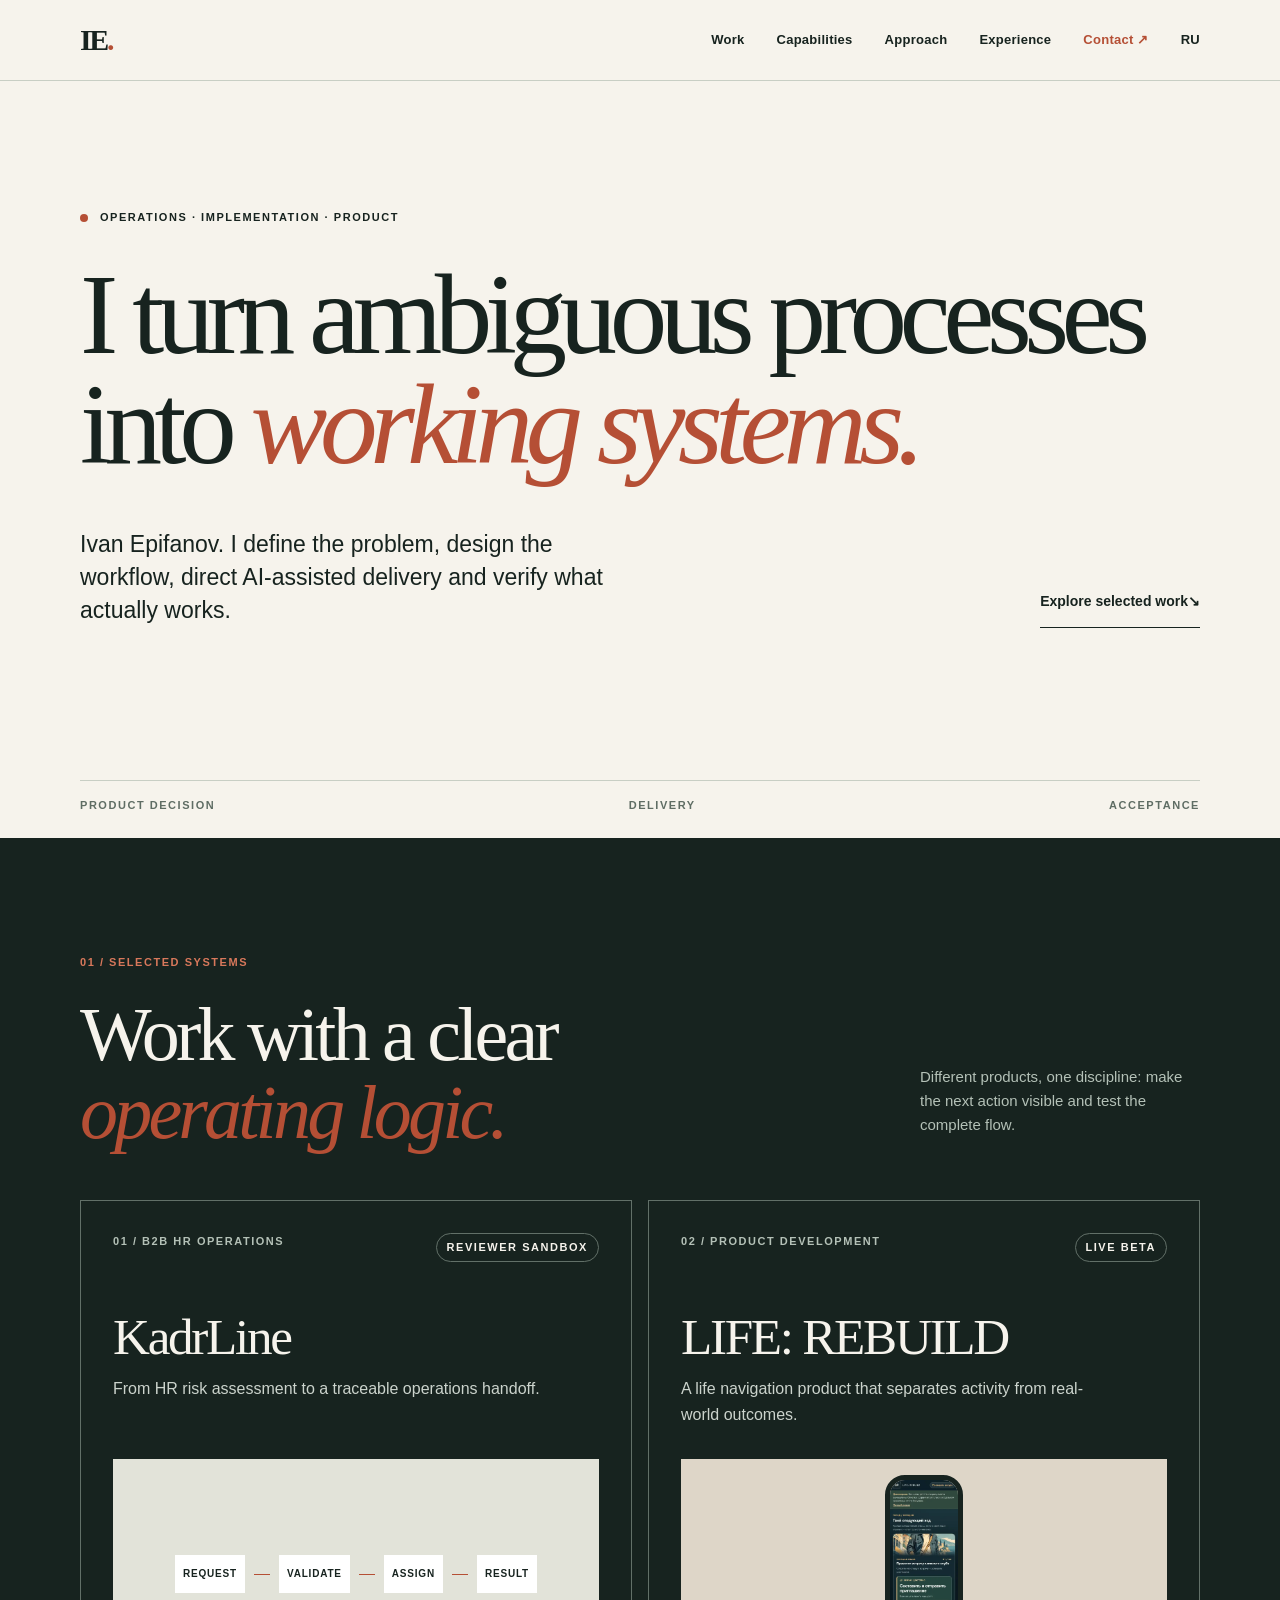
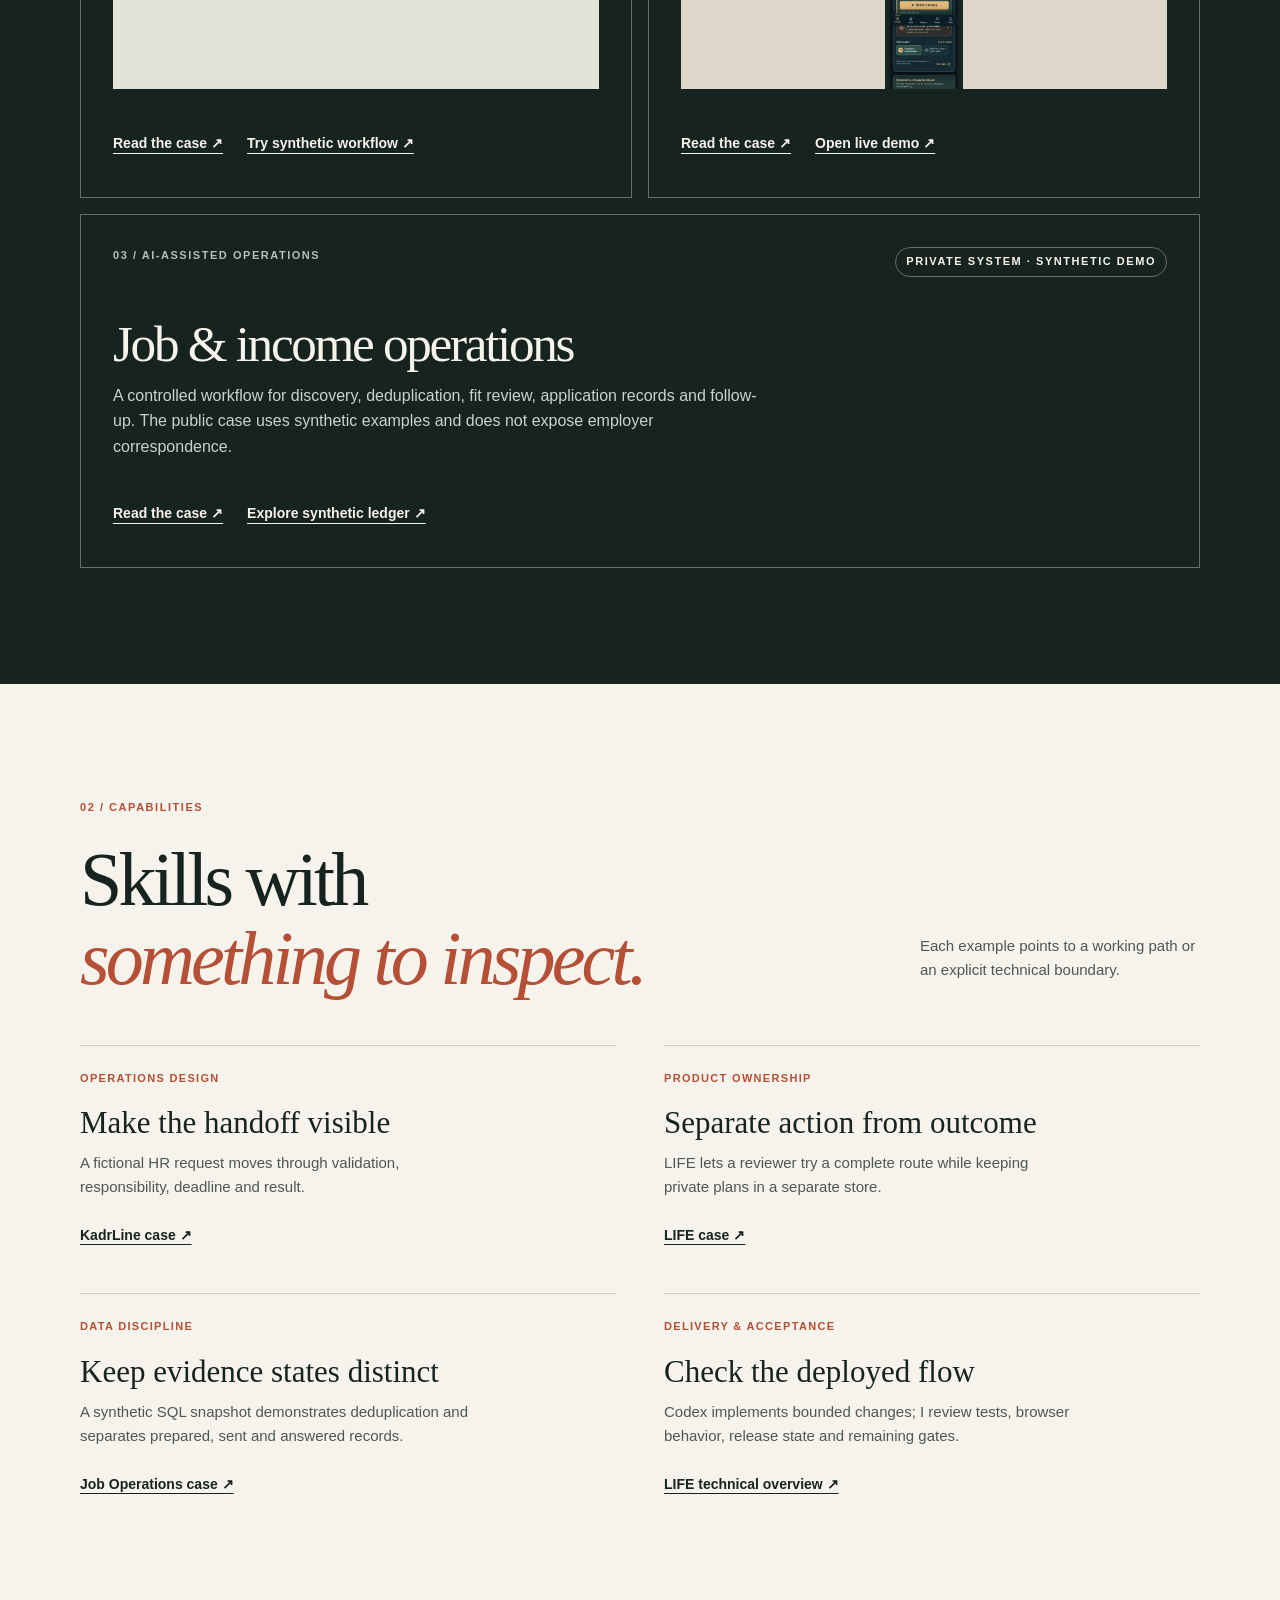
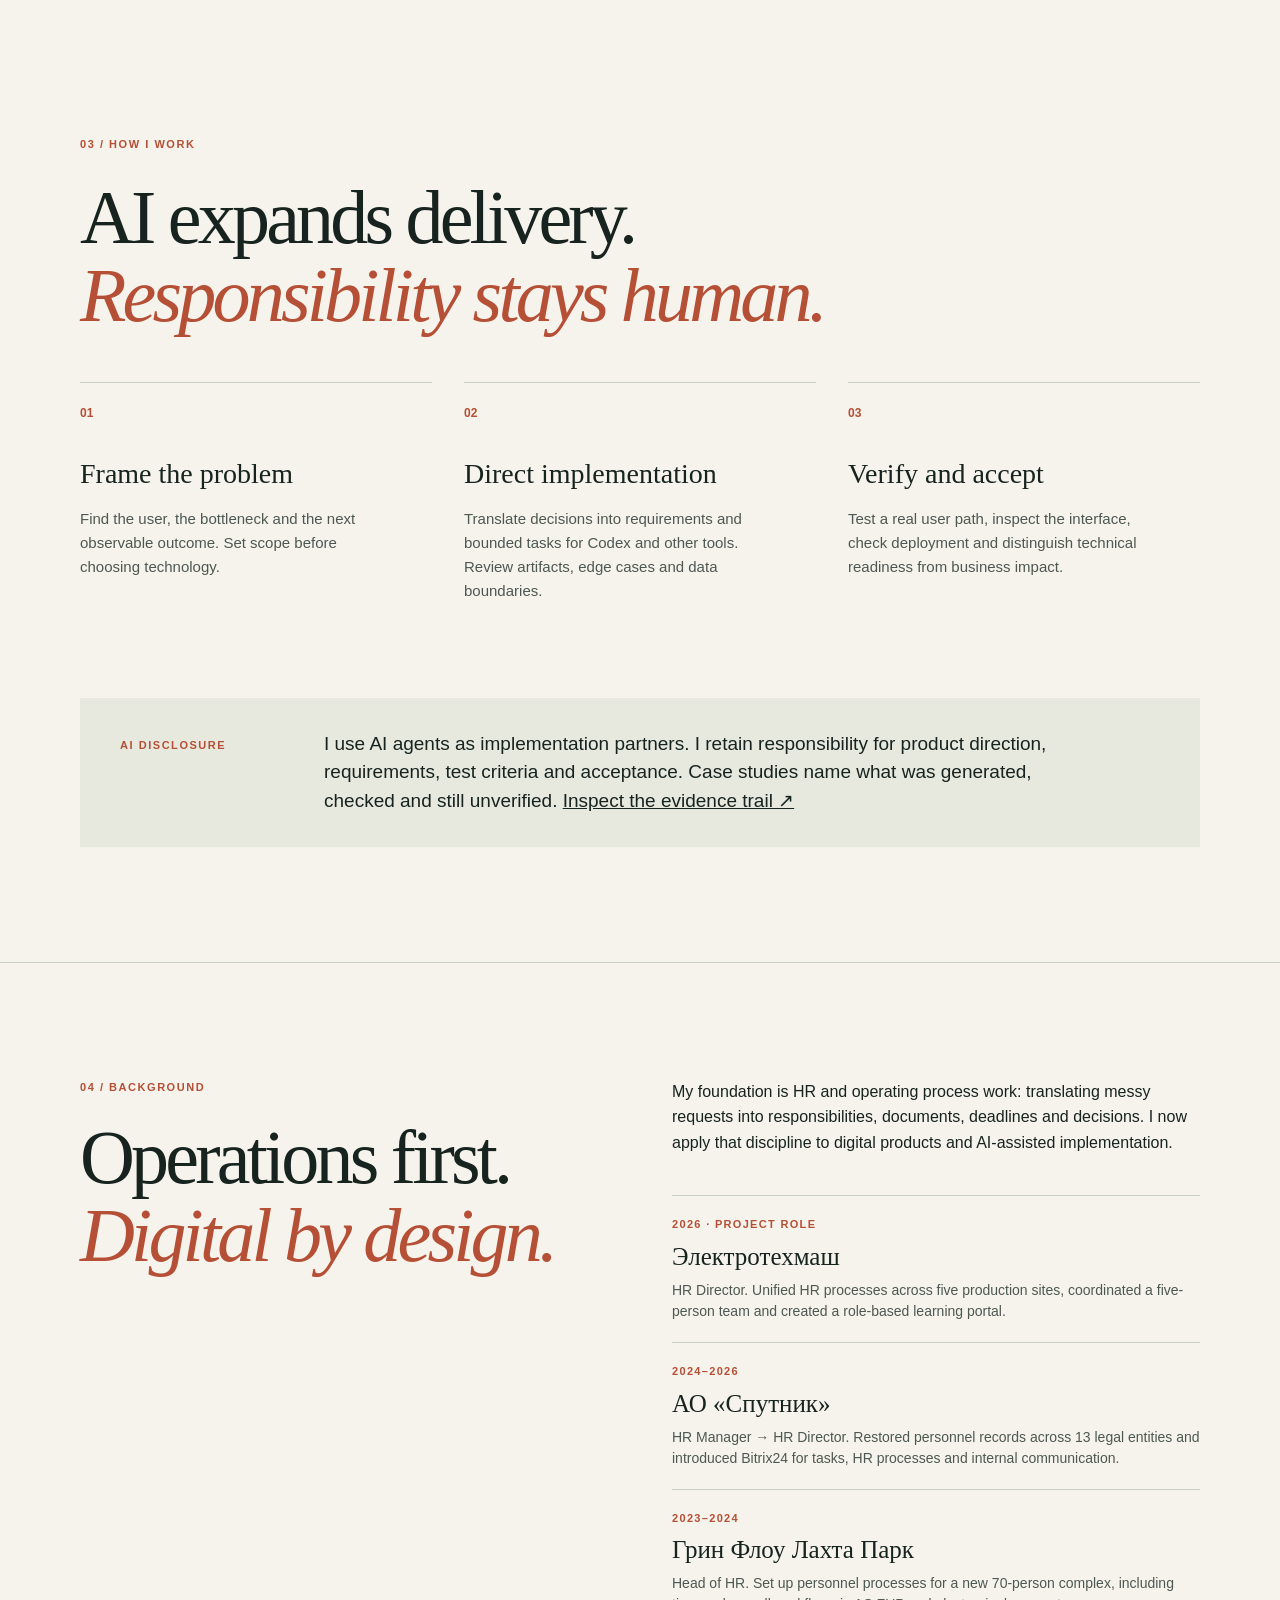
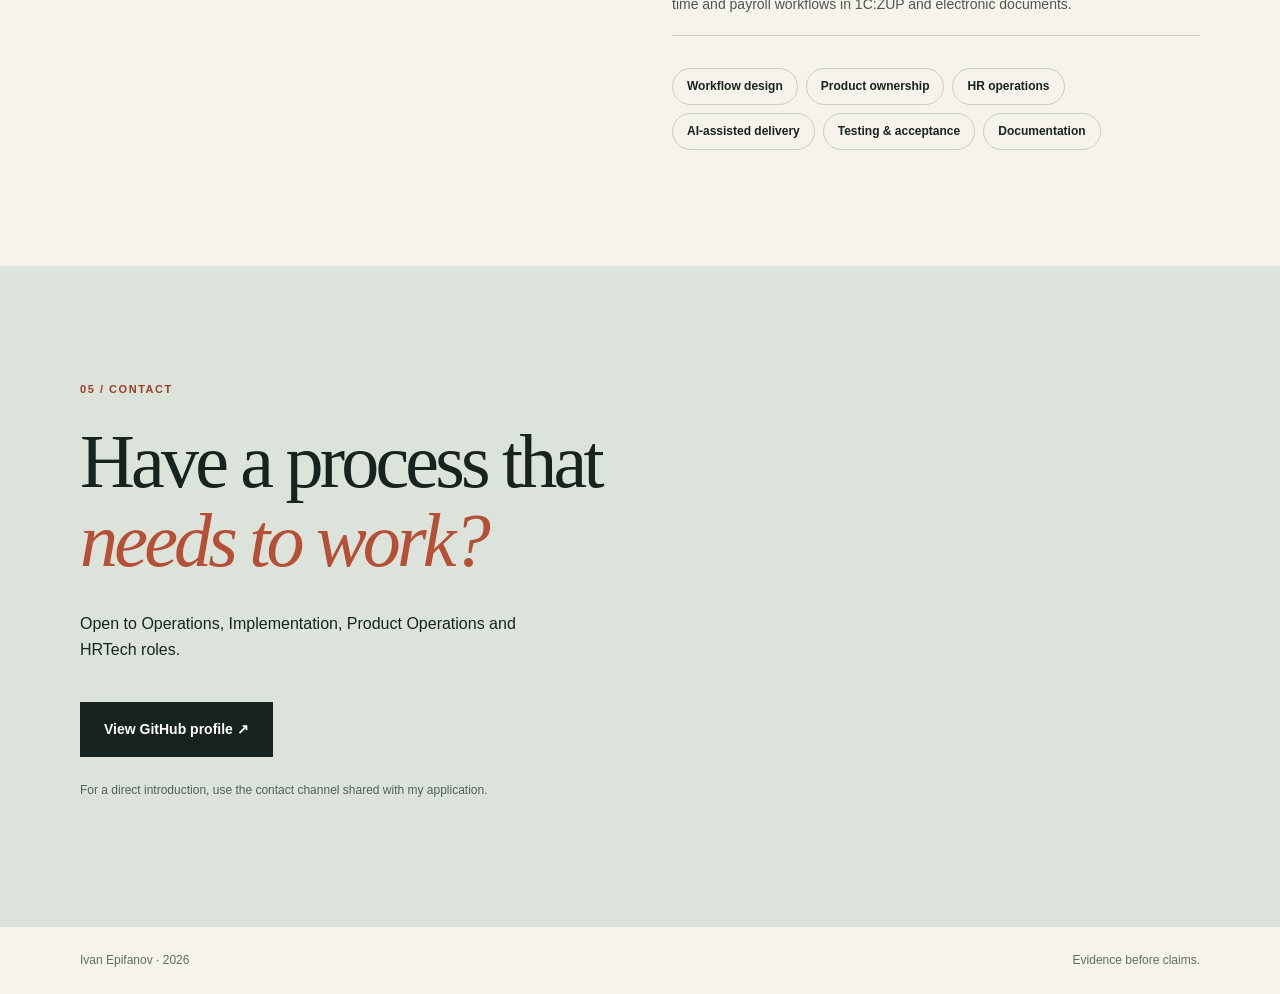
<file: index.html>
<!doctype html>
<html lang="en">
<head>
  <meta charset="utf-8">
  <meta name="viewport" content="width=device-width, initial-scale=1">
  <meta name="theme-color" content="#F6F3EC">
  <meta name="description" content="Ivan Epifanov — operations, product and AI-assisted implementation. Selected digital systems with evidence and honest scope.">
  <link rel="canonical" href="https://ejonnyss.github.io/ivan-operations-portfolio/">
  <link rel="alternate" hreflang="en" href="https://ejonnyss.github.io/ivan-operations-portfolio/">
  <link rel="alternate" hreflang="ru" href="https://ejonnyss.github.io/ivan-operations-portfolio/ru/">
  <link rel="alternate" hreflang="x-default" href="https://ejonnyss.github.io/ivan-operations-portfolio/">
  <meta property="og:type" content="website">
  <meta property="og:locale" content="en_US">
  <meta property="og:site_name" content="Ivan Epifanov — Operations × AI × Product">
  <meta property="og:title" content="Ivan Epifanov — Operations × AI × Product">
  <meta property="og:description" content="Ivan Epifanov — operations, product and AI-assisted implementation. Selected digital systems with evidence and honest scope.">
  <meta property="og:url" content="https://ejonnyss.github.io/ivan-operations-portfolio/">
  <meta property="og:image" content="https://ejonnyss.github.io/ivan-operations-portfolio/assets/social-preview.png">
  <meta property="og:image:width" content="1200">
  <meta property="og:image:height" content="630">
  <meta property="og:image:alt" content="Ivan Epifanov — Operations × AI × Product">
  <meta name="twitter:card" content="summary_large_image">
  <meta name="twitter:image" content="https://ejonnyss.github.io/ivan-operations-portfolio/assets/social-preview.png">
  <link rel="icon" href="favicon.svg" type="image/svg+xml"><title>Ivan Epifanov — Operations × AI × Product</title>
  <link rel="stylesheet" href="assets/site.css">
</head>
<body>
  <a class="skip" href="#main">Skip to content</a>
  <header class="site-header"><div class="wrap nav"><a class="brand" href="./" aria-label="Ivan Epifanov, home">IE<span class="brand-dot">.</span></a><nav aria-label="Primary"><a href="#work">Work</a><a href="#capabilities">Capabilities</a><a href="#approach">Approach</a><a href="#experience">Experience</a><a class="nav-contact" href="#contact">Contact ↗</a><a href="ru/" lang="ru" aria-label="Русская версия">RU</a></nav></div></header>
  <main id="main">
    <section class="hero wrap">
      <div class="eyebrow"><span class="status-dot"></span> Operations · Implementation · Product</div>
      <h1>I turn ambiguous processes into <em>working systems.</em></h1>
      <div class="hero-bottom"><p>Ivan Epifanov. I define the problem, design the workflow, direct AI-assisted delivery and verify what actually works.</p><a class="text-link" href="#work">Explore selected work <span aria-hidden="true">↘</span></a></div>
      <div class="hero-rule" aria-hidden="true"><span>PRODUCT DECISION</span><span>DELIVERY</span><span>ACCEPTANCE</span></div>
    </section>
    <section id="work" class="section dark-section"><div class="wrap"><div class="section-top"><div><p class="kicker">01 / Selected systems</p><h2>Work with a clear<br><em>operating logic.</em></h2></div><p class="section-note">Different products, one discipline: make the next action visible and test the complete flow.</p></div>
      <div class="case-grid">
        <article class="case-card"><div class="case-meta"><span>01 / B2B HR operations</span><span class="pill">Reviewer sandbox</span></div><h3>KadrLine</h3><p>From HR risk assessment to a traceable operations handoff.</p><div class="case-image kadrline-art" aria-hidden="true"><span>REQUEST</span><i></i><span>VALIDATE</span><i></i><span>ASSIGN</span><i></i><span>RESULT</span></div><div class="card-links"><a href="cases/kadrline.html">Read the case ↗</a><a href="demos/kadrline/">Try synthetic workflow ↗</a></div></article>
        <article class="case-card"><div class="case-meta"><span>02 / Product development</span><span class="pill">Live beta</span></div><h3>LIFE: REBUILD</h3><p>A life navigation product that separates activity from real-world outcomes.</p><div class="case-image life-art"><img src="assets/life-demo-mobile.webp" alt="LIFE: REBUILD synthetic mobile demo screen" loading="lazy"></div><div class="card-links"><a href="cases/life.html">Read the case ↗</a><a href="https://ejonnyss.github.io/life-rebuild/v3-phone-test/?demo=1" target="_blank" rel="noopener noreferrer">Open live demo ↗</a></div></article>
        <article class="case-card case-card-wide"><div class="case-meta"><span>03 / AI-assisted operations</span><span class="pill">Private system · synthetic demo</span></div><h3>Job &amp; income operations</h3><p>A controlled workflow for discovery, deduplication, fit review, application records and follow-up. The public case uses synthetic examples and does not expose employer correspondence.</p><div class="card-links"><a href="cases/job-operations.html">Read the case ↗</a><a href="demos/job-operations/">Explore synthetic ledger ↗</a></div></article>
      </div>
    </div></section>
    <section id="capabilities" class="section wrap capability-section"><div class="section-top"><div><p class="kicker">02 / Capabilities</p><h2>Skills with<br><em>something to inspect.</em></h2></div><p class="capability-intro">Each example points to a working path or an explicit technical boundary.</p></div><div class="capability-grid"><article><span>OPERATIONS DESIGN</span><h3>Make the handoff visible</h3><p>A fictional HR request moves through validation, responsibility, deadline and result.</p><a href="cases/kadrline.html">KadrLine case ↗</a></article><article><span>PRODUCT OWNERSHIP</span><h3>Separate action from outcome</h3><p>LIFE lets a reviewer try a complete route while keeping private plans in a separate store.</p><a href="cases/life.html">LIFE case ↗</a></article><article><span>DATA DISCIPLINE</span><h3>Keep evidence states distinct</h3><p>A synthetic SQL snapshot demonstrates deduplication and separates prepared, sent and answered records.</p><a href="cases/job-operations.html">Job Operations case ↗</a></article><article><span>DELIVERY &amp; ACCEPTANCE</span><h3>Check the deployed flow</h3><p>Codex implements bounded changes; I review tests, browser behavior, release state and remaining gates.</p><a href="https://github.com/Ejonnyss/ivan-operations-portfolio/blob/main/technical/life-v3.md" target="_blank" rel="noopener noreferrer">LIFE technical overview ↗</a></article></div></section>
    <section id="approach" class="section wrap"><div class="section-top"><div><p class="kicker">03 / How I work</p><h2>AI expands delivery.<br><em>Responsibility stays human.</em></h2></div></div><div class="approach-grid"><div class="numbered"><span>01</span><h3>Frame the problem</h3><p>Find the user, the bottleneck and the next observable outcome. Set scope before choosing technology.</p></div><div class="numbered"><span>02</span><h3>Direct implementation</h3><p>Translate decisions into requirements and bounded tasks for Codex and other tools. Review artifacts, edge cases and data boundaries.</p></div><div class="numbered"><span>03</span><h3>Verify and accept</h3><p>Test a real user path, inspect the interface, check deployment and distinguish technical readiness from business impact.</p></div></div><div class="disclosure"><span class="mono">AI DISCLOSURE</span><p>I use AI agents as implementation partners. I retain responsibility for product direction, requirements, test criteria and acceptance. Case studies name what was generated, checked and still unverified. <a href="https://github.com/Ejonnyss/ivan-operations-portfolio/blob/main/technical/ai-delivery-model.md" target="_blank" rel="noopener noreferrer">Inspect the evidence trail ↗</a></p></div></section>
    <section id="experience" class="section experience-section"><div class="wrap experience-grid"><div><p class="kicker">04 / Background</p><h2>Operations first.<br><em>Digital by design.</em></h2></div><div><p>My foundation is HR and operating process work: translating messy requests into responsibilities, documents, deadlines and decisions. I now apply that discipline to digital products and AI-assisted implementation.</p><div class="experience-list" aria-label="Selected professional experience"><article><span>2026 · Project role</span><h3>Электротехмаш</h3><p>HR Director. Unified HR processes across five production sites, coordinated a five-person team and created a role-based learning portal.</p></article><article><span>2024–2026</span><h3>АО «Спутник»</h3><p>HR Manager → HR Director. Restored personnel records across 13 legal entities and introduced Bitrix24 for tasks, HR processes and internal communication.</p></article><article><span>2023–2024</span><h3>Грин Флоу Лахта Парк</h3><p>Head of HR. Set up personnel processes for a new 70-person complex, including time and payroll workflows in 1C:ZUP and electronic documents.</p></article></div><div class="capabilities"><span>Workflow design</span><span>Product ownership</span><span>HR operations</span><span>AI-assisted delivery</span><span>Testing &amp; acceptance</span><span>Documentation</span></div></div></div></section>
    <section id="contact" class="contact-section"><div class="wrap"><p class="kicker">05 / Contact</p><h2>Have a process that<br><em>needs to work?</em></h2><p>Open to Operations, Implementation, Product Operations and HRTech roles.</p><a class="button" href="https://github.com/Ejonnyss" target="_blank" rel="noopener noreferrer">View GitHub profile ↗</a><p class="contact-note">For a direct introduction, use the contact channel shared with my application.</p></div></section>
  </main>
  <footer class="footer"><div class="wrap"><span>Ivan Epifanov · 2026</span><span>Evidence before claims.</span></div></footer>
</body>
</html>
</file>
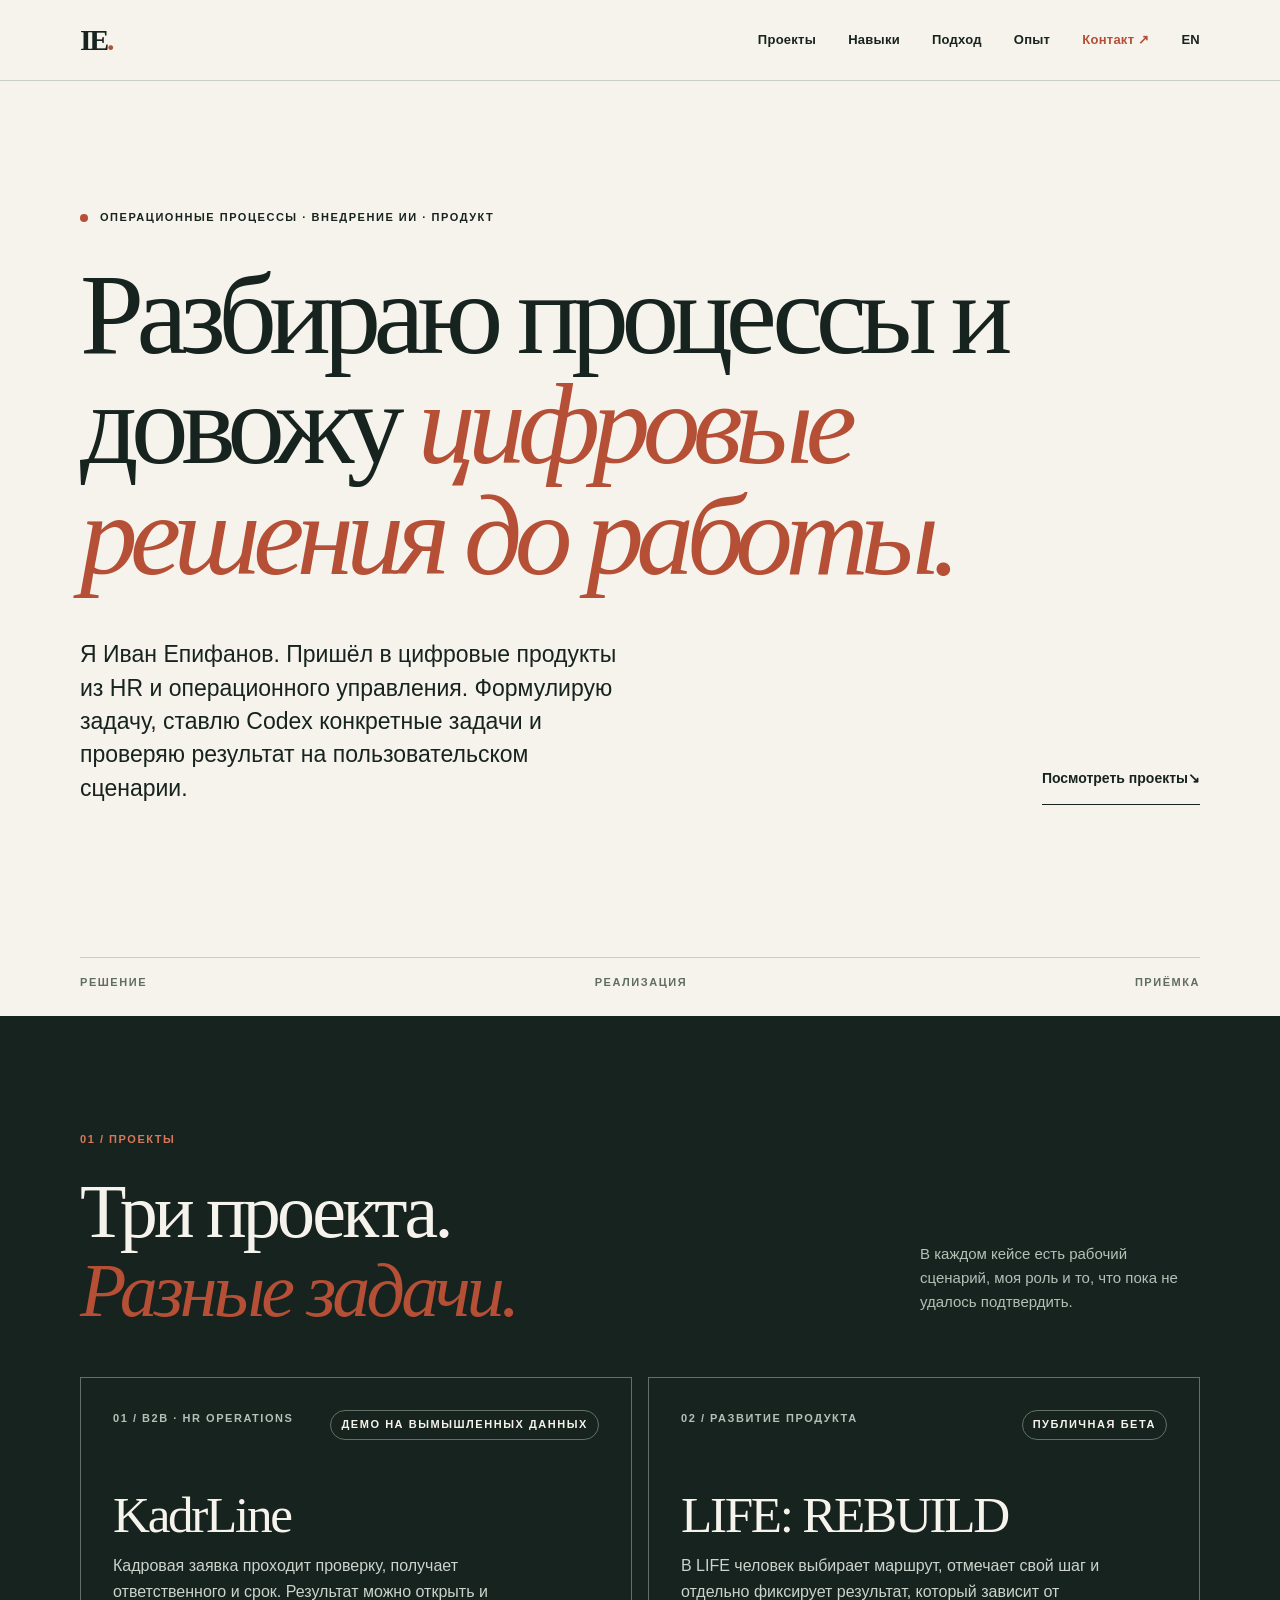
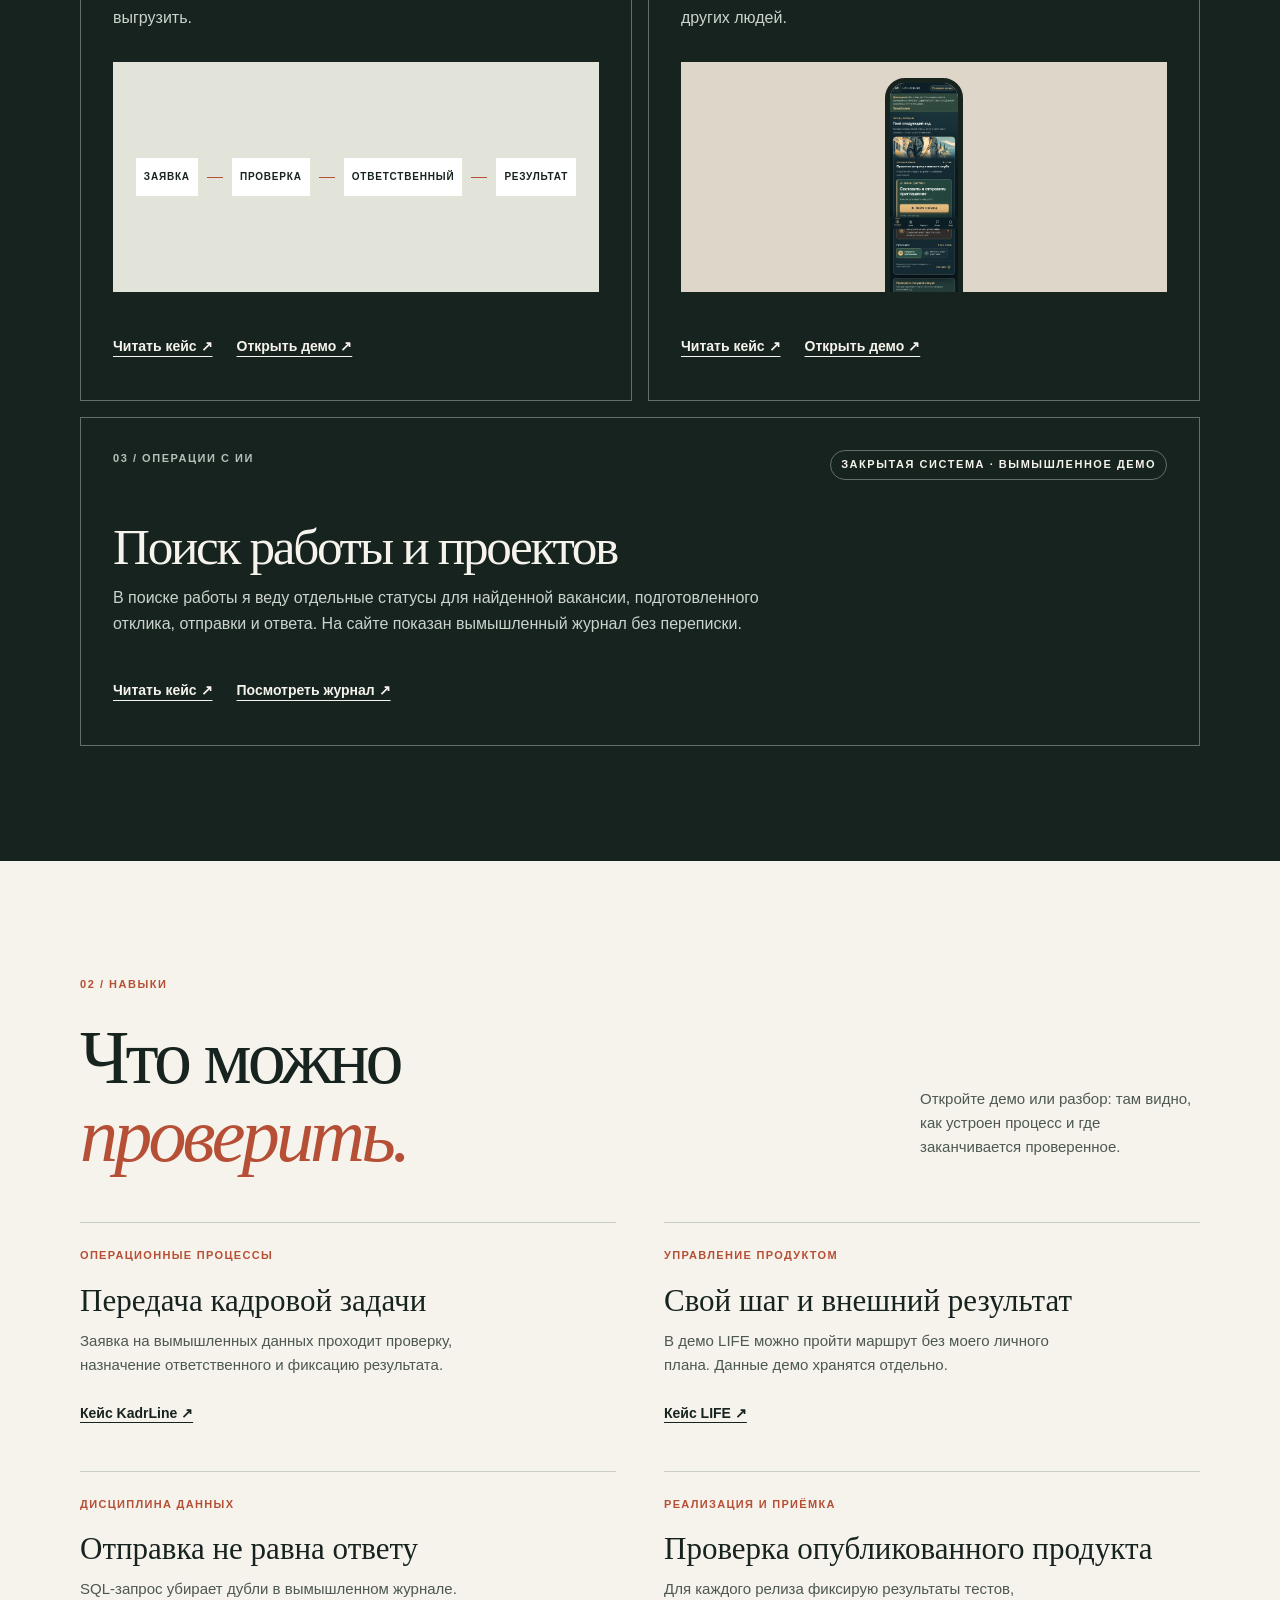
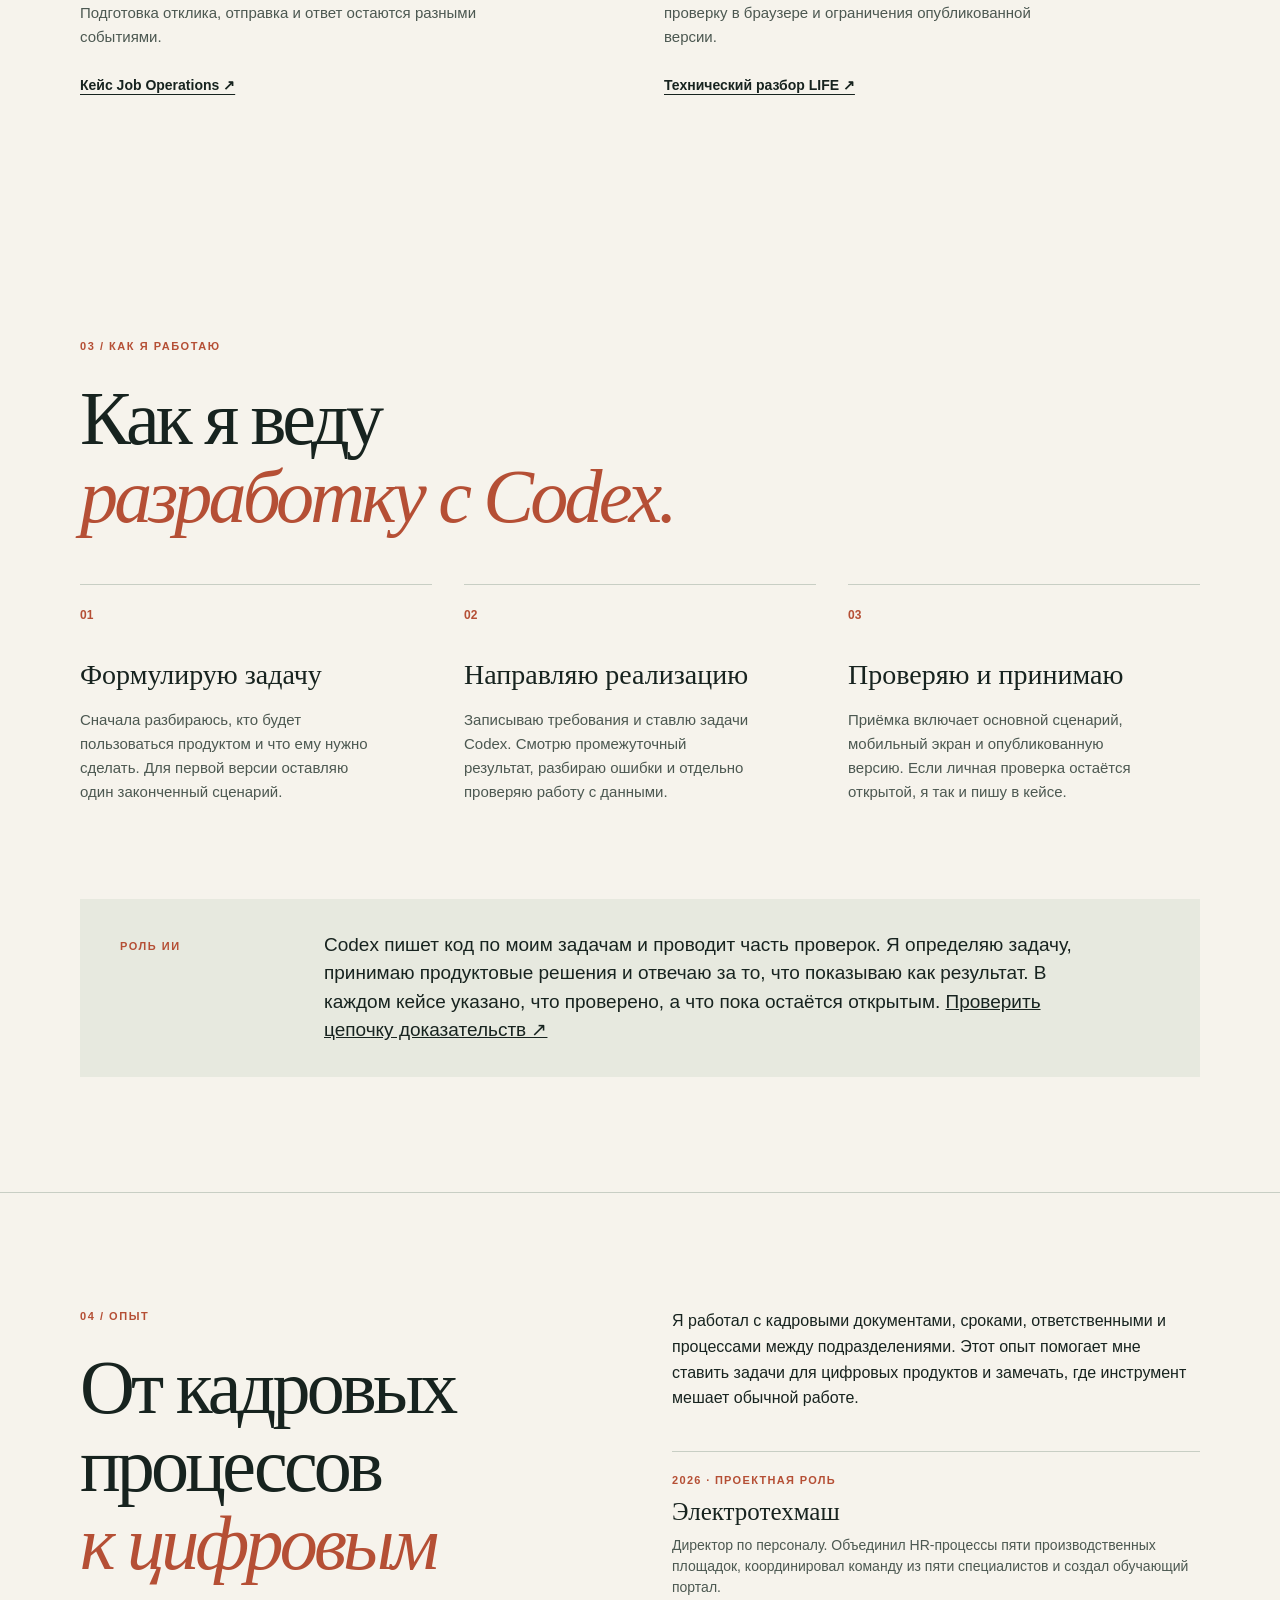
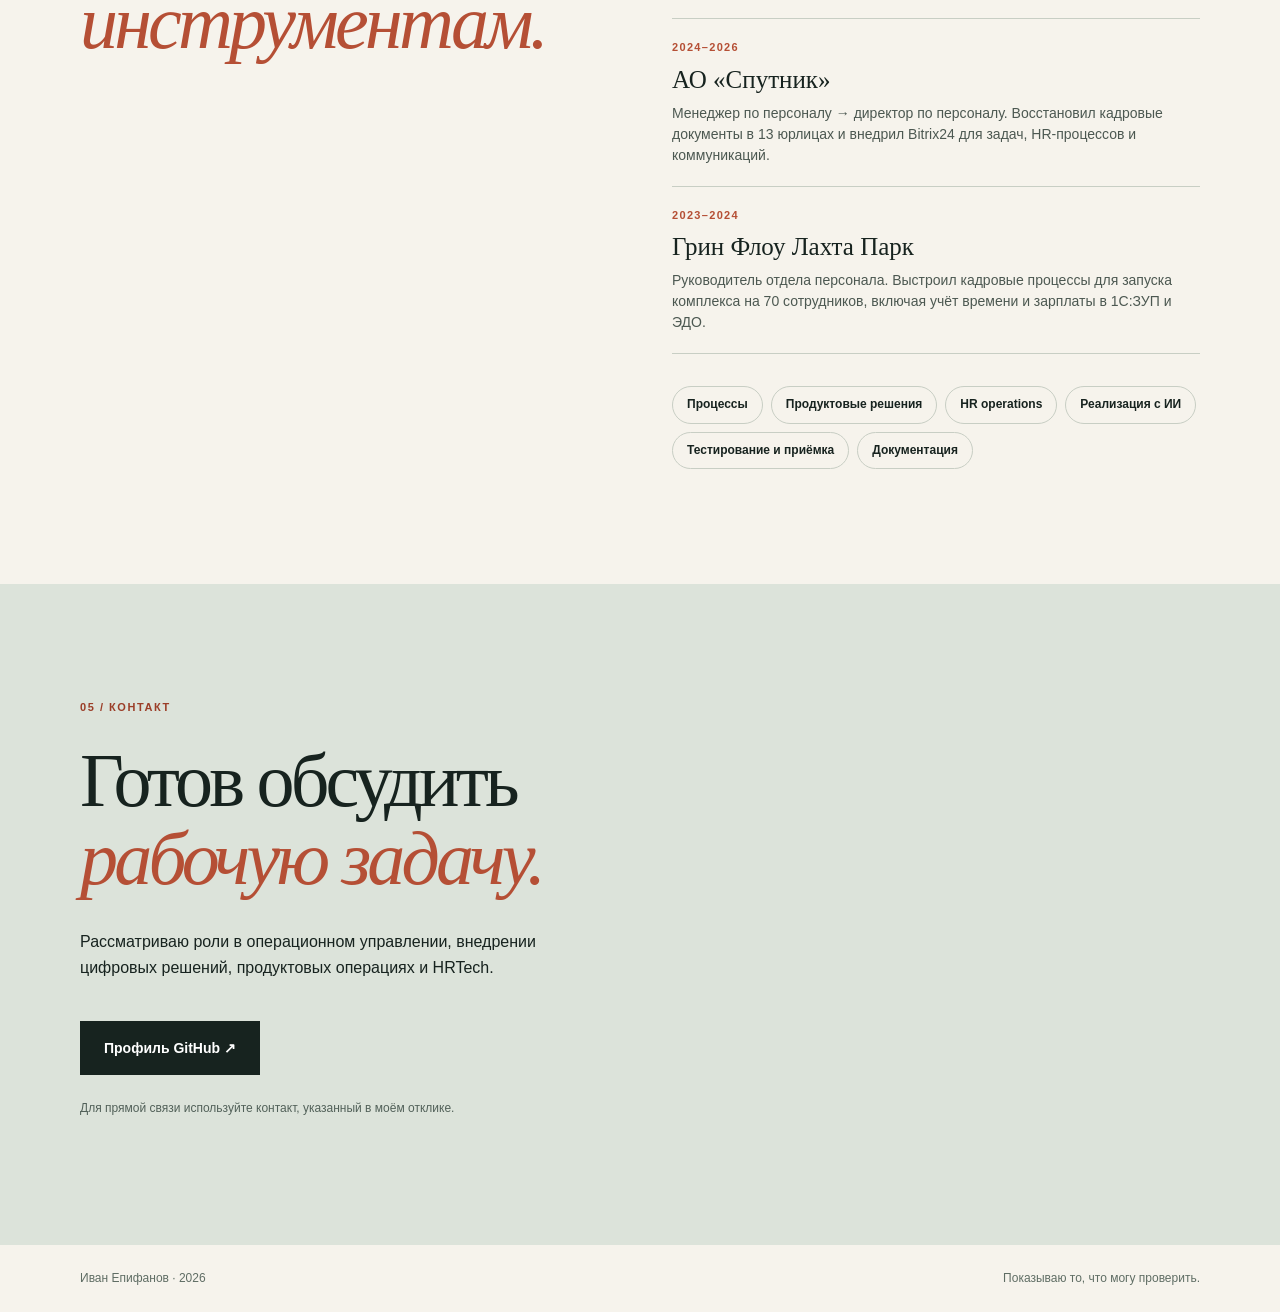
<file: ru/index.html>
<!doctype html>
<html lang="ru">
<head>
  <meta charset="utf-8">
  <meta name="viewport" content="width=device-width, initial-scale=1">
  <meta name="theme-color" content="#F6F3EC">
  <meta name="description" content="Иван Епифанов: опыт в HR и операционном управлении, цифровые продукты и внедрение ИИ. Три проекта с рабочими демо и проверками.">
  <link rel="canonical" href="https://ejonnyss.github.io/ivan-operations-portfolio/ru/">
  <link rel="alternate" hreflang="en" href="https://ejonnyss.github.io/ivan-operations-portfolio/">
  <link rel="alternate" hreflang="ru" href="https://ejonnyss.github.io/ivan-operations-portfolio/ru/">
  <link rel="alternate" hreflang="x-default" href="https://ejonnyss.github.io/ivan-operations-portfolio/">
  <meta property="og:type" content="website">
  <meta property="og:locale" content="ru_RU">
  <meta property="og:site_name" content="Ivan Epifanov — Operations × AI × Product">
  <meta property="og:title" content="Иван Епифанов — Operations × AI × Product">
  <meta property="og:description" content="Иван Епифанов: опыт в HR и операционном управлении, цифровые продукты и внедрение ИИ. Три проекта с рабочими демо и проверками.">
  <meta property="og:url" content="https://ejonnyss.github.io/ivan-operations-portfolio/ru/">
  <meta property="og:image" content="https://ejonnyss.github.io/ivan-operations-portfolio/assets/social-preview.png">
  <meta property="og:image:width" content="1200">
  <meta property="og:image:height" content="630">
  <meta property="og:image:alt" content="Ivan Epifanov — Operations × AI × Product">
  <meta name="twitter:card" content="summary_large_image">
  <meta name="twitter:image" content="https://ejonnyss.github.io/ivan-operations-portfolio/assets/social-preview.png">
  <link rel="icon" href="../favicon.svg" type="image/svg+xml">
  <link rel="stylesheet" href="../assets/site.css">
  <title>Иван Епифанов — Operations × AI × Product</title>
</head>
<body class="ru-page">
  <a class="skip" href="#main">К содержанию</a>
  <header class="site-header"><div class="wrap nav"><a class="brand" href="./" aria-label="Иван Епифанов, главная">IE<span class="brand-dot">.</span></a><nav aria-label="Основное меню"><a href="#work">Проекты</a><a href="#capabilities">Навыки</a><a href="#approach">Подход</a><a href="#experience">Опыт</a><a class="nav-contact" href="#contact">Контакт ↗</a><a href="../" lang="en" aria-label="English version">EN</a></nav></div></header>
  <main id="main">
    <section class="hero wrap">
      <div class="eyebrow"><span class="status-dot"></span> Операционные процессы · Внедрение ИИ · Продукт</div>
      <h1>Разбираю процессы и довожу <em>цифровые решения до работы.</em></h1>
      <div class="hero-bottom"><p>Я Иван Епифанов. Пришёл в цифровые продукты из HR и операционного управления. Формулирую задачу, ставлю Codex конкретные задачи и проверяю результат на пользовательском сценарии.</p><a class="text-link" href="#work">Посмотреть проекты <span aria-hidden="true">↘</span></a></div>
      <div class="hero-rule" aria-hidden="true"><span>РЕШЕНИЕ</span><span>РЕАЛИЗАЦИЯ</span><span>ПРИЁМКА</span></div>
    </section>
    <section id="work" class="section dark-section"><div class="wrap"><div class="section-top"><div><p class="kicker">01 / Проекты</p><h2>Три проекта.<br><em>Разные задачи.</em></h2></div><p class="section-note">В каждом кейсе есть рабочий сценарий, моя роль и то, что пока не удалось подтвердить.</p></div>
      <div class="case-grid">
        <article class="case-card"><div class="case-meta"><span>01 / B2B · HR operations</span><span class="pill">Демо на вымышленных данных</span></div><h3>KadrLine</h3><p>Кадровая заявка проходит проверку, получает ответственного и срок. Результат можно открыть и выгрузить.</p><div class="case-image kadrline-art" aria-hidden="true"><span>ЗАЯВКА</span><i></i><span>ПРОВЕРКА</span><i></i><span>ОТВЕТСТВЕННЫЙ</span><i></i><span>РЕЗУЛЬТАТ</span></div><div class="card-links"><a href="cases/kadrline.html">Читать кейс ↗</a><a href="../demos/kadrline/ru/">Открыть демо ↗</a></div></article>
        <article class="case-card"><div class="case-meta"><span>02 / Развитие продукта</span><span class="pill">Публичная бета</span></div><h3>LIFE: REBUILD</h3><p>В LIFE человек выбирает маршрут, отмечает свой шаг и отдельно фиксирует результат, который зависит от других людей.</p><div class="case-image life-art"><img src="../assets/life-demo-mobile.webp" alt="LIFE: REBUILD — вымышленный маршрут на экране телефона" loading="lazy"></div><div class="card-links"><a href="cases/life.html">Читать кейс ↗</a><a href="https://ejonnyss.github.io/life-rebuild/v3-phone-test/?demo=1" target="_blank" rel="noopener noreferrer">Открыть демо ↗</a></div></article>
        <article class="case-card case-card-wide"><div class="case-meta"><span>03 / Операции с ИИ</span><span class="pill">Закрытая система · вымышленное демо</span></div><h3>Поиск работы и проектов</h3><p>В поиске работы я веду отдельные статусы для найденной вакансии, подготовленного отклика, отправки и ответа. На сайте показан вымышленный журнал без переписки.</p><div class="card-links"><a href="cases/job-operations.html">Читать кейс ↗</a><a href="../demos/job-operations/ru/">Посмотреть журнал ↗</a></div></article>
      </div>
    </div></section>
    <section id="capabilities" class="section wrap capability-section"><div class="section-top"><div><p class="kicker">02 / Навыки</p><h2>Что можно<br><em>проверить.</em></h2></div><p class="capability-intro">Откройте демо или разбор: там видно, как устроен процесс и где заканчивается проверенное.</p></div><div class="capability-grid"><article><span>ОПЕРАЦИОННЫЕ ПРОЦЕССЫ</span><h3>Передача кадровой задачи</h3><p>Заявка на вымышленных данных проходит проверку, назначение ответственного и фиксацию результата.</p><a href="cases/kadrline.html">Кейс KadrLine ↗</a></article><article><span>УПРАВЛЕНИЕ ПРОДУКТОМ</span><h3>Свой шаг и внешний результат</h3><p>В демо LIFE можно пройти маршрут без моего личного плана. Данные демо хранятся отдельно.</p><a href="cases/life.html">Кейс LIFE ↗</a></article><article><span>ДИСЦИПЛИНА ДАННЫХ</span><h3>Отправка не равна ответу</h3><p>SQL-запрос убирает дубли в вымышленном журнале. Подготовка отклика, отправка и ответ остаются разными событиями.</p><a href="cases/job-operations.html">Кейс Job Operations ↗</a></article><article><span>РЕАЛИЗАЦИЯ И ПРИЁМКА</span><h3>Проверка опубликованного продукта</h3><p>Для каждого релиза фиксирую результаты тестов, проверку в браузере и ограничения опубликованной версии.</p><a href="https://github.com/Ejonnyss/ivan-operations-portfolio/blob/main/technical/life-v3.ru.md" target="_blank" rel="noopener noreferrer">Технический разбор LIFE ↗</a></article></div></section>
    <section id="approach" class="section wrap"><div class="section-top"><div><p class="kicker">03 / Как я работаю</p><h2>Как я веду<br><em>разработку с Codex.</em></h2></div></div><div class="approach-grid"><div class="numbered"><span>01</span><h3>Формулирую задачу</h3><p>Сначала разбираюсь, кто будет пользоваться продуктом и что ему нужно сделать. Для первой версии оставляю один законченный сценарий.</p></div><div class="numbered"><span>02</span><h3>Направляю реализацию</h3><p>Записываю требования и ставлю задачи Codex. Смотрю промежуточный результат, разбираю ошибки и отдельно проверяю работу с данными.</p></div><div class="numbered"><span>03</span><h3>Проверяю и принимаю</h3><p>Приёмка включает основной сценарий, мобильный экран и опубликованную версию. Если личная проверка остаётся открытой, я так и пишу в кейсе.</p></div></div><div class="disclosure"><span class="mono">РОЛЬ ИИ</span><p>Codex пишет код по моим задачам и проводит часть проверок. Я определяю задачу, принимаю продуктовые решения и отвечаю за то, что показываю как результат. В каждом кейсе указано, что проверено, а что пока остаётся открытым. <a href="https://github.com/Ejonnyss/ivan-operations-portfolio/blob/main/technical/ai-delivery-model.ru.md" target="_blank" rel="noopener noreferrer">Проверить цепочку доказательств ↗</a></p></div></section>
    <section id="experience" class="section experience-section"><div class="wrap experience-grid"><div><p class="kicker">04 / Опыт</p><h2>От кадровых процессов<br><em>к цифровым инструментам.</em></h2></div><div><p>Я работал с кадровыми документами, сроками, ответственными и процессами между подразделениями. Этот опыт помогает мне ставить задачи для цифровых продуктов и замечать, где инструмент мешает обычной работе.</p><div class="experience-list" aria-label="Выбранный профессиональный опыт"><article><span>2026 · Проектная роль</span><h3>Электротехмаш</h3><p>Директор по персоналу. Объединил HR-процессы пяти производственных площадок, координировал команду из пяти специалистов и создал обучающий портал.</p></article><article><span>2024–2026</span><h3>АО «Спутник»</h3><p>Менеджер по персоналу → директор по персоналу. Восстановил кадровые документы в 13 юрлицах и внедрил Bitrix24 для задач, HR-процессов и коммуникаций.</p></article><article><span>2023–2024</span><h3>Грин Флоу Лахта Парк</h3><p>Руководитель отдела персонала. Выстроил кадровые процессы для запуска комплекса на 70 сотрудников, включая учёт времени и зарплаты в 1С:ЗУП и ЭДО.</p></article></div><div class="capabilities"><span>Процессы</span><span>Продуктовые решения</span><span>HR operations</span><span>Реализация с ИИ</span><span>Тестирование и приёмка</span><span>Документация</span></div></div></div></section>
    <section id="contact" class="contact-section"><div class="wrap"><p class="kicker">05 / Контакт</p><h2>Готов обсудить<br><em>рабочую задачу.</em></h2><p>Рассматриваю роли в операционном управлении, внедрении цифровых решений, продуктовых операциях и HRTech.</p><a class="button" href="https://github.com/Ejonnyss" target="_blank" rel="noopener noreferrer">Профиль GitHub ↗</a><p class="contact-note">Для прямой связи используйте контакт, указанный в моём отклике.</p></div></section>
  </main>
  <footer class="footer"><div class="wrap"><span>Иван Епифанов · 2026</span><span>Показываю то, что могу проверить.</span></div></footer>
</body>
</html>
</file>
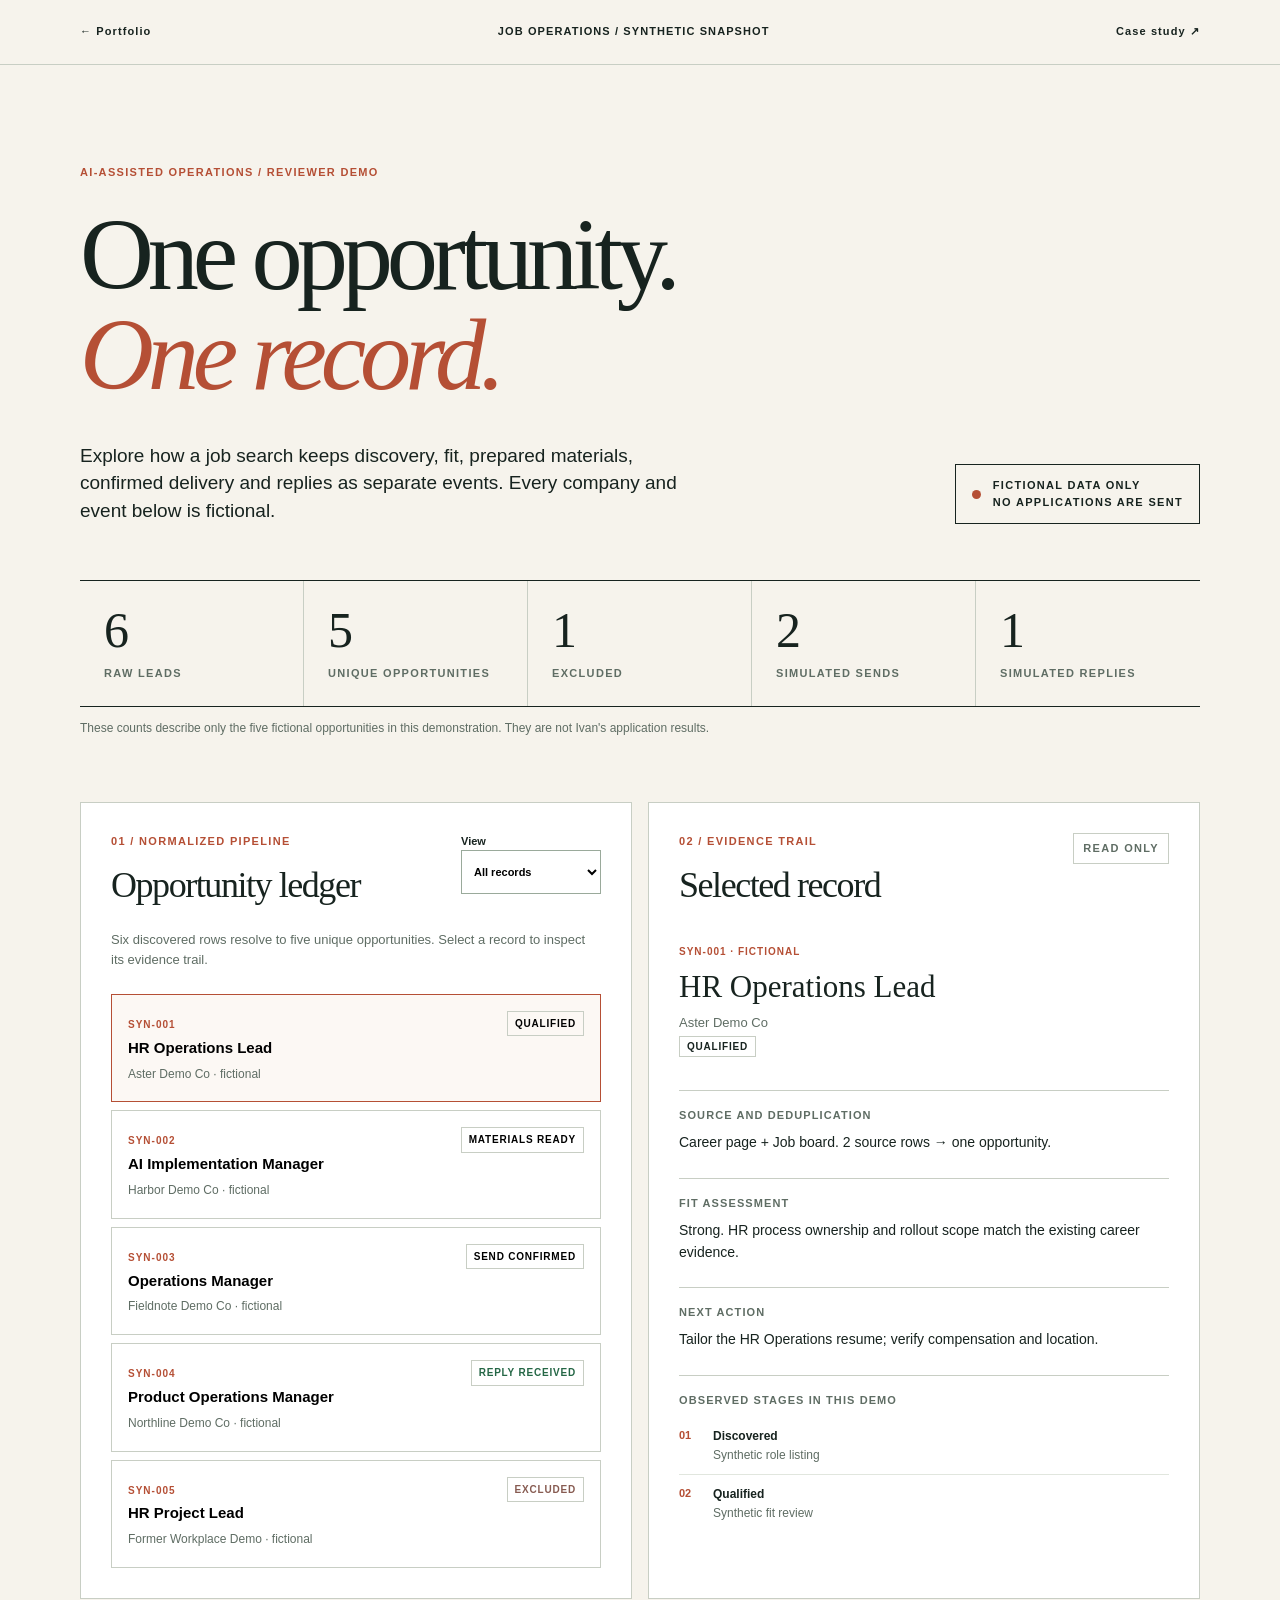
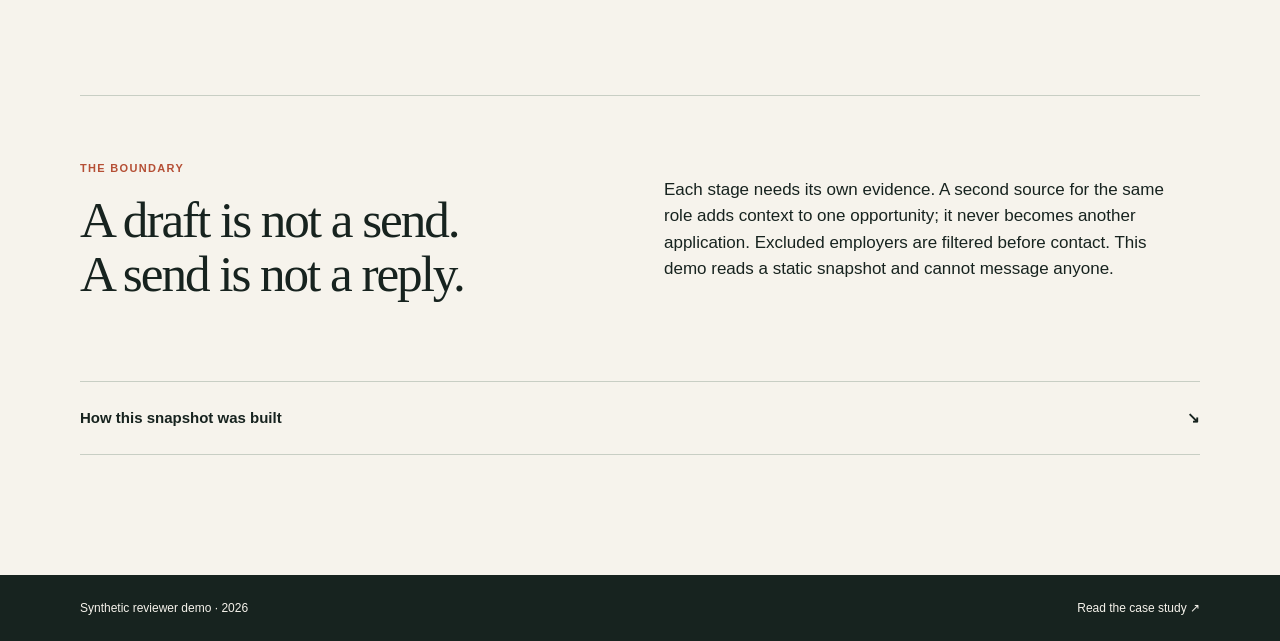
<file: demos/job-operations/index.html>
<!doctype html>
<html lang="en"><head><meta charset="utf-8"><meta name="viewport" content="width=device-width, initial-scale=1"><meta name="theme-color" content="#f6f3ec"><meta name="description" content="A read-only, synthetic Job Operations snapshot showing deduplication, evidence states and SQL reporting."><meta name="robots" content="noindex,follow"><link rel="icon" href="../../favicon.svg" type="image/svg+xml"><title>Job Operations — synthetic ledger</title><link rel="stylesheet" href="demo.css"></head><body>
<a class="skip" href="#main">Skip to ledger</a>
<header class="top"><div class="wrap top-inner"><a href="../../">← Portfolio</a><span>JOB OPERATIONS / SYNTHETIC SNAPSHOT</span><a href="../../cases/job-operations.html">Case study ↗</a></div></header>
<main id="main" class="wrap">
  <section class="hero"><p class="kicker">AI-ASSISTED OPERATIONS / REVIEWER DEMO</p><h1>One opportunity.<br><em>One record.</em></h1><div class="hero-bottom"><p>Explore how a job search keeps discovery, fit, prepared materials, confirmed delivery and replies as separate events. Every company and event below is fictional.</p><div class="dataset-badge"><span class="dot"></span><span>FICTIONAL DATA ONLY<br>NO APPLICATIONS ARE SENT</span></div></div></section>
  <section class="stats" aria-label="Synthetic sample counts"><div><strong id="raw-count">—</strong><span>raw leads</span></div><div><strong id="unique-count">—</strong><span>unique opportunities</span></div><div><strong id="excluded-count">—</strong><span>excluded</span></div><div><strong id="sent-count">—</strong><span>simulated sends</span></div><div><strong id="reply-count">—</strong><span>simulated replies</span></div></section>
  <p class="stats-note">These counts describe only the five fictional opportunities in this demonstration. They are not Ivan's application results.</p>
  <div class="workarea"><section class="ledger" aria-labelledby="ledger-heading"><div class="panel-heading"><div><p class="overline">01 / NORMALIZED PIPELINE</p><h2 id="ledger-heading">Opportunity ledger</h2></div><label for="stage-filter">View<select id="stage-filter"><option value="all">All records</option><option value="active">Eligible</option><option value="sent">Simulated send</option><option value="replied">Simulated reply</option><option value="excluded">Excluded</option></select></label></div><p class="panel-help">Six discovered rows resolve to five unique opportunities. Select a record to inspect its evidence trail.</p><p id="load-state" role="status" aria-live="polite">Loading synthetic snapshot…</p><div id="records" class="records"></div><p id="filter-empty" class="filter-empty" hidden>No records in this view.</p></section>
  <section class="detail" aria-labelledby="detail-heading"><div class="panel-heading"><div><p class="overline">02 / EVIDENCE TRAIL</p><h2 id="detail-heading">Selected record</h2></div><span class="readonly">READ ONLY</span></div><div id="detail-content"><p class="placeholder">Select a fictional opportunity to inspect its next action and status evidence.</p></div></section></div>
  <section class="principles"><div><p class="overline">THE BOUNDARY</p><h2>A draft is not a send.<br>A send is not a reply.</h2></div><p>Each stage needs its own evidence. A second source for the same role adds context to one opportunity; it never becomes another application. Excluded employers are filtered before contact. This demo reads a static snapshot and cannot message anyone.</p></section>
  <details class="method"><summary>How this snapshot was built <span aria-hidden="true">↘</span></summary><div><p>The public repository contains six synthetic source rows and a separate event table. A Python script loads them into an in-memory SQLite database. SQL uses <code>ROW_NUMBER() OVER (PARTITION BY opportunity_id)</code> to select one canonical record, then joins the latest evidence event to derive the displayed state and counts. The script refuses non-synthetic IDs, real-looking companies, URLs and email addresses. The browser reads only the generated JSON; it cannot access the production CRM.</p><p>Codex wrote the generator, SQL and interface. Ivan's portfolio claim is process design, AI direction and acceptance of the evidence boundaries, not independent SQL engineering.</p><a href="https://github.com/Ejonnyss/ivan-operations-portfolio/tree/main/demos/job-operations" target="_blank" rel="noopener noreferrer">Inspect the public demo source ↗</a></div></details>
</main><footer><div class="wrap"><span>Synthetic reviewer demo · 2026</span><a href="../../cases/job-operations.html">Read the case study ↗</a></div></footer><script src="demo.js" defer></script></body></html>
</file>
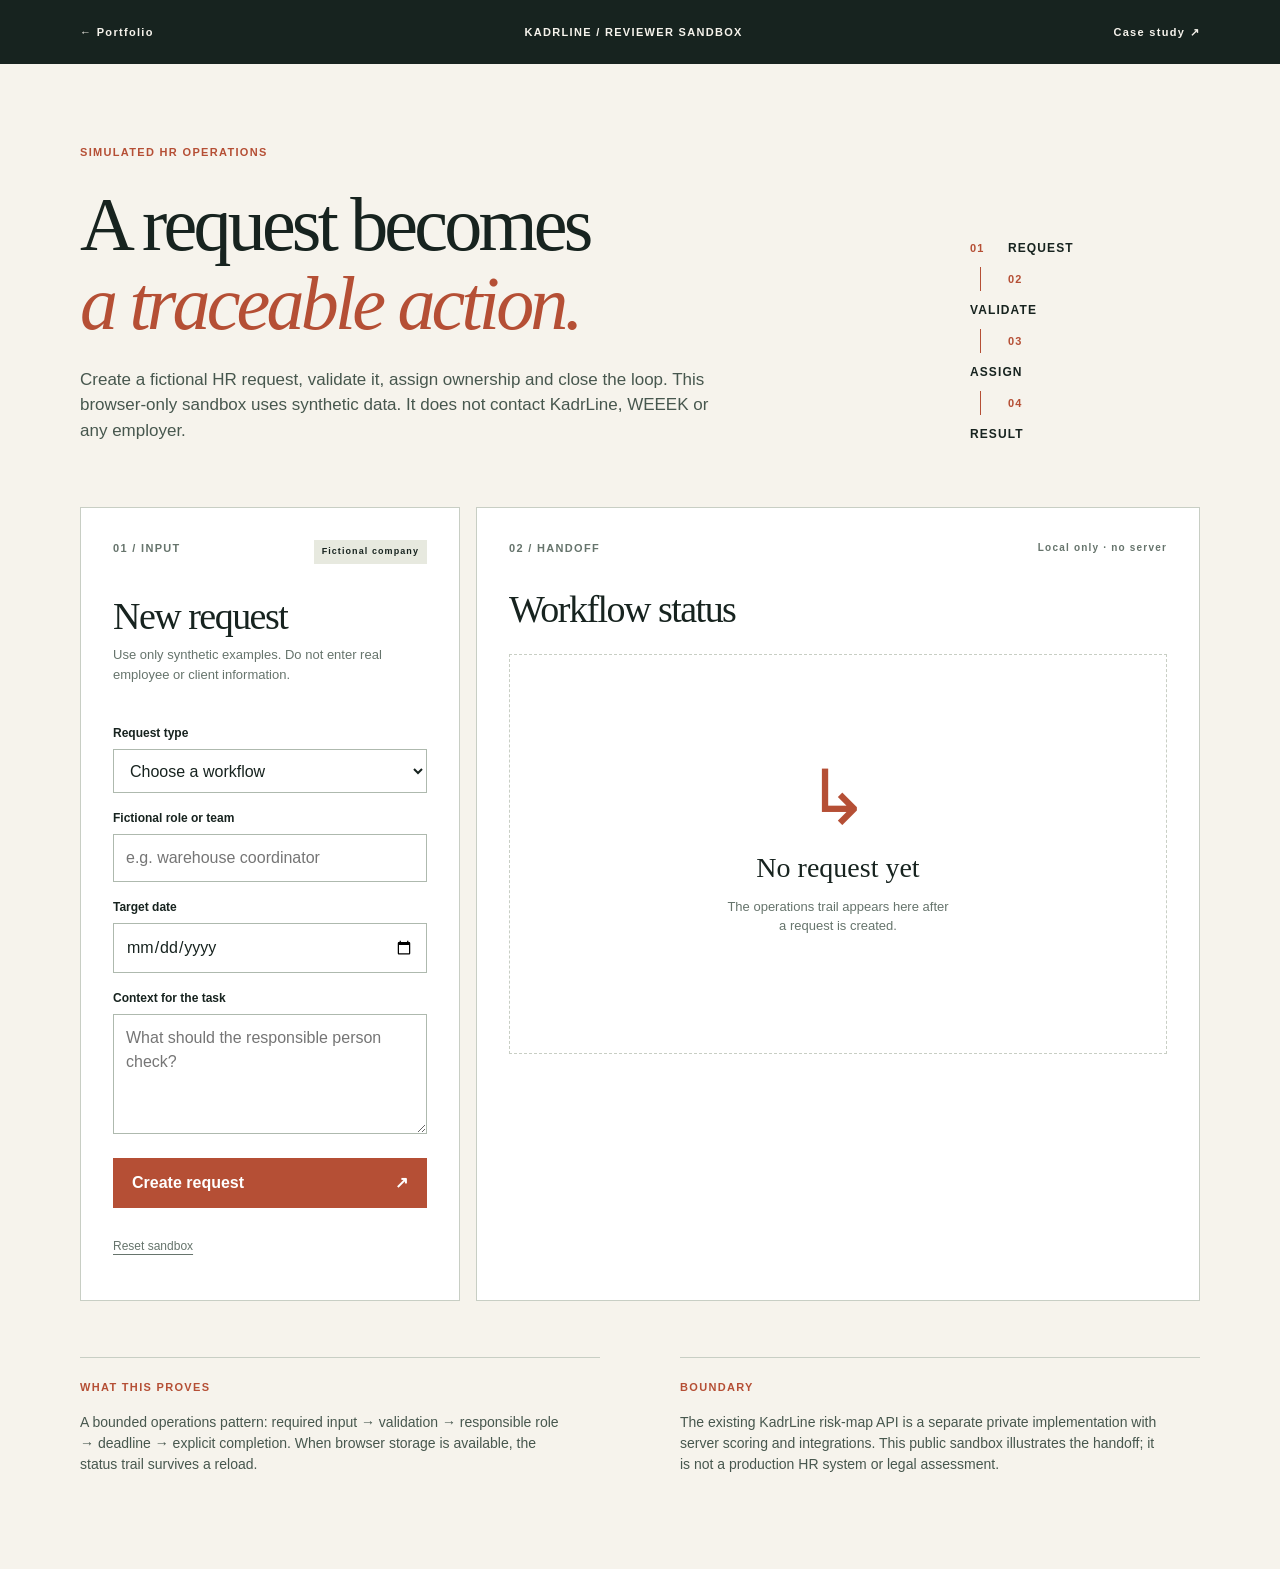
<file: demos/kadrline/index.html>
<!doctype html>
<html lang="en"><head><meta charset="utf-8"><meta name="viewport" content="width=device-width, initial-scale=1"><meta name="theme-color" content="#17231f"><meta name="description" content="KadrLine synthetic HR operations workflow demo. No real employee or company data."><meta name="robots" content="noindex,follow"><link rel="icon" href="../../favicon.svg" type="image/svg+xml"><title>KadrLine — synthetic operations workflow</title><link rel="stylesheet" href="demo.css"></head><body>
<a class="skip" href="#main">Skip to workflow</a>
<header class="top"><div class="wrap"><a href="../../" class="back">← Portfolio</a><span>KADRLINE / REVIEWER SANDBOX</span><a href="../../cases/kadrline.html">Case study ↗</a></div></header>
<main id="main" class="wrap">
  <section class="intro"><div><p class="kicker">SIMULATED HR OPERATIONS</p><h1>A request becomes<br><em>a traceable action.</em></h1><p class="lede">Create a fictional HR request, validate it, assign ownership and close the loop. This browser-only sandbox uses synthetic data. It does not contact KadrLine, WEEEK or any employer.</p></div><div class="signal"><span>01</span><strong>REQUEST</strong><i></i><span>02</span><strong>VALIDATE</strong><i></i><span>03</span><strong>ASSIGN</strong><i></i><span>04</span><strong>RESULT</strong></div></section>
  <div class="workspace"><section class="panel input-panel" aria-labelledby="form-title"><div class="panel-top"><span class="overline">01 / INPUT</span><span class="demo-badge">Fictional company</span></div><h2 id="form-title">New request</h2><p class="sub">Use only synthetic examples. Do not enter real employee or client information.</p><form id="request-form" novalidate><label for="request-type">Request type</label><select id="request-type" required><option value="">Choose a workflow</option><option value="onboarding">New employee onboarding</option><option value="deadline">Document deadline</option><option value="role-change">Role change</option></select><label for="role">Fictional role or team</label><input id="role" maxlength="60" placeholder="e.g. warehouse coordinator" required><label for="due-date">Target date</label><input id="due-date" type="date" required><label for="note">Context for the task</label><textarea id="note" rows="4" maxlength="220" placeholder="What should the responsible person check?" required></textarea><p id="form-error" class="error" role="alert" hidden></p><button class="primary" type="submit">Create request <span aria-hidden="true">↗</span></button></form><button class="reset" id="reset" type="button">Reset sandbox</button></section>
  <section class="panel flow-panel" aria-labelledby="flow-title"><div class="panel-top"><span class="overline">02 / HANDOFF</span><span id="save-status" class="save-status" role="status" aria-live="polite">Local only · no server</span></div><h2 id="flow-title">Workflow status</h2><div id="empty" class="empty"><div class="empty-mark">↳</div><h3>No request yet</h3><p>The operations trail appears here after a request is created.</p></div><div id="flow" hidden><div class="request-summary"><span id="request-id" class="overline"></span><h3 id="summary-title"></h3><p id="summary-note"></p></div><ol class="steps" id="steps"></ol><div class="next-action" id="next-action"></div><div class="action-row"><button class="primary" type="button" id="advance"></button><button class="secondary" type="button" id="download">Download demo record ↓</button></div></div></section></div>
  <section class="details"><div><span class="overline">WHAT THIS PROVES</span><p>A bounded operations pattern: required input → validation → responsible role → deadline → explicit completion. When browser storage is available, the status trail survives a reload.</p></div><div><span class="overline">BOUNDARY</span><p>The existing KadrLine risk-map API is a separate private implementation with server scoring and integrations. This public sandbox illustrates the handoff; it is not a production HR system or legal assessment.</p></div></section>
</main><script src="demo.js" defer></script></body></html>
</file>
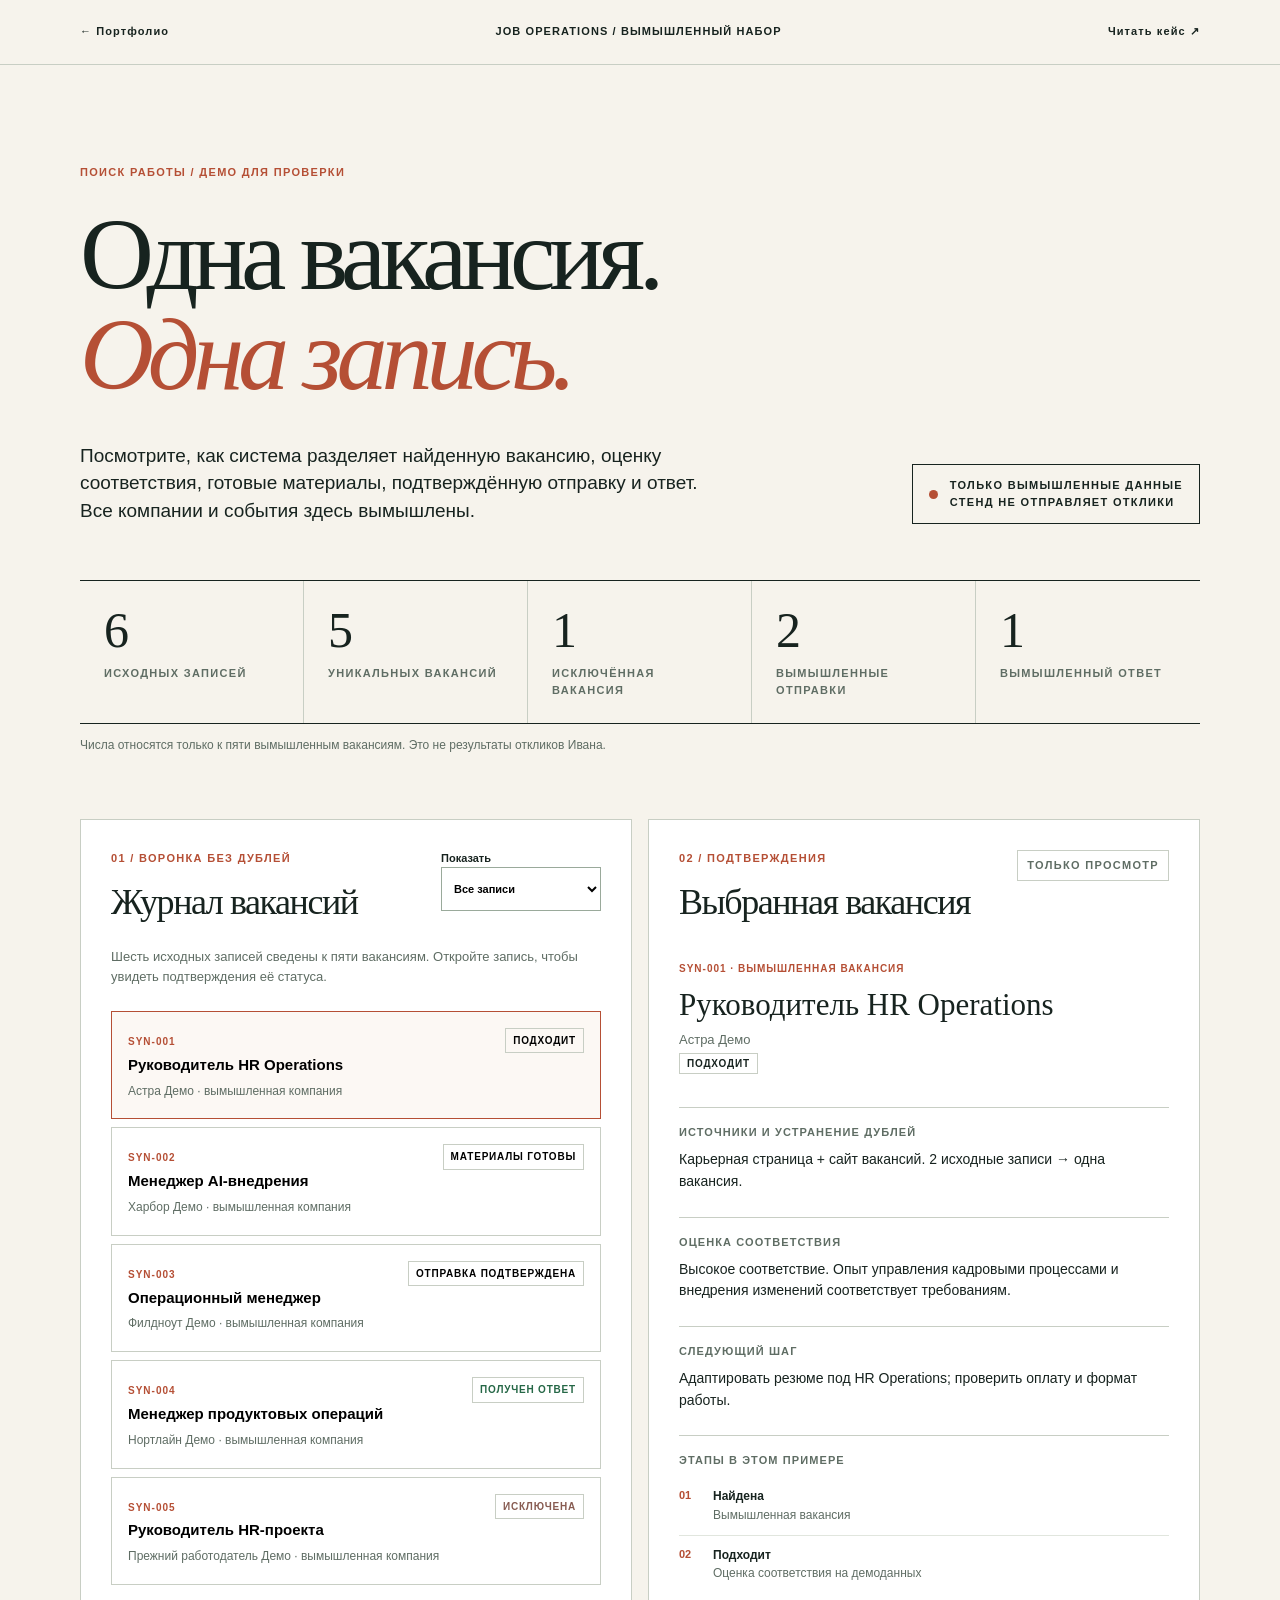
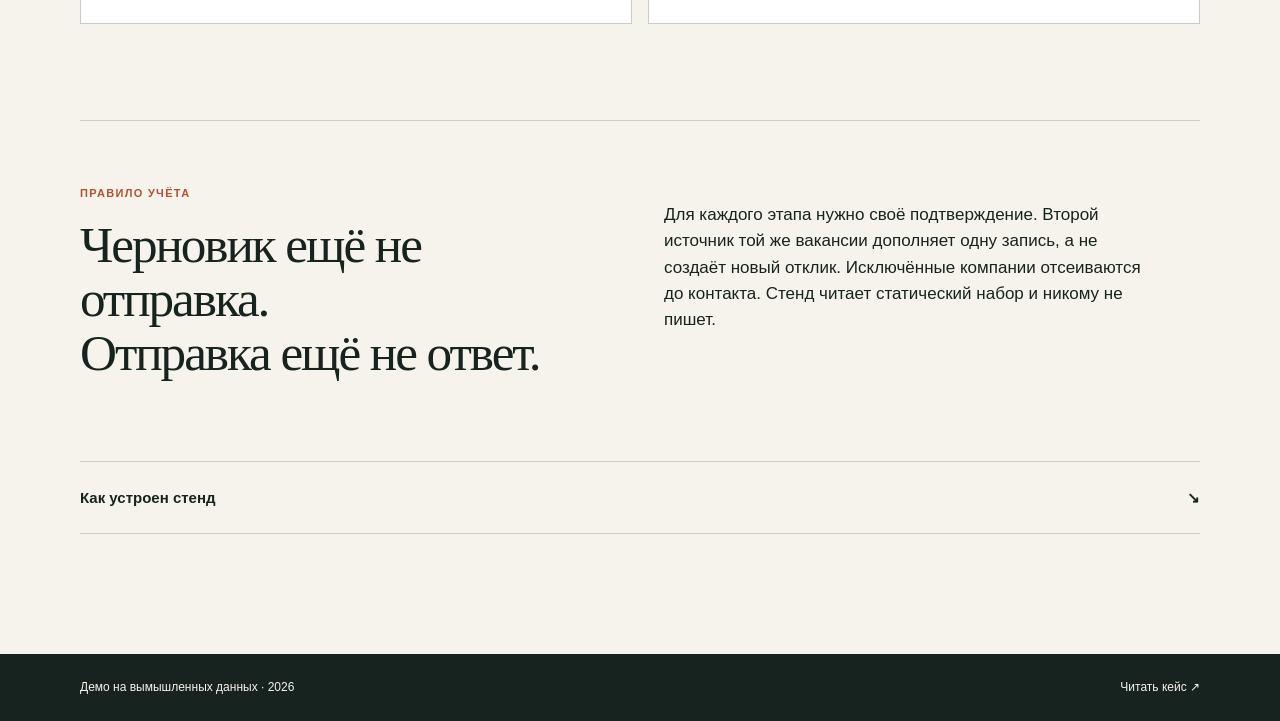
<file: demos/job-operations/ru/index.html>
<!doctype html>
<html lang="ru"><head><meta charset="utf-8"><meta name="viewport" content="width=device-width, initial-scale=1"><meta name="theme-color" content="#f6f3ec"><meta name="description" content="Демо поиска работы на вымышленных данных: устранение дублей, подтверждения статусов и SQL-отчёт."><meta name="robots" content="noindex,follow"><link rel="icon" href="../../../favicon.svg" type="image/svg+xml"><title>Job Operations — демо воронки вакансий</title><link rel="stylesheet" href="../demo.css"></head><body>
<a class="skip" href="#main">К списку вакансий</a>
<header class="top"><div class="wrap top-inner"><a href="../../../ru/">← Портфолио</a><span>JOB OPERATIONS / ВЫМЫШЛЕННЫЙ НАБОР</span><a href="../../../ru/cases/job-operations.html">Читать кейс ↗</a></div></header>
<main id="main" class="wrap">
  <section class="hero"><p class="kicker">ПОИСК РАБОТЫ / ДЕМО ДЛЯ ПРОВЕРКИ</p><h1>Одна вакансия.<br><em>Одна запись.</em></h1><div class="hero-bottom"><p>Посмотрите, как система разделяет найденную вакансию, оценку соответствия, готовые материалы, подтверждённую отправку и ответ. Все компании и события здесь вымышлены.</p><div class="dataset-badge"><span class="dot"></span><span>ТОЛЬКО ВЫМЫШЛЕННЫЕ ДАННЫЕ<br>СТЕНД НЕ ОТПРАВЛЯЕТ ОТКЛИКИ</span></div></div></section>
  <section class="stats" aria-label="Показатели вымышленного набора"><div><strong id="raw-count">—</strong><span>исходных записей</span></div><div><strong id="unique-count">—</strong><span>уникальных вакансий</span></div><div><strong id="excluded-count">—</strong><span>исключённая вакансия</span></div><div><strong id="sent-count">—</strong><span>вымышленные отправки</span></div><div><strong id="reply-count">—</strong><span>вымышленный ответ</span></div></section>
  <p class="stats-note">Числа относятся только к пяти вымышленным вакансиям. Это не результаты откликов Ивана.</p>
  <div class="workarea"><section class="ledger" aria-labelledby="ledger-heading"><div class="panel-heading"><div><p class="overline">01 / ВОРОНКА БЕЗ ДУБЛЕЙ</p><h2 id="ledger-heading">Журнал вакансий</h2></div><label for="stage-filter">Показать<select id="stage-filter"><option value="all">Все записи</option><option value="active">Допущенные</option><option value="sent">Вымышленная отправка</option><option value="replied">Вымышленный ответ</option><option value="excluded">Исключённые</option></select></label></div><p class="panel-help">Шесть исходных записей сведены к пяти вакансиям. Откройте запись, чтобы увидеть подтверждения её статуса.</p><p id="load-state" role="status" aria-live="polite">Загружаю вымышленный набор…</p><div id="records" class="records"></div><p id="filter-empty" class="filter-empty" hidden>В этой группе записей нет.</p></section>
  <section class="detail" aria-labelledby="detail-heading"><div class="panel-heading"><div><p class="overline">02 / ПОДТВЕРЖДЕНИЯ</p><h2 id="detail-heading">Выбранная вакансия</h2></div><span class="readonly">ТОЛЬКО ПРОСМОТР</span></div><div id="detail-content"><p class="placeholder">Выберите вымышленную вакансию, чтобы увидеть следующий шаг и подтверждения статуса.</p></div></section></div>
  <section class="principles"><div><p class="overline">ПРАВИЛО УЧЁТА</p><h2>Черновик ещё не отправка.<br>Отправка ещё не ответ.</h2></div><p>Для каждого этапа нужно своё подтверждение. Второй источник той же вакансии дополняет одну запись, а не создаёт новый отклик. Исключённые компании отсеиваются до контакта. Стенд читает статический набор и никому не пишет.</p></section>
  <details class="method"><summary>Как устроен стенд <span aria-hidden="true">↘</span></summary><div><p>В открытом репозитории есть шесть вымышленных исходных записей и отдельная таблица событий. Python загружает их во временную базу SQLite. SQL использует <code>ROW_NUMBER() OVER (PARTITION BY opportunity_id)</code> для выбора одной записи на вакансию, затем соединяет её с последним подтверждённым событием и рассчитывает статусы и счётчики. Скрипт отклоняет идентификаторы без метки synthetic, похожие на реальные компании названия, URL и email. Браузер читает только готовый JSON и не имеет доступа к рабочей CRM.</p><p>Codex написал генератор, SQL и интерфейс. Моя роль — задать правила процесса, поставить задачу AI и принять границы доказательств. Я не заявляю, что самостоятельно написал SQL.</p><a href="https://github.com/Ejonnyss/ivan-operations-portfolio/tree/main/demos/job-operations" target="_blank" rel="noopener noreferrer">Исходники стенда ↗</a></div></details>
</main><footer><div class="wrap"><span>Демо на вымышленных данных · 2026</span><a href="../../../ru/cases/job-operations.html">Читать кейс ↗</a></div></footer><script src="../demo.js" defer></script></body></html>
</file>
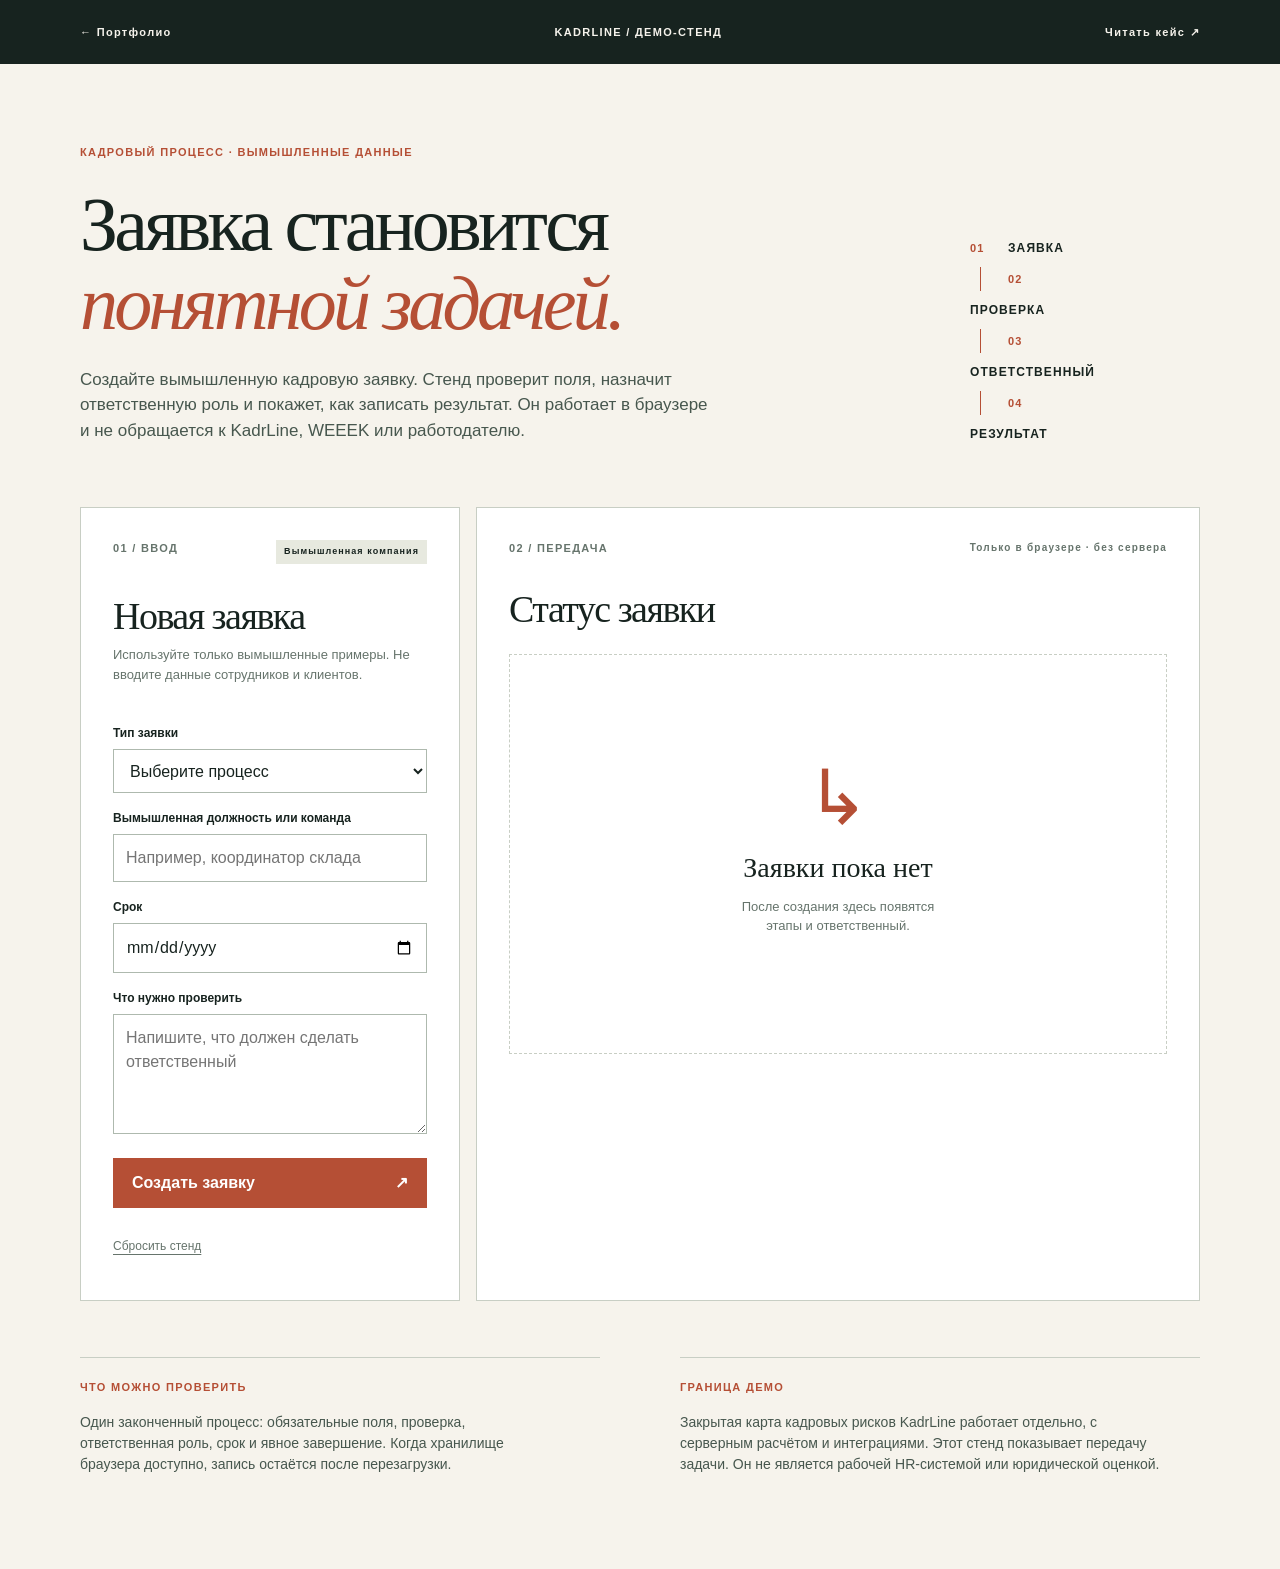
<file: demos/kadrline/ru/index.html>
<!doctype html>
<html lang="ru"><head><meta charset="utf-8"><meta name="viewport" content="width=device-width, initial-scale=1"><meta name="theme-color" content="#17231f"><meta name="description" content="Демо кадровой заявки KadrLine на вымышленных данных. Заявка, проверка, ответственный, срок и результат."><meta name="robots" content="noindex,follow"><link rel="icon" href="../../../favicon.svg" type="image/svg+xml"><title>KadrLine — демо кадровой заявки</title><link rel="stylesheet" href="../demo.css"></head><body>
<a class="skip" href="#main">К заявке</a>
<header class="top"><div class="wrap"><a href="../../../ru/" class="back">← Портфолио</a><span>KADRLINE / ДЕМО-СТЕНД</span><a href="../../../ru/cases/kadrline.html">Читать кейс ↗</a></div></header>
<main id="main" class="wrap">
  <section class="intro"><div><p class="kicker">КАДРОВЫЙ ПРОЦЕСС · ВЫМЫШЛЕННЫЕ ДАННЫЕ</p><h1>Заявка становится<br><em>понятной задачей.</em></h1><p class="lede">Создайте вымышленную кадровую заявку. Стенд проверит поля, назначит ответственную роль и покажет, как записать результат. Он работает в браузере и не обращается к KadrLine, WEEEK или работодателю.</p></div><div class="signal"><span>01</span><strong>ЗАЯВКА</strong><i></i><span>02</span><strong>ПРОВЕРКА</strong><i></i><span>03</span><strong>ОТВЕТСТВЕННЫЙ</strong><i></i><span>04</span><strong>РЕЗУЛЬТАТ</strong></div></section>
  <div class="workspace"><section class="panel input-panel" aria-labelledby="form-title"><div class="panel-top"><span class="overline">01 / ВВОД</span><span class="demo-badge">Вымышленная компания</span></div><h2 id="form-title">Новая заявка</h2><p class="sub">Используйте только вымышленные примеры. Не вводите данные сотрудников и клиентов.</p><form id="request-form" novalidate><label for="request-type">Тип заявки</label><select id="request-type" required><option value="">Выберите процесс</option><option value="onboarding">Оформление нового сотрудника</option><option value="deadline">Срок кадрового документа</option><option value="role-change">Изменение должности</option></select><label for="role">Вымышленная должность или команда</label><input id="role" maxlength="60" placeholder="Например, координатор склада" required><label for="due-date">Срок</label><input id="due-date" type="date" required><label for="note">Что нужно проверить</label><textarea id="note" rows="4" maxlength="220" placeholder="Напишите, что должен сделать ответственный" required></textarea><p id="form-error" class="error" role="alert" hidden></p><button class="primary" type="submit">Создать заявку <span aria-hidden="true">↗</span></button></form><button class="reset" id="reset" type="button">Сбросить стенд</button></section>
  <section class="panel flow-panel" aria-labelledby="flow-title"><div class="panel-top"><span class="overline">02 / ПЕРЕДАЧА</span><span id="save-status" class="save-status" role="status" aria-live="polite">Только в браузере · без сервера</span></div><h2 id="flow-title">Статус заявки</h2><div id="empty" class="empty"><div class="empty-mark">↳</div><h3>Заявки пока нет</h3><p>После создания здесь появятся этапы и ответственный.</p></div><div id="flow" hidden><div class="request-summary"><span id="request-id" class="overline"></span><h3 id="summary-title"></h3><p id="summary-note"></p></div><ol class="steps" id="steps"></ol><div class="next-action" id="next-action"></div><div class="action-row"><button class="primary" type="button" id="advance"></button><button class="secondary" type="button" id="download">Скачать запись демо ↓</button></div></div></section></div>
  <section class="details"><div><span class="overline">ЧТО МОЖНО ПРОВЕРИТЬ</span><p>Один законченный процесс: обязательные поля, проверка, ответственная роль, срок и явное завершение. Когда хранилище браузера доступно, запись остаётся после перезагрузки.</p></div><div><span class="overline">ГРАНИЦА ДЕМО</span><p>Закрытая карта кадровых рисков KadrLine работает отдельно, с серверным расчётом и интеграциями. Этот стенд показывает передачу задачи. Он не является рабочей HR-системой или юридической оценкой.</p></div></section>
</main><script src="../demo.js" defer></script></body></html>
</file>
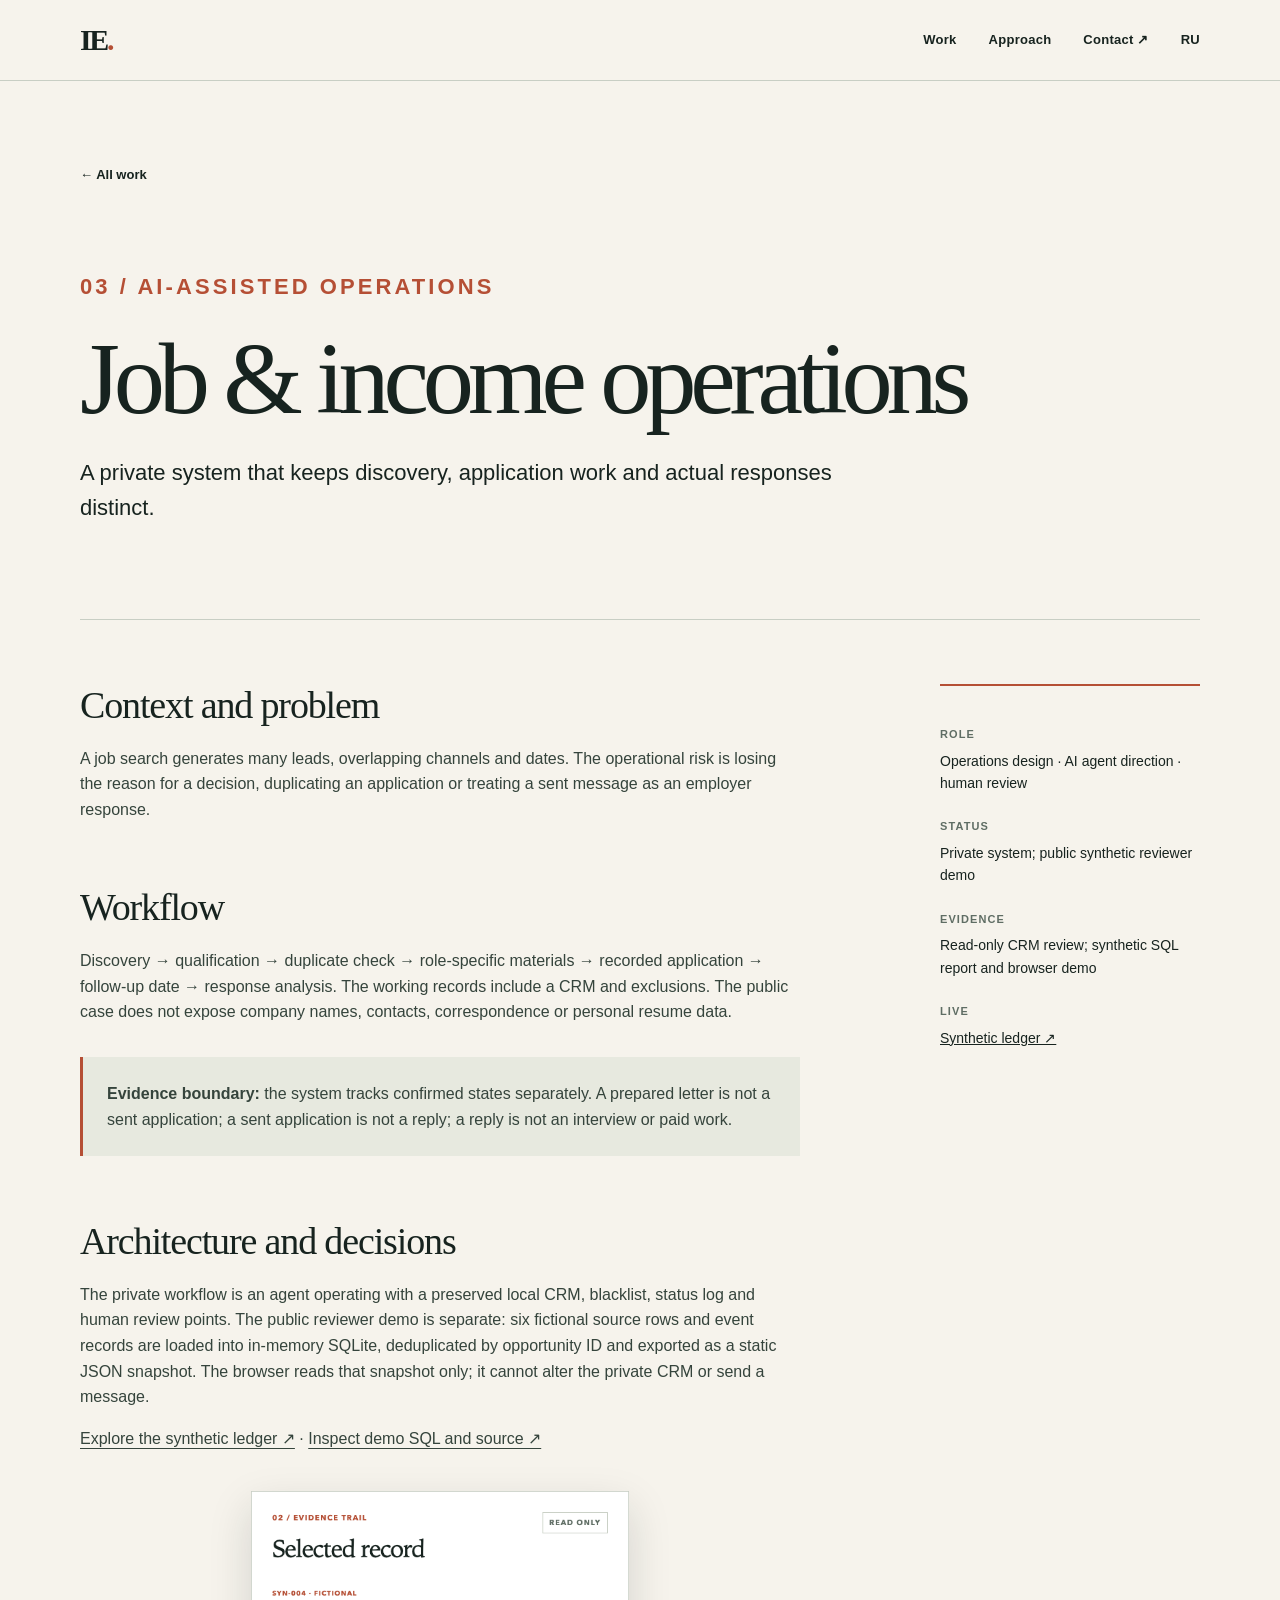
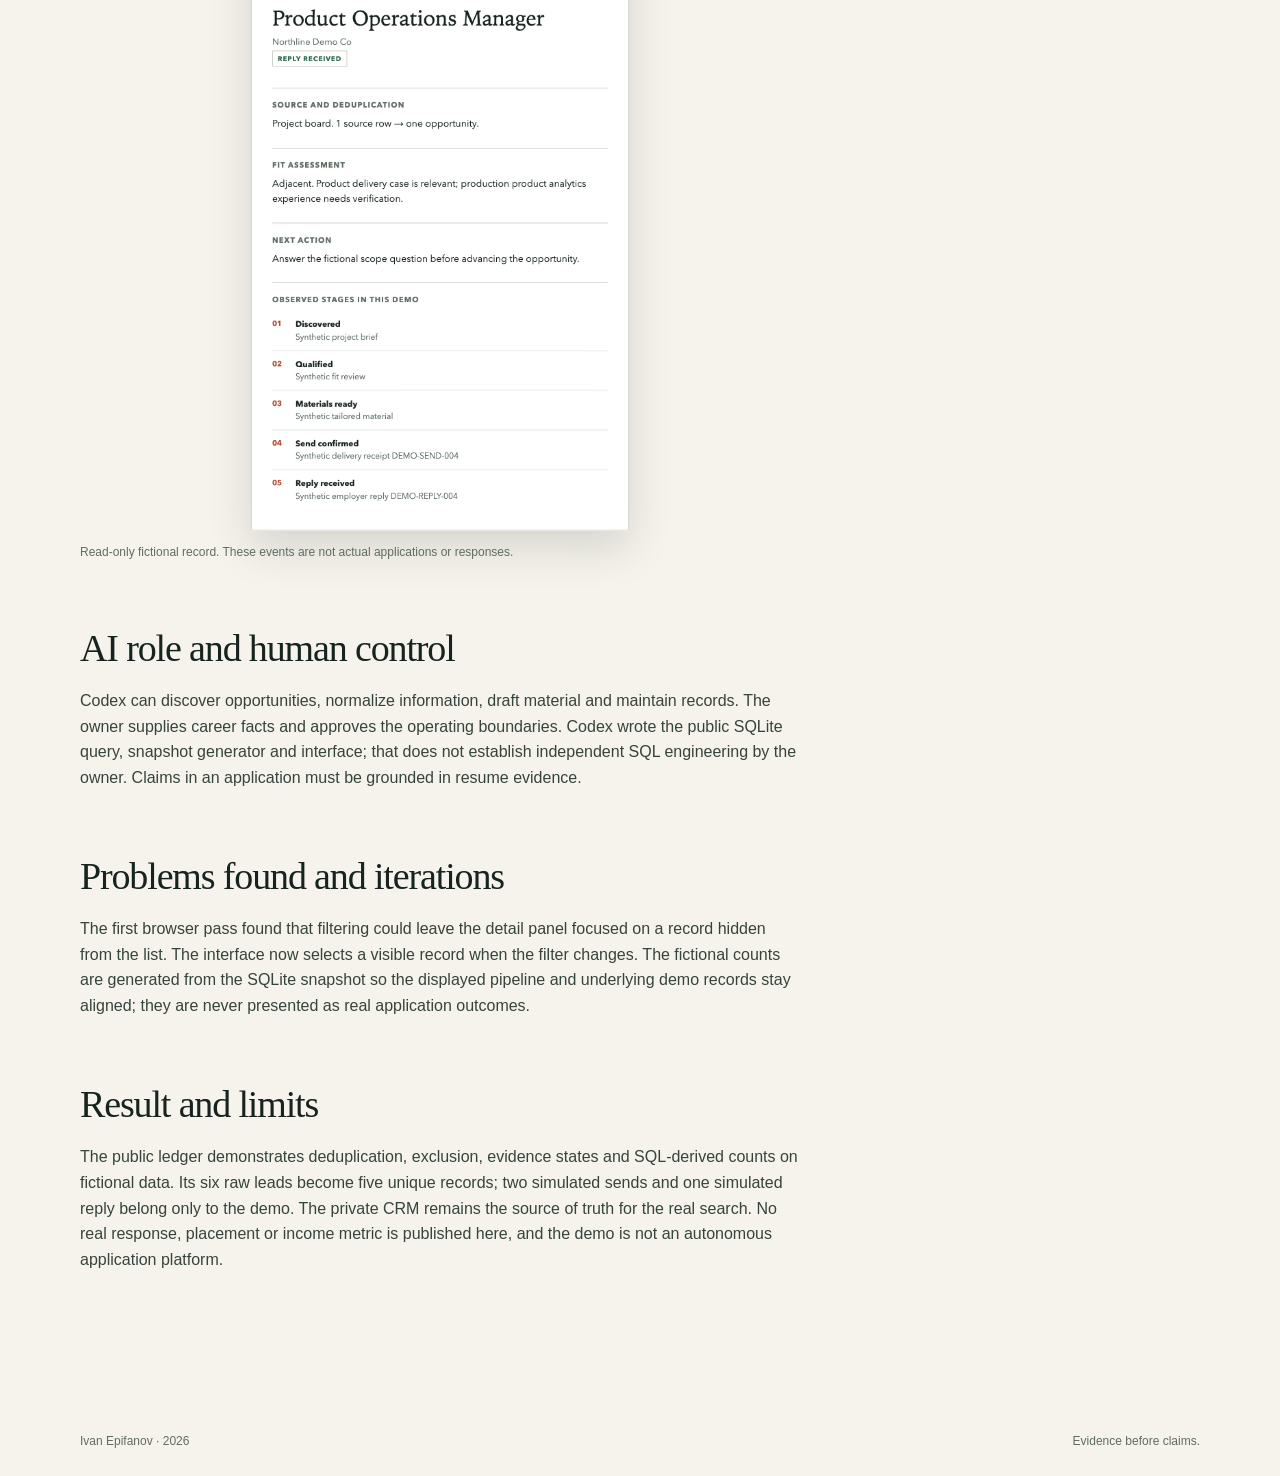
<file: cases/job-operations.html>
<!doctype html><html lang="en"><head><meta charset="utf-8"><meta name="viewport" content="width=device-width, initial-scale=1"><meta name="description" content="A private AI-assisted job and income operations workflow, described without employer or personal data.">
  <link rel="canonical" href="https://ejonnyss.github.io/ivan-operations-portfolio/cases/job-operations.html">
  <link rel="alternate" hreflang="en" href="https://ejonnyss.github.io/ivan-operations-portfolio/cases/job-operations.html">
  <link rel="alternate" hreflang="ru" href="https://ejonnyss.github.io/ivan-operations-portfolio/ru/cases/job-operations.html">
  <link rel="alternate" hreflang="x-default" href="https://ejonnyss.github.io/ivan-operations-portfolio/cases/job-operations.html">
  <meta property="og:type" content="article">
  <meta property="og:locale" content="en_US">
  <meta property="og:site_name" content="Ivan Epifanov — Operations × AI × Product">
  <meta property="og:title" content="Job operations case — Ivan Epifanov">
  <meta property="og:description" content="A private AI-assisted job and income operations workflow, described without employer or personal data.">
  <meta property="og:url" content="https://ejonnyss.github.io/ivan-operations-portfolio/cases/job-operations.html">
  <meta property="og:image" content="https://ejonnyss.github.io/ivan-operations-portfolio/assets/social-preview.png">
  <meta property="og:image:width" content="1200">
  <meta property="og:image:height" content="630">
  <meta property="og:image:alt" content="Ivan Epifanov — Operations × AI × Product">
  <meta name="twitter:card" content="summary_large_image">
  <meta name="twitter:image" content="https://ejonnyss.github.io/ivan-operations-portfolio/assets/social-preview.png"><link rel="icon" href="../favicon.svg" type="image/svg+xml"><title>Job operations case — Ivan Epifanov</title><link rel="stylesheet" href="../assets/site.css"></head><body><a class="skip" href="#main">Skip to content</a><header class="site-header"><div class="wrap nav"><a class="brand" href="../">IE<span class="brand-dot">.</span></a><nav aria-label="Primary"><a href="../#work">Work</a><a href="../#approach">Approach</a><a href="../#contact">Contact ↗</a><a href="../ru/" lang="ru" aria-label="Русская версия">RU</a></nav></div></header><main id="main" class="case-page wrap"><a class="back-link" href="../#work">← All work</a><div class="case-hero"><p class="kicker">03 / AI-ASSISTED OPERATIONS</p><h1>Job &amp; income operations</h1><p>A private system that keeps discovery, application work and actual responses distinct.</p></div><div class="case-layout"><article class="case-body"><h2>Context and problem</h2><p>A job search generates many leads, overlapping channels and dates. The operational risk is losing the reason for a decision, duplicating an application or treating a sent message as an employer response.</p><h2>Workflow</h2><p>Discovery → qualification → duplicate check → role-specific materials → recorded application → follow-up date → response analysis. The working records include a CRM and exclusions. The public case does not expose company names, contacts, correspondence or personal resume data.</p><div class="evidence-box"><p><strong>Evidence boundary:</strong> the system tracks confirmed states separately. A prepared letter is not a sent application; a sent application is not a reply; a reply is not an interview or paid work.</p></div><h2>Architecture and decisions</h2><p>The private workflow is an agent operating with a preserved local CRM, blacklist, status log and human review points. The public reviewer demo is separate: six fictional source rows and event records are loaded into in-memory SQLite, deduplicated by opportunity ID and exported as a static JSON snapshot. The browser reads that snapshot only; it cannot alter the private CRM or send a message.</p><p><a href="../demos/job-operations/">Explore the synthetic ledger ↗</a> · <a href="https://github.com/Ejonnyss/ivan-operations-portfolio/tree/main/demos/job-operations" target="_blank" rel="noopener noreferrer">Inspect demo SQL and source ↗</a></p><figure class="case-shot"><img src="../assets/job-operations-ledger.png" alt="Fictional job opportunity with separate evidence for materials, send and reply"><figcaption>Read-only fictional record. These events are not actual applications or responses.</figcaption></figure><h2>AI role and human control</h2><p>Codex can discover opportunities, normalize information, draft material and maintain records. The owner supplies career facts and approves the operating boundaries. Codex wrote the public SQLite query, snapshot generator and interface; that does not establish independent SQL engineering by the owner. Claims in an application must be grounded in resume evidence.</p><h2>Problems found and iterations</h2><p>The first browser pass found that filtering could leave the detail panel focused on a record hidden from the list. The interface now selects a visible record when the filter changes. The fictional counts are generated from the SQLite snapshot so the displayed pipeline and underlying demo records stay aligned; they are never presented as real application outcomes.</p><h2>Result and limits</h2><p>The public ledger demonstrates deduplication, exclusion, evidence states and SQL-derived counts on fictional data. Its six raw leads become five unique records; two simulated sends and one simulated reply belong only to the demo. The private CRM remains the source of truth for the real search. No real response, placement or income metric is published here, and the demo is not an autonomous application platform.</p></article><aside class="case-aside"><dl><dt>Role</dt><dd>Operations design · AI agent direction · human review</dd><dt>Status</dt><dd>Private system; public synthetic reviewer demo</dd><dt>Evidence</dt><dd>Read-only CRM review; synthetic SQL report and browser demo</dd><dt>Live</dt><dd><a href="../demos/job-operations/">Synthetic ledger ↗</a></dd></dl></aside></div></main><footer class="footer"><div class="wrap"><span>Ivan Epifanov · 2026</span><span>Evidence before claims.</span></div></footer></body></html>
</file>
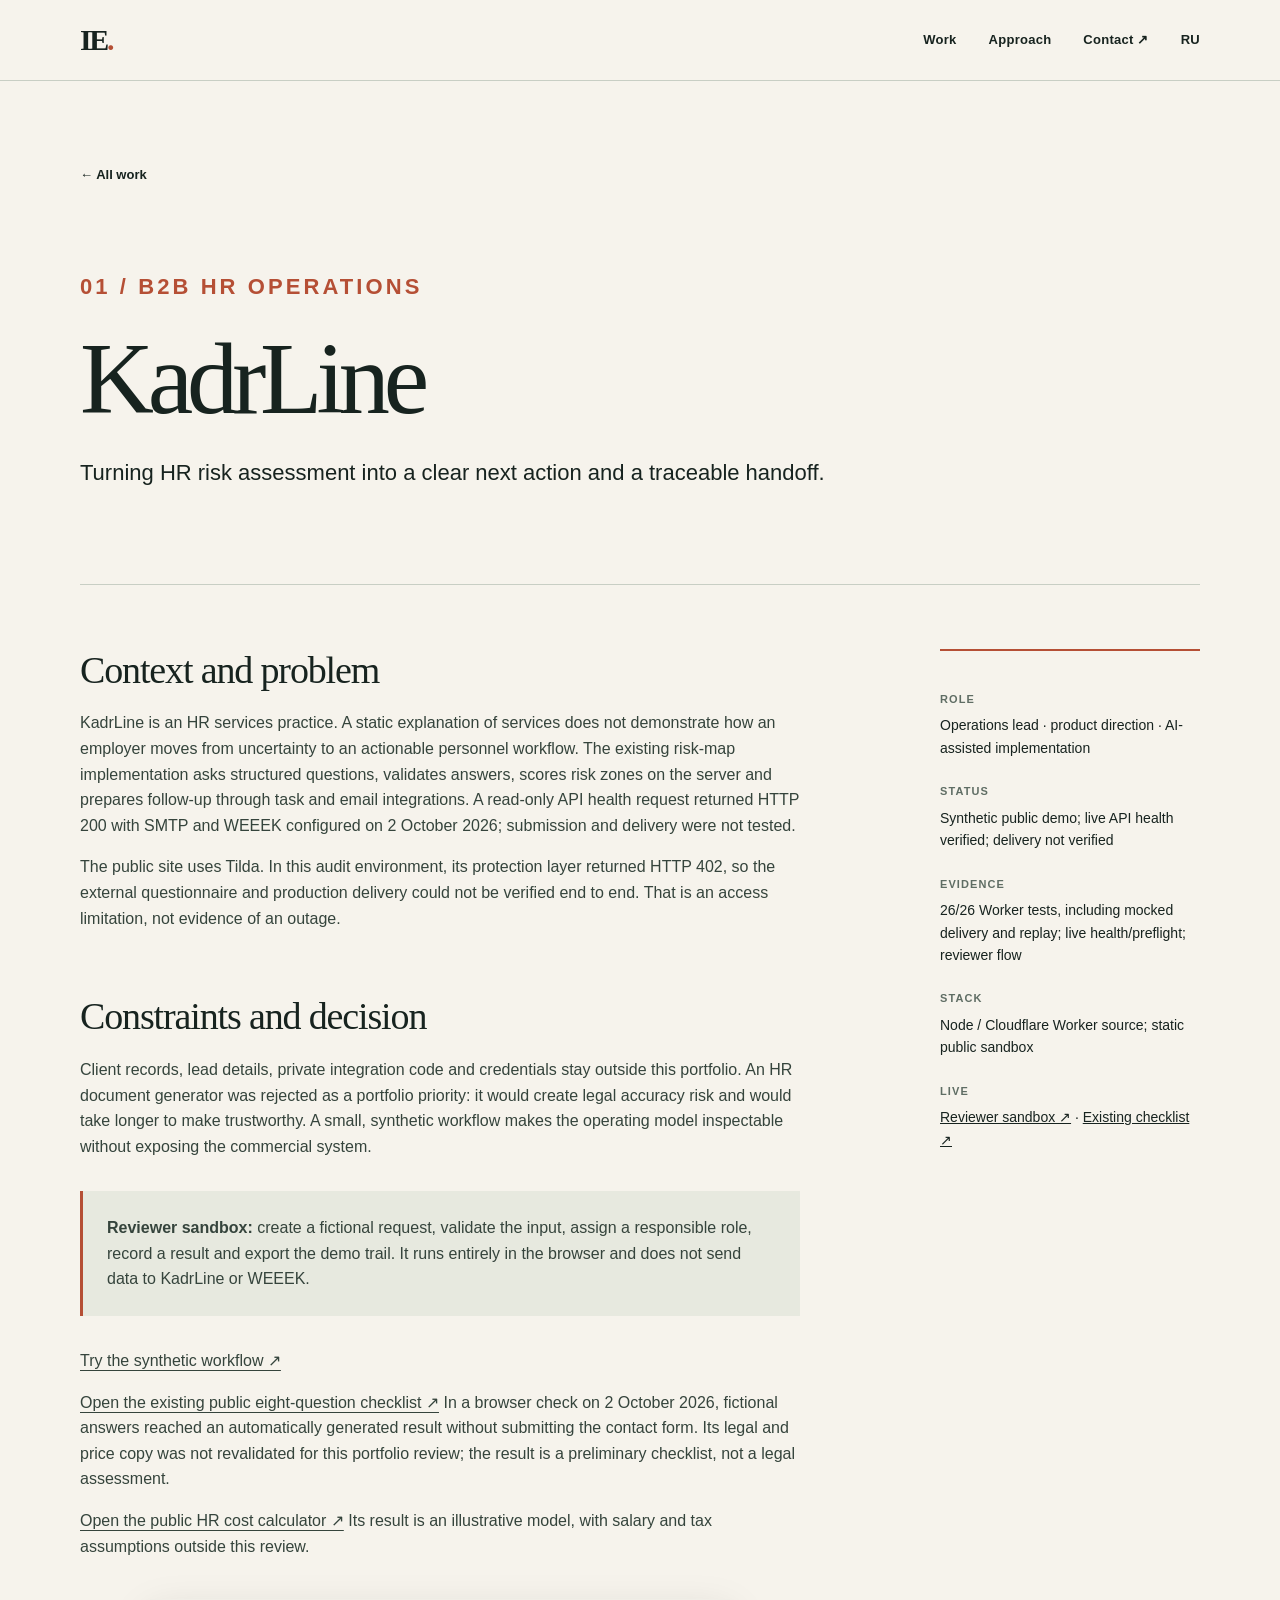
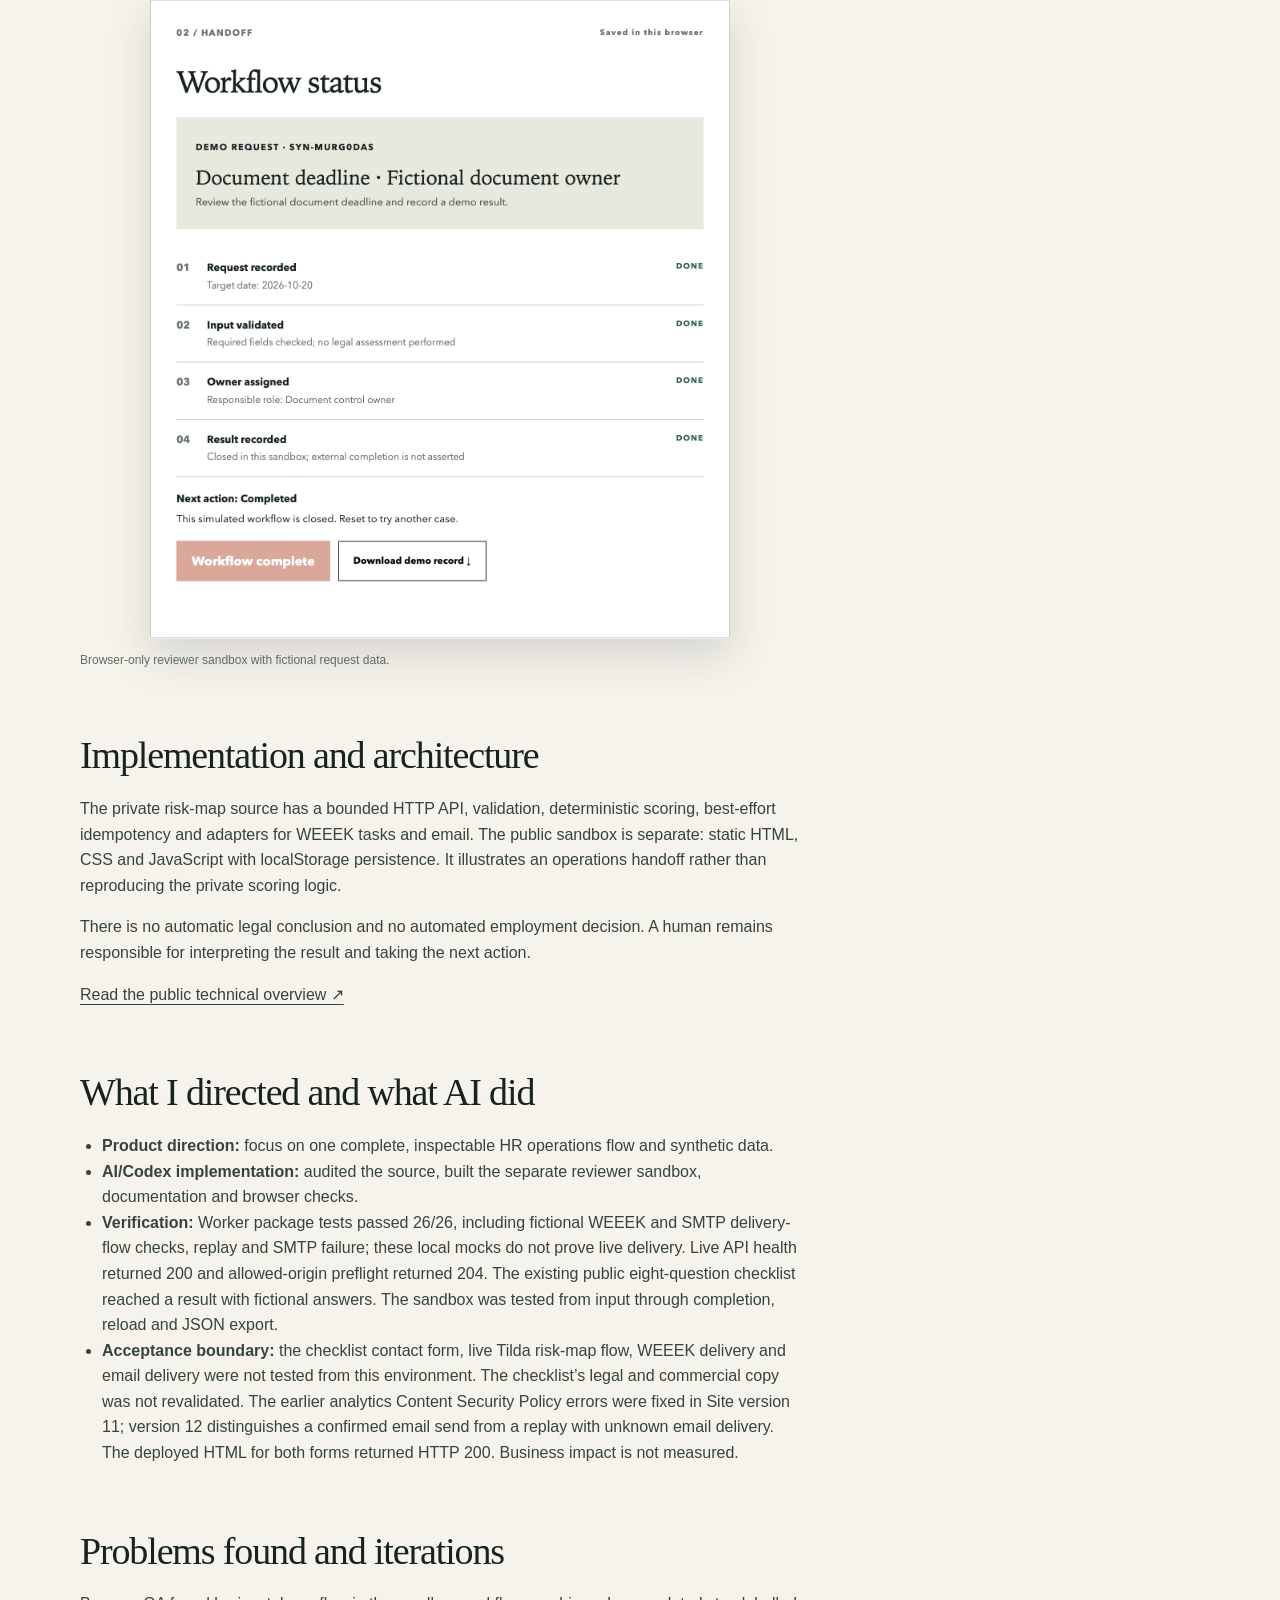
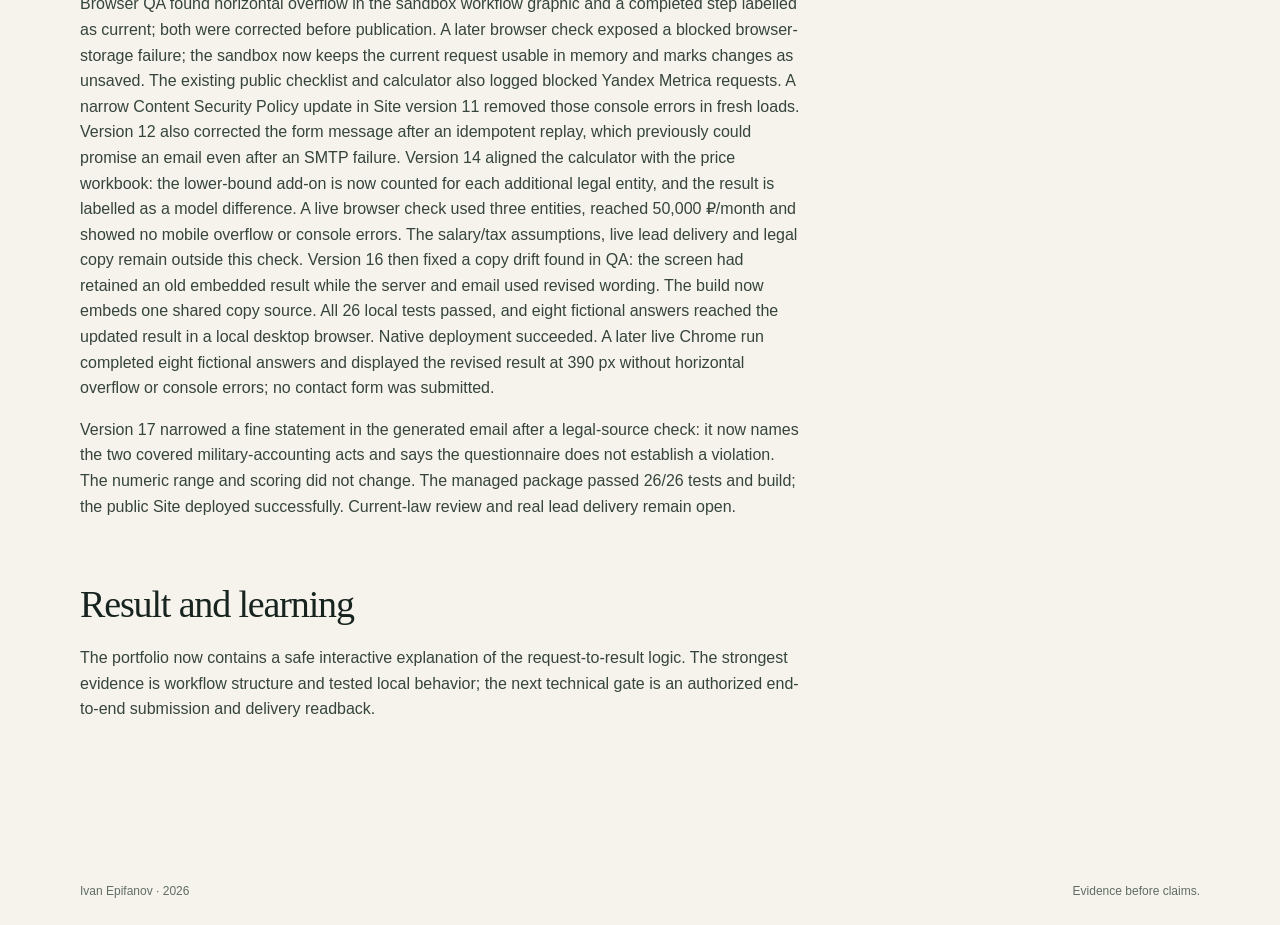
<file: cases/kadrline.html>
<!doctype html><html lang="en"><head><meta charset="utf-8"><meta name="viewport" content="width=device-width, initial-scale=1"><meta name="description" content="KadrLine case study: a bounded HR risk assessment and operations handoff, with a synthetic reviewer sandbox.">
  <link rel="canonical" href="https://ejonnyss.github.io/ivan-operations-portfolio/cases/kadrline.html">
  <link rel="alternate" hreflang="en" href="https://ejonnyss.github.io/ivan-operations-portfolio/cases/kadrline.html">
  <link rel="alternate" hreflang="ru" href="https://ejonnyss.github.io/ivan-operations-portfolio/ru/cases/kadrline.html">
  <link rel="alternate" hreflang="x-default" href="https://ejonnyss.github.io/ivan-operations-portfolio/cases/kadrline.html">
  <meta property="og:type" content="article">
  <meta property="og:locale" content="en_US">
  <meta property="og:site_name" content="Ivan Epifanov — Operations × AI × Product">
  <meta property="og:title" content="KadrLine case — Ivan Epifanov">
  <meta property="og:description" content="KadrLine case study: a bounded HR risk assessment and operations handoff, with a synthetic reviewer sandbox.">
  <meta property="og:url" content="https://ejonnyss.github.io/ivan-operations-portfolio/cases/kadrline.html">
  <meta property="og:image" content="https://ejonnyss.github.io/ivan-operations-portfolio/assets/social-preview.png">
  <meta property="og:image:width" content="1200">
  <meta property="og:image:height" content="630">
  <meta property="og:image:alt" content="Ivan Epifanov — Operations × AI × Product">
  <meta name="twitter:card" content="summary_large_image">
  <meta name="twitter:image" content="https://ejonnyss.github.io/ivan-operations-portfolio/assets/social-preview.png"><link rel="icon" href="../favicon.svg" type="image/svg+xml"><title>KadrLine case — Ivan Epifanov</title><link rel="stylesheet" href="../assets/site.css"></head><body><a class="skip" href="#main">Skip to content</a><header class="site-header"><div class="wrap nav"><a class="brand" href="../">IE<span class="brand-dot">.</span></a><nav aria-label="Primary"><a href="../#work">Work</a><a href="../#approach">Approach</a><a href="../#contact">Contact ↗</a><a href="../ru/" lang="ru" aria-label="Русская версия">RU</a></nav></div></header><main id="main" class="case-page wrap"><a class="back-link" href="../#work">← All work</a><div class="case-hero"><p class="kicker">01 / B2B HR OPERATIONS</p><h1>KadrLine</h1><p>Turning HR risk assessment into a clear next action and a traceable handoff.</p></div><div class="case-layout"><article class="case-body"><h2>Context and problem</h2><p>KadrLine is an HR services practice. A static explanation of services does not demonstrate how an employer moves from uncertainty to an actionable personnel workflow. The existing risk-map implementation asks structured questions, validates answers, scores risk zones on the server and prepares follow-up through task and email integrations. A read-only API health request returned HTTP 200 with SMTP and WEEEK configured on 2 October 2026; submission and delivery were not tested.</p><p>The public site uses Tilda. In this audit environment, its protection layer returned HTTP 402, so the external questionnaire and production delivery could not be verified end to end. That is an access limitation, not evidence of an outage.</p><h2>Constraints and decision</h2><p>Client records, lead details, private integration code and credentials stay outside this portfolio. An HR document generator was rejected as a portfolio priority: it would create legal accuracy risk and would take longer to make trustworthy. A small, synthetic workflow makes the operating model inspectable without exposing the commercial system.</p><div class="evidence-box"><p><strong>Reviewer sandbox:</strong> create a fictional request, validate the input, assign a responsible role, record a result and export the demo trail. It runs entirely in the browser and does not send data to KadrLine or WEEEK.</p></div><p><a href="../demos/kadrline/">Try the synthetic workflow ↗</a></p><p><a href="https://kadrline-risk-map-api.isepifanov.chatgpt.site/voinskiy-uchet" target="_blank" rel="noopener noreferrer">Open the existing public eight-question checklist ↗</a> In a browser check on 2 October 2026, fictional answers reached an automatically generated result without submitting the contact form. Its legal and price copy was not revalidated for this portfolio review; the result is a preliminary checklist, not a legal assessment.</p><p><a href="https://kadrline-risk-map-api.isepifanov.chatgpt.site/kalkulyator-kadrovika" target="_blank" rel="noopener noreferrer">Open the public HR cost calculator ↗</a> Its result is an illustrative model, with salary and tax assumptions outside this review.</p><figure class="case-shot"><img src="../assets/kadrline-workflow.png" alt="Synthetic KadrLine request moving through validation, assignment and result"><figcaption>Browser-only reviewer sandbox with fictional request data.</figcaption></figure><h2>Implementation and architecture</h2><p>The private risk-map source has a bounded HTTP API, validation, deterministic scoring, best-effort idempotency and adapters for WEEEK tasks and email. The public sandbox is separate: static HTML, CSS and JavaScript with localStorage persistence. It illustrates an operations handoff rather than reproducing the private scoring logic.</p><p>There is no automatic legal conclusion and no automated employment decision. A human remains responsible for interpreting the result and taking the next action.</p><p><a href="https://github.com/Ejonnyss/ivan-operations-portfolio/blob/main/technical/kadrline.md" target="_blank" rel="noopener noreferrer">Read the public technical overview ↗</a></p><h2>What I directed and what AI did</h2><ul><li><strong>Product direction:</strong> focus on one complete, inspectable HR operations flow and synthetic data.</li><li><strong>AI/Codex implementation:</strong> audited the source, built the separate reviewer sandbox, documentation and browser checks.</li><li><strong>Verification:</strong> Worker package tests passed 26/26, including fictional WEEEK and SMTP delivery-flow checks, replay and SMTP failure; these local mocks do not prove live delivery. Live API health returned 200 and allowed-origin preflight returned 204. The existing public eight-question checklist reached a result with fictional answers. The sandbox was tested from input through completion, reload and JSON export.</li><li><strong>Acceptance boundary:</strong> the checklist contact form, live Tilda risk-map flow, WEEEK delivery and email delivery were not tested from this environment. The checklist’s legal and commercial copy was not revalidated. The earlier analytics Content Security Policy errors were fixed in Site version 11; version 12 distinguishes a confirmed email send from a replay with unknown email delivery. The deployed HTML for both forms returned HTTP 200. Business impact is not measured.</li></ul><h2>Problems found and iterations</h2><p>Browser QA found horizontal overflow in the sandbox workflow graphic and a completed step labelled as current; both were corrected before publication. A later browser check exposed a blocked browser-storage failure; the sandbox now keeps the current request usable in memory and marks changes as unsaved. The existing public checklist and calculator also logged blocked Yandex Metrica requests. A narrow Content Security Policy update in Site version 11 removed those console errors in fresh loads. Version 12 also corrected the form message after an idempotent replay, which previously could promise an email even after an SMTP failure. Version 14 aligned the calculator with the price workbook: the lower-bound add-on is now counted for each additional legal entity, and the result is labelled as a model difference. A live browser check used three entities, reached 50,000 ₽/month and showed no mobile overflow or console errors. The salary/tax assumptions, live lead delivery and legal copy remain outside this check. Version 16 then fixed a copy drift found in QA: the screen had retained an old embedded result while the server and email used revised wording. The build now embeds one shared copy source. All 26 local tests passed, and eight fictional answers reached the updated result in a local desktop browser. Native deployment succeeded. A later live Chrome run completed eight fictional answers and displayed the revised result at 390 px without horizontal overflow or console errors; no contact form was submitted.</p><p>Version 17 narrowed a fine statement in the generated email after a legal-source check: it now names the two covered military-accounting acts and says the questionnaire does not establish a violation. The numeric range and scoring did not change. The managed package passed 26/26 tests and build; the public Site deployed successfully. Current-law review and real lead delivery remain open.</p><h2>Result and learning</h2><p>The portfolio now contains a safe interactive explanation of the request-to-result logic. The strongest evidence is workflow structure and tested local behavior; the next technical gate is an authorized end-to-end submission and delivery readback.</p></article><aside class="case-aside"><dl><dt>Role</dt><dd>Operations lead · product direction · AI-assisted implementation</dd><dt>Status</dt><dd>Synthetic public demo; live API health verified; delivery not verified</dd><dt>Evidence</dt><dd>26/26 Worker tests, including mocked delivery and replay; live health/preflight; reviewer flow</dd><dt>Stack</dt><dd>Node / Cloudflare Worker source; static public sandbox</dd><dt>Live</dt><dd><a href="../demos/kadrline/">Reviewer sandbox ↗</a> · <a href="https://kadrline-risk-map-api.isepifanov.chatgpt.site/voinskiy-uchet" target="_blank" rel="noopener noreferrer">Existing checklist ↗</a></dd></dl></aside></div></main><footer class="footer"><div class="wrap"><span>Ivan Epifanov · 2026</span><span>Evidence before claims.</span></div></footer></body></html>
</file>
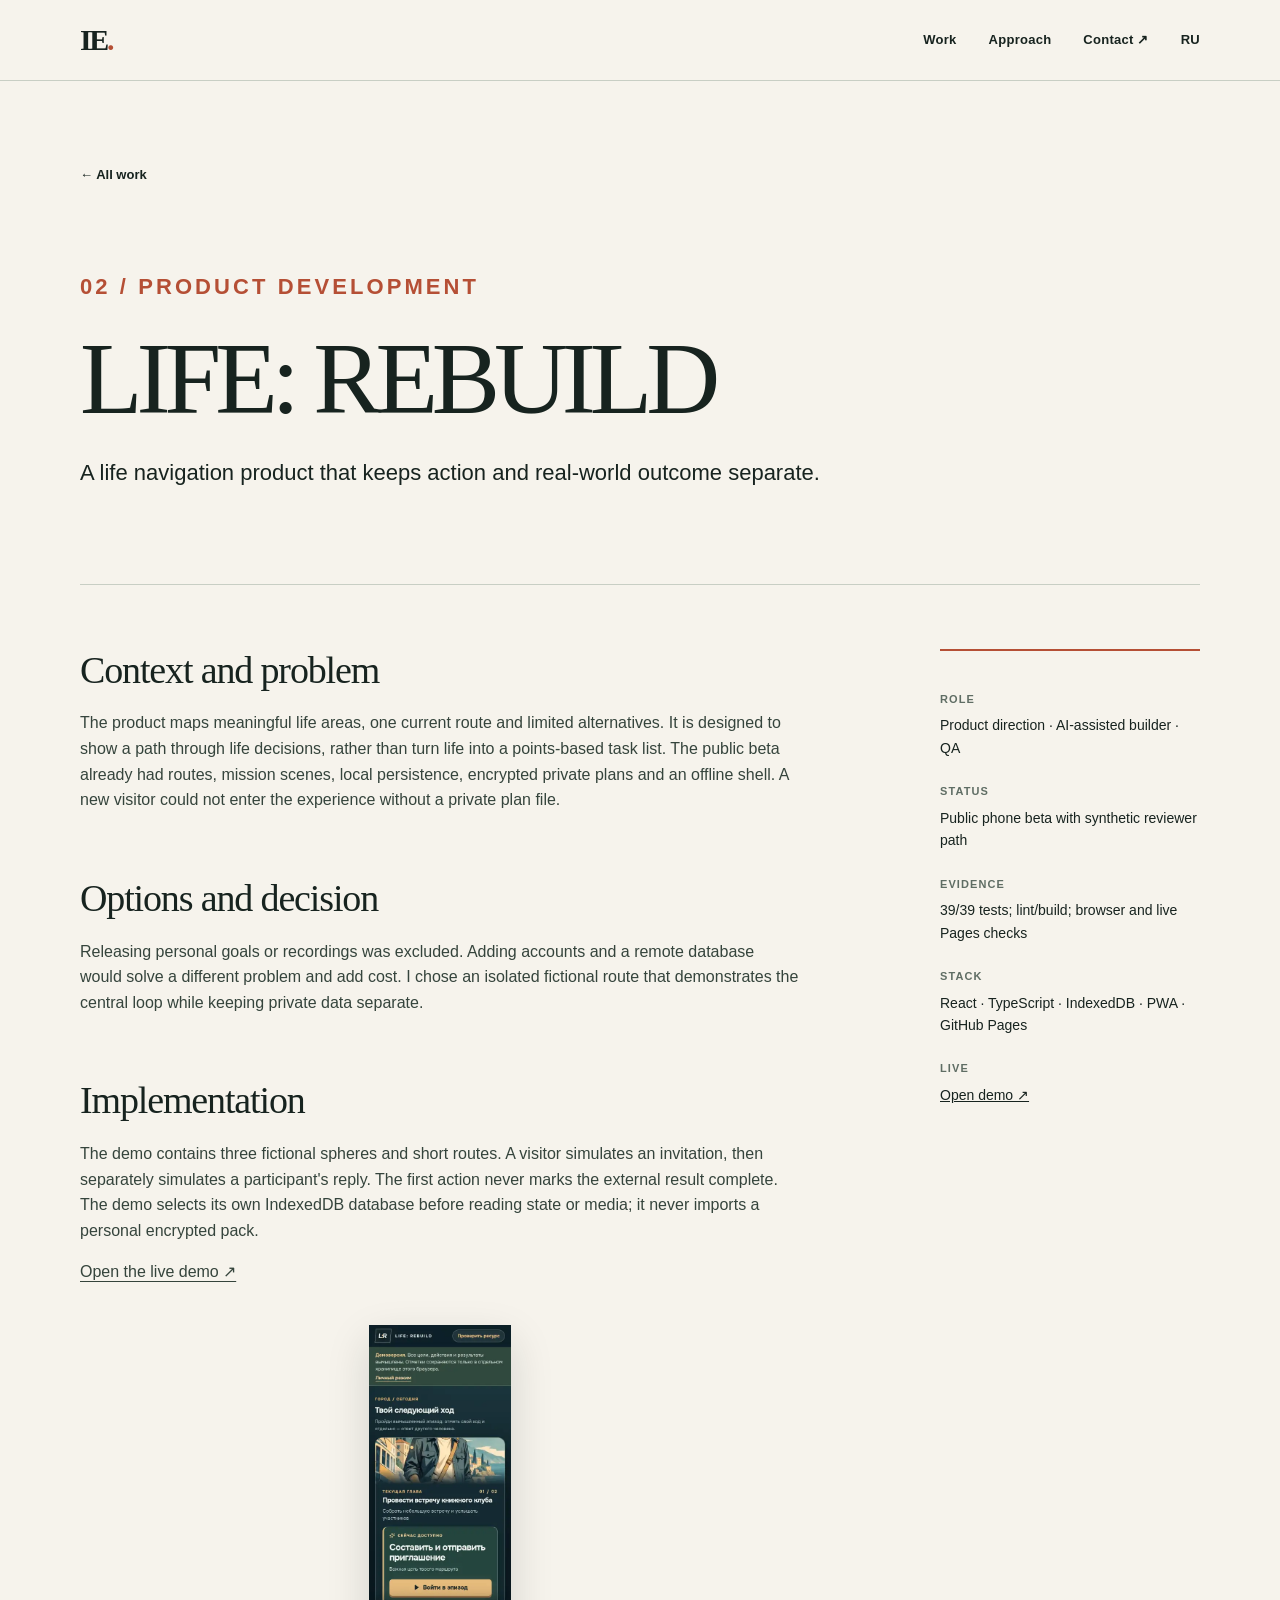
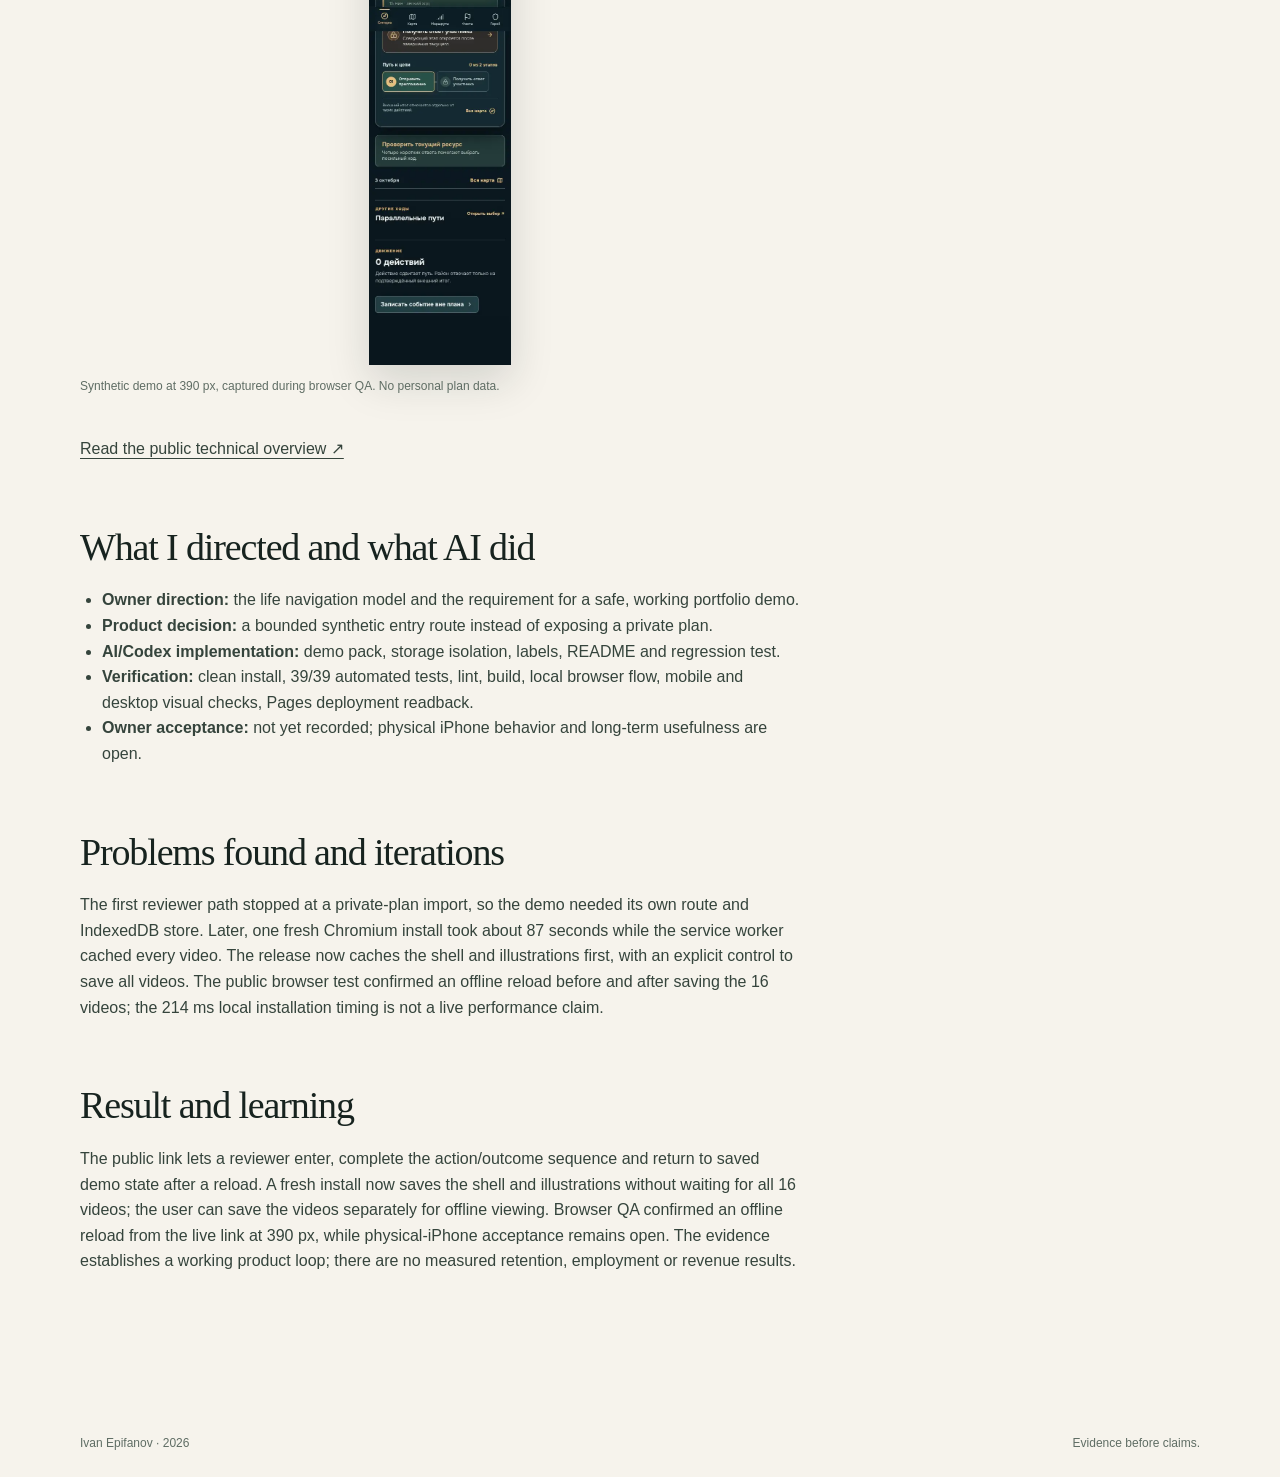
<file: cases/life.html>
<!doctype html><html lang="en"><head><meta charset="utf-8"><meta name="viewport" content="width=device-width, initial-scale=1"><meta name="description" content="LIFE: REBUILD case study: a private life navigation product made reviewable through a safe synthetic demo.">
  <link rel="canonical" href="https://ejonnyss.github.io/ivan-operations-portfolio/cases/life.html">
  <link rel="alternate" hreflang="en" href="https://ejonnyss.github.io/ivan-operations-portfolio/cases/life.html">
  <link rel="alternate" hreflang="ru" href="https://ejonnyss.github.io/ivan-operations-portfolio/ru/cases/life.html">
  <link rel="alternate" hreflang="x-default" href="https://ejonnyss.github.io/ivan-operations-portfolio/cases/life.html">
  <meta property="og:type" content="article">
  <meta property="og:locale" content="en_US">
  <meta property="og:site_name" content="Ivan Epifanov — Operations × AI × Product">
  <meta property="og:title" content="LIFE: REBUILD case — Ivan Epifanov">
  <meta property="og:description" content="LIFE: REBUILD case study: a private life navigation product made reviewable through a safe synthetic demo.">
  <meta property="og:url" content="https://ejonnyss.github.io/ivan-operations-portfolio/cases/life.html">
  <meta property="og:image" content="https://ejonnyss.github.io/ivan-operations-portfolio/assets/social-preview.png">
  <meta property="og:image:width" content="1200">
  <meta property="og:image:height" content="630">
  <meta property="og:image:alt" content="Ivan Epifanov — Operations × AI × Product">
  <meta name="twitter:card" content="summary_large_image">
  <meta name="twitter:image" content="https://ejonnyss.github.io/ivan-operations-portfolio/assets/social-preview.png"><link rel="icon" href="../favicon.svg" type="image/svg+xml"><title>LIFE: REBUILD case — Ivan Epifanov</title><link rel="stylesheet" href="../assets/site.css"></head><body><a class="skip" href="#main">Skip to content</a><header class="site-header"><div class="wrap nav"><a class="brand" href="../">IE<span class="brand-dot">.</span></a><nav aria-label="Primary"><a href="../#work">Work</a><a href="../#approach">Approach</a><a href="../#contact">Contact ↗</a><a href="../ru/" lang="ru" aria-label="Русская версия">RU</a></nav></div></header><main id="main" class="case-page wrap"><a class="back-link" href="../#work">← All work</a><div class="case-hero"><p class="kicker">02 / PRODUCT DEVELOPMENT</p><h1>LIFE: REBUILD</h1><p>A life navigation product that keeps action and real-world outcome separate.</p></div><div class="case-layout"><article class="case-body"><h2>Context and problem</h2><p>The product maps meaningful life areas, one current route and limited alternatives. It is designed to show a path through life decisions, rather than turn life into a points-based task list. The public beta already had routes, mission scenes, local persistence, encrypted private plans and an offline shell. A new visitor could not enter the experience without a private plan file.</p><h2>Options and decision</h2><p>Releasing personal goals or recordings was excluded. Adding accounts and a remote database would solve a different problem and add cost. I chose an isolated fictional route that demonstrates the central loop while keeping private data separate.</p><h2>Implementation</h2><p>The demo contains three fictional spheres and short routes. A visitor simulates an invitation, then separately simulates a participant's reply. The first action never marks the external result complete. The demo selects its own IndexedDB database before reading state or media; it never imports a personal encrypted pack.</p><p><a href="https://ejonnyss.github.io/life-rebuild/v3-phone-test/?demo=1" target="_blank" rel="noopener noreferrer">Open the live demo ↗</a></p><figure class="case-shot"><img src="../assets/life-demo-mobile.webp" alt="Synthetic LIFE: REBUILD demo viewed at mobile width"><figcaption>Synthetic demo at 390 px, captured during browser QA. No personal plan data.</figcaption></figure><p><a href="https://github.com/Ejonnyss/ivan-operations-portfolio/blob/main/technical/life-v3.md" target="_blank" rel="noopener noreferrer">Read the public technical overview ↗</a></p><h2>What I directed and what AI did</h2><ul><li><strong>Owner direction:</strong> the life navigation model and the requirement for a safe, working portfolio demo.</li><li><strong>Product decision:</strong> a bounded synthetic entry route instead of exposing a private plan.</li><li><strong>AI/Codex implementation:</strong> demo pack, storage isolation, labels, README and regression test.</li><li><strong>Verification:</strong> clean install, 39/39 automated tests, lint, build, local browser flow, mobile and desktop visual checks, Pages deployment readback.</li><li><strong>Owner acceptance:</strong> not yet recorded; physical iPhone behavior and long-term usefulness are open.</li></ul><h2>Problems found and iterations</h2><p>The first reviewer path stopped at a private-plan import, so the demo needed its own route and IndexedDB store. Later, one fresh Chromium install took about 87 seconds while the service worker cached every video. The release now caches the shell and illustrations first, with an explicit control to save all videos. The public browser test confirmed an offline reload before and after saving the 16 videos; the 214 ms local installation timing is not a live performance claim.</p><h2>Result and learning</h2><p>The public link lets a reviewer enter, complete the action/outcome sequence and return to saved demo state after a reload. A fresh install now saves the shell and illustrations without waiting for all 16 videos; the user can save the videos separately for offline viewing. Browser QA confirmed an offline reload from the live link at 390 px, while physical-iPhone acceptance remains open. The evidence establishes a working product loop; there are no measured retention, employment or revenue results.</p></article><aside class="case-aside"><dl><dt>Role</dt><dd>Product direction · AI-assisted builder · QA</dd><dt>Status</dt><dd>Public phone beta with synthetic reviewer path</dd><dt>Evidence</dt><dd>39/39 tests; lint/build; browser and live Pages checks</dd><dt>Stack</dt><dd>React · TypeScript · IndexedDB · PWA · GitHub Pages</dd><dt>Live</dt><dd><a href="https://ejonnyss.github.io/life-rebuild/v3-phone-test/?demo=1" target="_blank" rel="noopener noreferrer">Open demo ↗</a></dd></dl></aside></div></main><footer class="footer"><div class="wrap"><span>Ivan Epifanov · 2026</span><span>Evidence before claims.</span></div></footer></body></html>
</file>
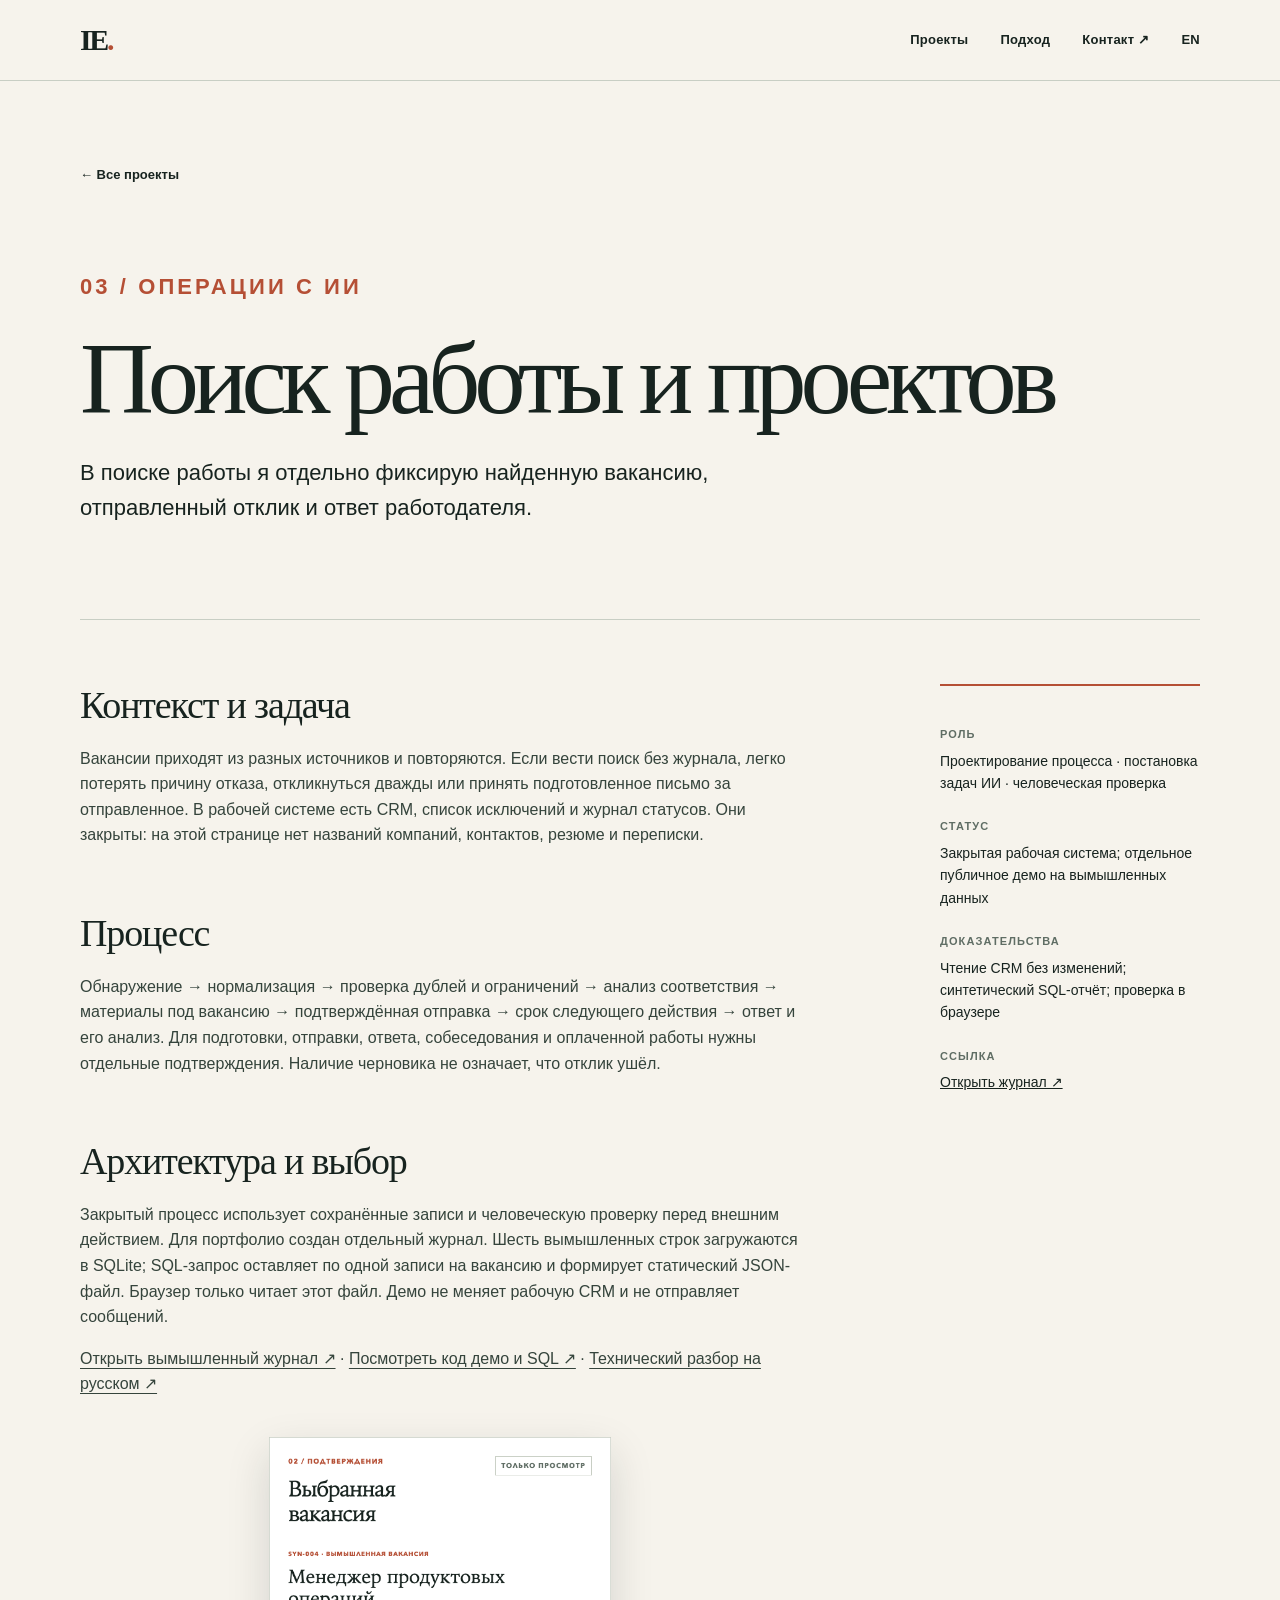
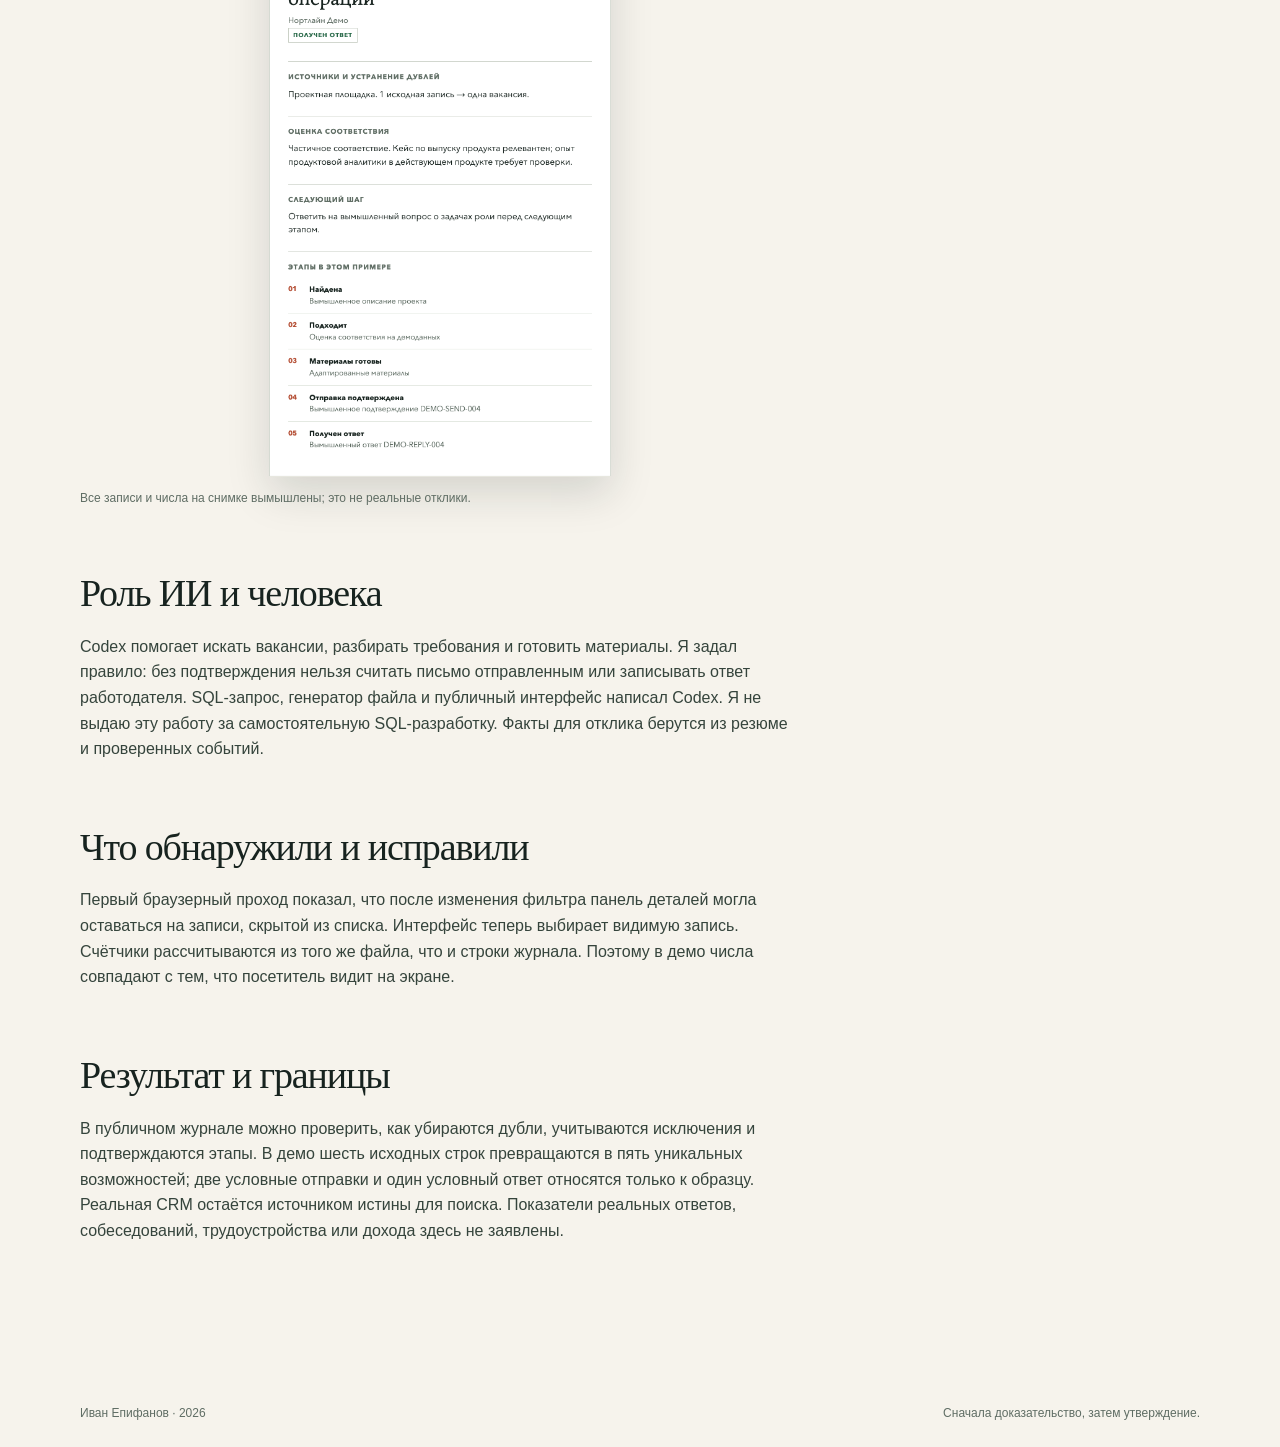
<file: ru/cases/job-operations.html>
<!doctype html>
<html lang="ru">
<head><meta charset="utf-8"><meta name="viewport" content="width=device-width, initial-scale=1"><meta name="description" content="Операционная система поиска работы: контроль дублей, этапов отклика, ответа и следующего действия. Публичное демо использует только вымышленные данные.">
  <link rel="canonical" href="https://ejonnyss.github.io/ivan-operations-portfolio/ru/cases/job-operations.html">
  <link rel="alternate" hreflang="en" href="https://ejonnyss.github.io/ivan-operations-portfolio/cases/job-operations.html">
  <link rel="alternate" hreflang="ru" href="https://ejonnyss.github.io/ivan-operations-portfolio/ru/cases/job-operations.html">
  <link rel="alternate" hreflang="x-default" href="https://ejonnyss.github.io/ivan-operations-portfolio/cases/job-operations.html">
  <meta property="og:type" content="article">
  <meta property="og:locale" content="ru_RU">
  <meta property="og:site_name" content="Ivan Epifanov — Operations × AI × Product">
  <meta property="og:title" content="Поиск работы и проектов — кейс Ивана Епифанова">
  <meta property="og:description" content="Операционная система поиска работы: контроль дублей, этапов отклика, ответа и следующего действия. Публичное демо использует только вымышленные данные.">
  <meta property="og:url" content="https://ejonnyss.github.io/ivan-operations-portfolio/ru/cases/job-operations.html">
  <meta property="og:image" content="https://ejonnyss.github.io/ivan-operations-portfolio/assets/social-preview.png">
  <meta property="og:image:width" content="1200">
  <meta property="og:image:height" content="630">
  <meta property="og:image:alt" content="Ivan Epifanov — Operations × AI × Product">
  <meta name="twitter:card" content="summary_large_image">
  <meta name="twitter:image" content="https://ejonnyss.github.io/ivan-operations-portfolio/assets/social-preview.png"><link rel="icon" href="../../favicon.svg" type="image/svg+xml"><link rel="stylesheet" href="../../assets/site.css"><title>Поиск работы и проектов — кейс Ивана Епифанова</title></head>
<body class="ru-page"><a class="skip" href="#main">К содержанию</a><header class="site-header"><div class="wrap nav"><a class="brand" href="../" aria-label="Иван Епифанов, главная">IE<span class="brand-dot">.</span></a><nav aria-label="Основное меню"><a href="../#work">Проекты</a><a href="../#approach">Подход</a><a href="../#contact">Контакт ↗</a><a href="../../cases/job-operations.html" lang="en">EN</a></nav></div></header>
<main id="main" class="case-page wrap"><a class="back-link" href="../#work">← Все проекты</a><div class="case-hero"><p class="kicker">03 / ОПЕРАЦИИ С ИИ</p><h1>Поиск работы и проектов</h1><p>В поиске работы я отдельно фиксирую найденную вакансию, отправленный отклик и ответ работодателя.</p></div><div class="case-layout"><article class="case-body">
<h2>Контекст и задача</h2><p>Вакансии приходят из разных источников и повторяются. Если вести поиск без журнала, легко потерять причину отказа, откликнуться дважды или принять подготовленное письмо за отправленное. В рабочей системе есть CRM, список исключений и журнал статусов. Они закрыты: на этой странице нет названий компаний, контактов, резюме и переписки.</p>
<h2>Процесс</h2><p>Обнаружение → нормализация → проверка дублей и ограничений → анализ соответствия → материалы под вакансию → подтверждённая отправка → срок следующего действия → ответ и его анализ. Для подготовки, отправки, ответа, собеседования и оплаченной работы нужны отдельные подтверждения. Наличие черновика не означает, что отклик ушёл.</p>
<h2>Архитектура и выбор</h2><p>Закрытый процесс использует сохранённые записи и человеческую проверку перед внешним действием. Для портфолио создан отдельный журнал. Шесть вымышленных строк загружаются в SQLite; SQL-запрос оставляет по одной записи на вакансию и формирует статический JSON-файл. Браузер только читает этот файл. Демо не меняет рабочую CRM и не отправляет сообщений.</p><p><a href="../../demos/job-operations/ru/">Открыть вымышленный журнал ↗</a> · <a href="https://github.com/Ejonnyss/ivan-operations-portfolio/tree/main/demos/job-operations" target="_blank" rel="noopener noreferrer" lang="en">Посмотреть код демо и SQL ↗</a> · <a href="https://github.com/Ejonnyss/ivan-operations-portfolio/blob/main/technical/job-operations.ru.md" target="_blank" rel="noopener noreferrer">Технический разбор на русском ↗</a></p><figure class="case-shot"><img src="../../assets/job-operations-ledger-ru.png" alt="Вымышленная вакансия с раздельными событиями подготовки, отправки и ответа"><figcaption>Все записи и числа на снимке вымышлены; это не реальные отклики.</figcaption></figure>
<h2>Роль ИИ и человека</h2><p>Codex помогает искать вакансии, разбирать требования и готовить материалы. Я задал правило: без подтверждения нельзя считать письмо отправленным или записывать ответ работодателя. SQL-запрос, генератор файла и публичный интерфейс написал Codex. Я не выдаю эту работу за самостоятельную SQL-разработку. Факты для отклика берутся из резюме и проверенных событий.</p>
<h2>Что обнаружили и исправили</h2><p>Первый браузерный проход показал, что после изменения фильтра панель деталей могла оставаться на записи, скрытой из списка. Интерфейс теперь выбирает видимую запись. Счётчики рассчитываются из того же файла, что и строки журнала. Поэтому в демо числа совпадают с тем, что посетитель видит на экране.</p>
<h2>Результат и границы</h2><p>В публичном журнале можно проверить, как убираются дубли, учитываются исключения и подтверждаются этапы. В демо шесть исходных строк превращаются в пять уникальных возможностей; две условные отправки и один условный ответ относятся только к образцу. Реальная CRM остаётся источником истины для поиска. Показатели реальных ответов, собеседований, трудоустройства или дохода здесь не заявлены.</p></article><aside class="case-aside"><dl><dt>Роль</dt><dd>Проектирование процесса · постановка задач ИИ · человеческая проверка</dd><dt>Статус</dt><dd>Закрытая рабочая система; отдельное публичное демо на вымышленных данных</dd><dt>Доказательства</dt><dd>Чтение CRM без изменений; синтетический SQL-отчёт; проверка в браузере</dd><dt>Ссылка</dt><dd><a href="../../demos/job-operations/ru/">Открыть журнал ↗</a></dd></dl></aside></div></main>
<footer class="footer"><div class="wrap"><span>Иван Епифанов · 2026</span><span>Сначала доказательство, затем утверждение.</span></div></footer></body></html>
</file>
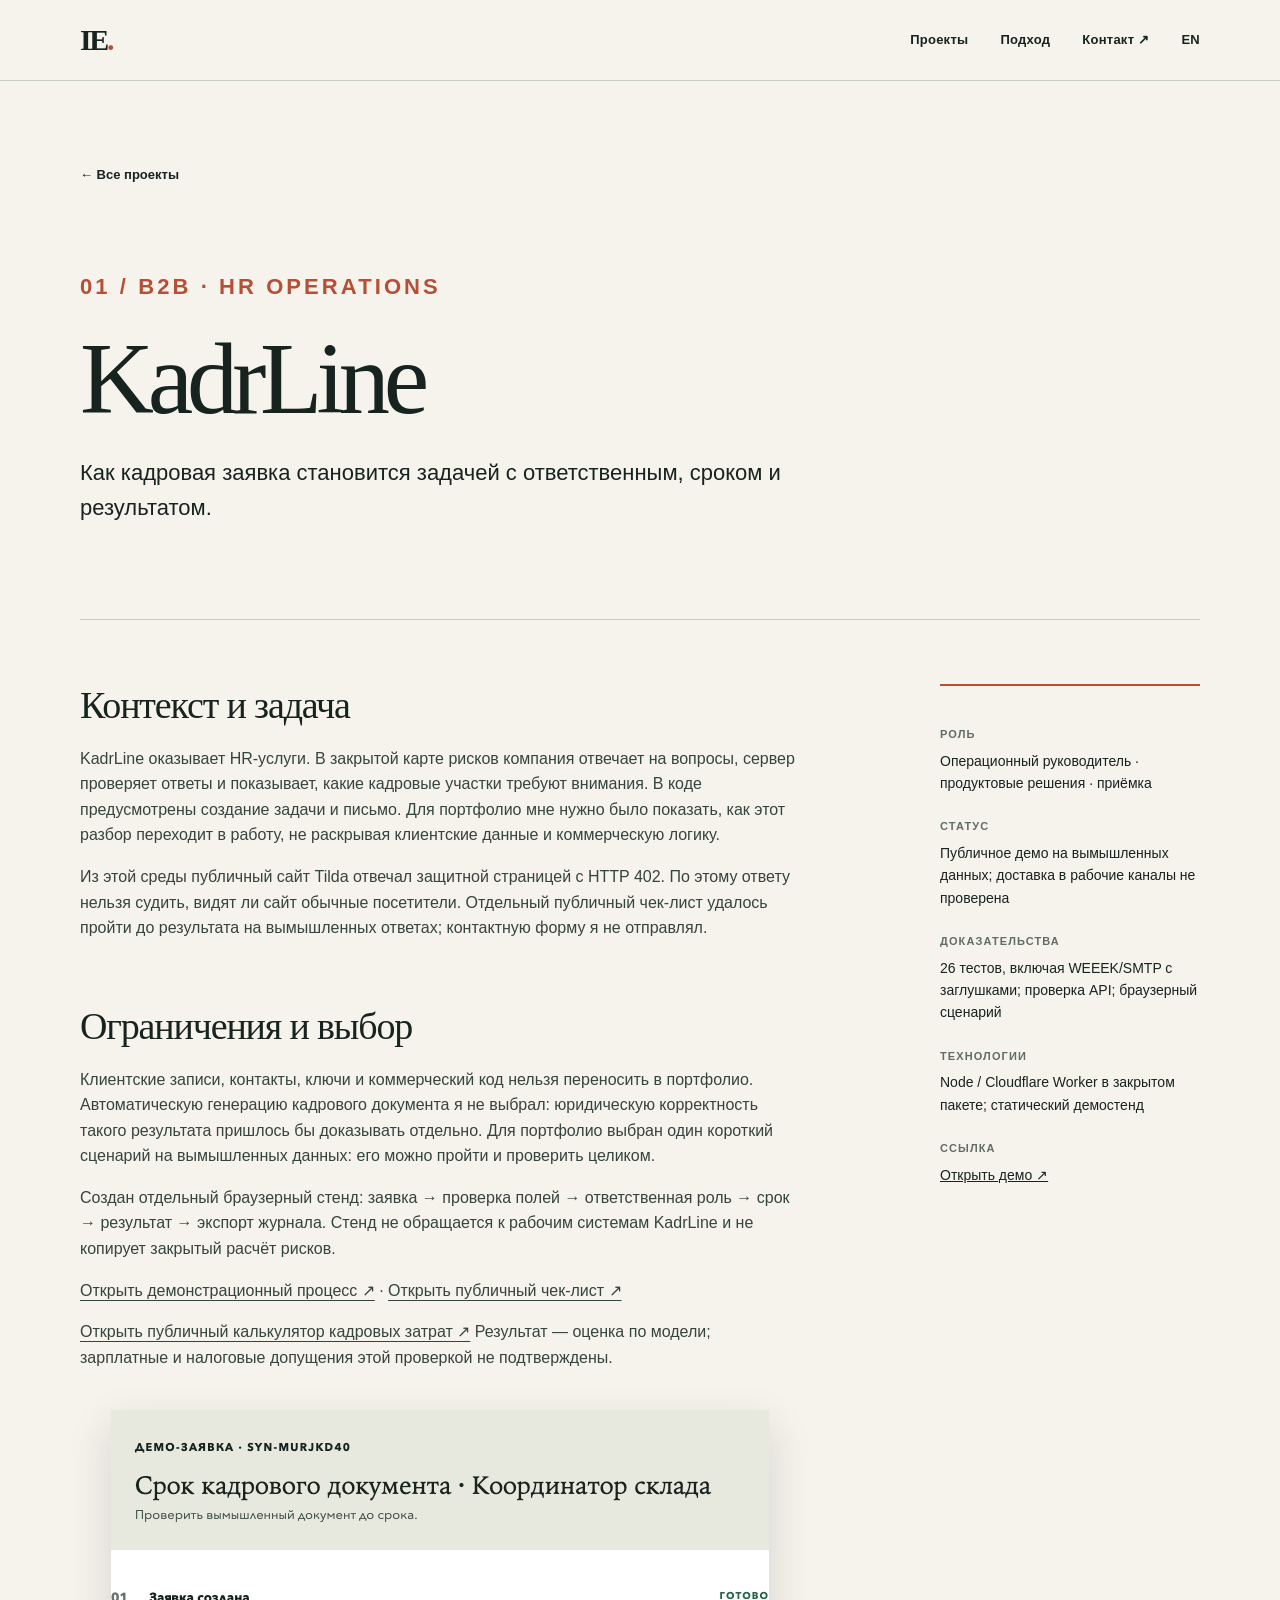
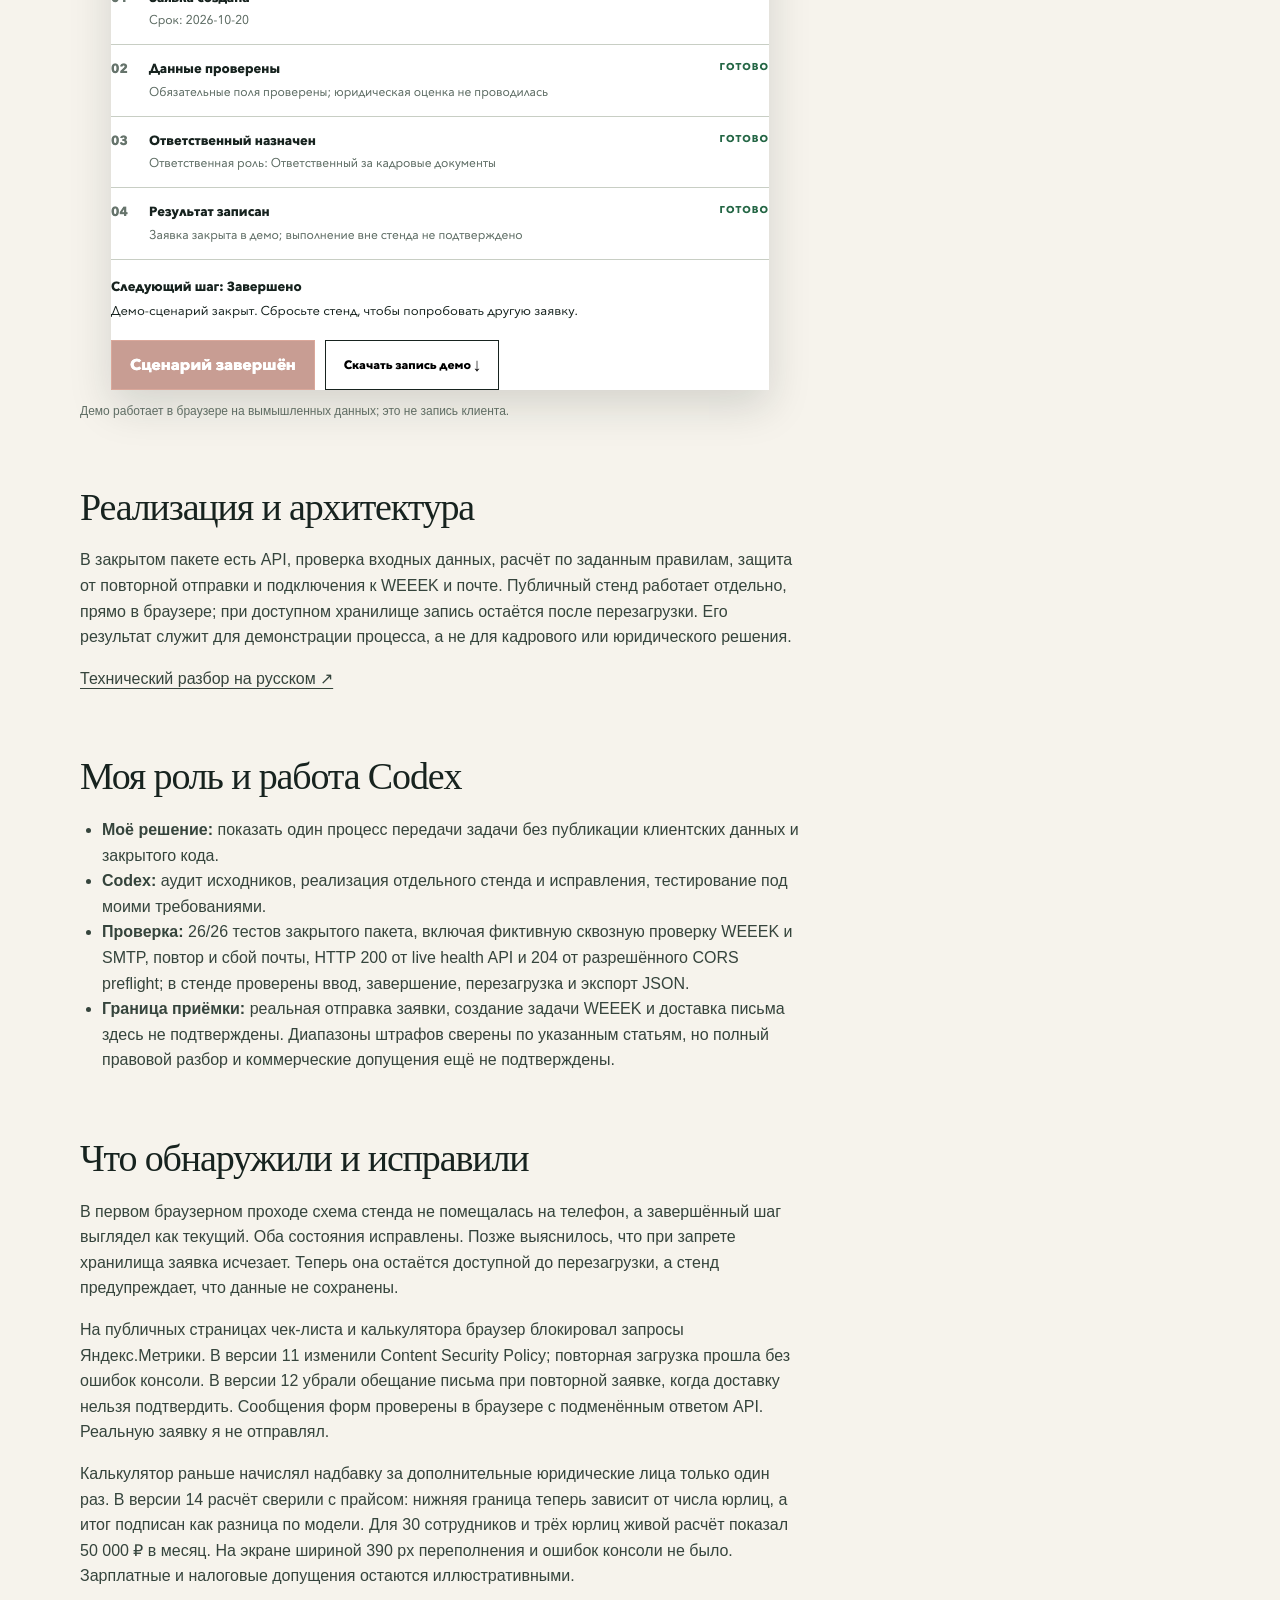
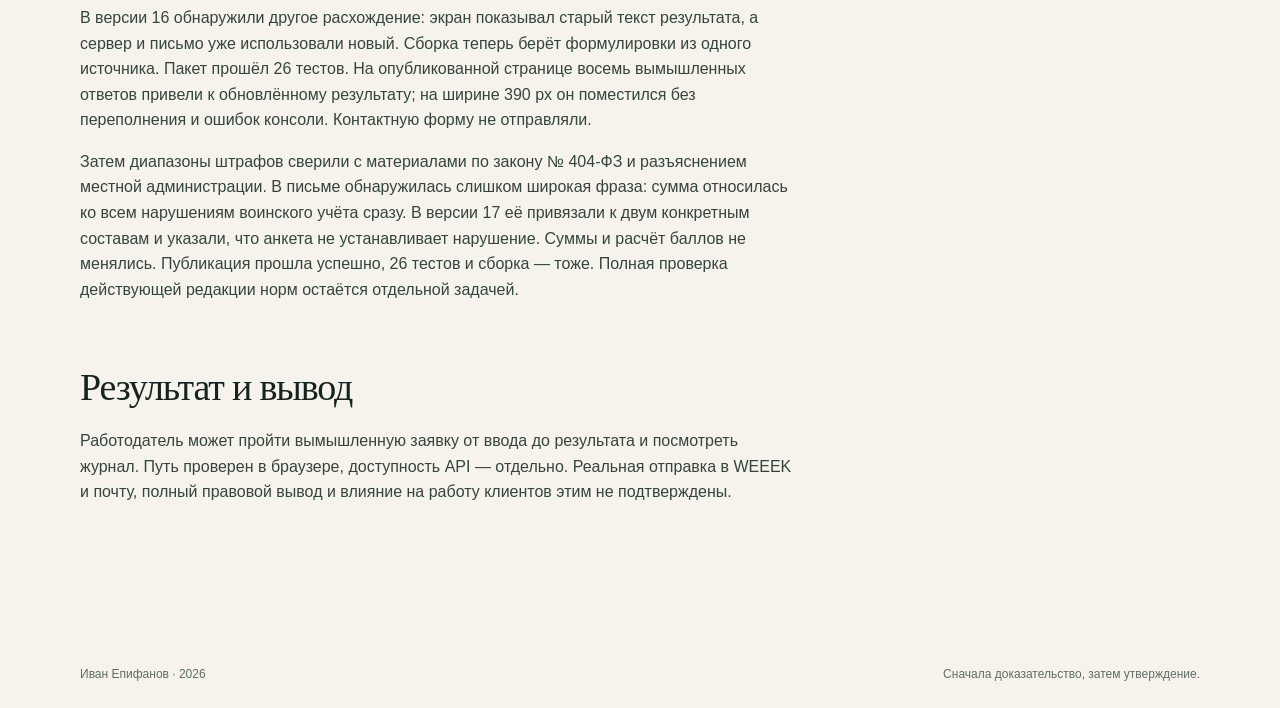
<file: ru/cases/kadrline.html>
<!doctype html>
<html lang="ru">
<head><meta charset="utf-8"><meta name="viewport" content="width=device-width, initial-scale=1"><meta name="description" content="KadrLine: кадровый вопрос, структурированная оценка и передача следующего действия ответственному.">
  <link rel="canonical" href="https://ejonnyss.github.io/ivan-operations-portfolio/ru/cases/kadrline.html">
  <link rel="alternate" hreflang="en" href="https://ejonnyss.github.io/ivan-operations-portfolio/cases/kadrline.html">
  <link rel="alternate" hreflang="ru" href="https://ejonnyss.github.io/ivan-operations-portfolio/ru/cases/kadrline.html">
  <link rel="alternate" hreflang="x-default" href="https://ejonnyss.github.io/ivan-operations-portfolio/cases/kadrline.html">
  <meta property="og:type" content="article">
  <meta property="og:locale" content="ru_RU">
  <meta property="og:site_name" content="Ivan Epifanov — Operations × AI × Product">
  <meta property="og:title" content="KadrLine — кейс Ивана Епифанова">
  <meta property="og:description" content="KadrLine: кадровый вопрос, структурированная оценка и передача следующего действия ответственному.">
  <meta property="og:url" content="https://ejonnyss.github.io/ivan-operations-portfolio/ru/cases/kadrline.html">
  <meta property="og:image" content="https://ejonnyss.github.io/ivan-operations-portfolio/assets/social-preview.png">
  <meta property="og:image:width" content="1200">
  <meta property="og:image:height" content="630">
  <meta property="og:image:alt" content="Ivan Epifanov — Operations × AI × Product">
  <meta name="twitter:card" content="summary_large_image">
  <meta name="twitter:image" content="https://ejonnyss.github.io/ivan-operations-portfolio/assets/social-preview.png"><link rel="icon" href="../../favicon.svg" type="image/svg+xml"><link rel="stylesheet" href="../../assets/site.css"><title>KadrLine — кейс Ивана Епифанова</title></head>
<body class="ru-page"><a class="skip" href="#main">К содержанию</a><header class="site-header"><div class="wrap nav"><a class="brand" href="../" aria-label="Иван Епифанов, главная">IE<span class="brand-dot">.</span></a><nav aria-label="Основное меню"><a href="../#work">Проекты</a><a href="../#approach">Подход</a><a href="../#contact">Контакт ↗</a><a href="../../cases/kadrline.html" lang="en">EN</a></nav></div></header>
<main id="main" class="case-page wrap"><a class="back-link" href="../#work">← Все проекты</a><div class="case-hero"><p class="kicker">01 / B2B · HR OPERATIONS</p><h1>KadrLine</h1><p>Как кадровая заявка становится задачей с ответственным, сроком и результатом.</p></div><div class="case-layout"><article class="case-body">
<h2>Контекст и задача</h2><p>KadrLine оказывает HR-услуги. В закрытой карте рисков компания отвечает на вопросы, сервер проверяет ответы и показывает, какие кадровые участки требуют внимания. В коде предусмотрены создание задачи и письмо. Для портфолио мне нужно было показать, как этот разбор переходит в работу, не раскрывая клиентские данные и коммерческую логику.</p><p>Из этой среды публичный сайт Tilda отвечал защитной страницей с HTTP 402. По этому ответу нельзя судить, видят ли сайт обычные посетители. Отдельный публичный чек-лист удалось пройти до результата на вымышленных ответах; контактную форму я не отправлял.</p>
<h2>Ограничения и выбор</h2><p>Клиентские записи, контакты, ключи и коммерческий код нельзя переносить в портфолио. Автоматическую генерацию кадрового документа я не выбрал: юридическую корректность такого результата пришлось бы доказывать отдельно. Для портфолио выбран один короткий сценарий на вымышленных данных: его можно пройти и проверить целиком.</p><p>Создан отдельный браузерный стенд: заявка → проверка полей → ответственная роль → срок → результат → экспорт журнала. Стенд не обращается к рабочим системам KadrLine и не копирует закрытый расчёт рисков.</p><p><a href="../../demos/kadrline/ru/">Открыть демонстрационный процесс ↗</a> · <a href="https://kadrline-risk-map-api.isepifanov.chatgpt.site/voinskiy-uchet" target="_blank" rel="noopener noreferrer">Открыть публичный чек-лист ↗</a></p><p><a href="https://kadrline-risk-map-api.isepifanov.chatgpt.site/kalkulyator-kadrovika" target="_blank" rel="noopener noreferrer">Открыть публичный калькулятор кадровых затрат ↗</a> Результат — оценка по модели; зарплатные и налоговые допущения этой проверкой не подтверждены.</p><figure class="case-shot"><img src="../../assets/kadrline-workflow-ru.png" alt="Вымышленная кадровая заявка с проверкой, ответственным и результатом"><figcaption>Демо работает в браузере на вымышленных данных; это не запись клиента.</figcaption></figure>
<h2>Реализация и архитектура</h2><p>В закрытом пакете есть API, проверка входных данных, расчёт по заданным правилам, защита от повторной отправки и подключения к WEEEK и почте. Публичный стенд работает отдельно, прямо в браузере; при доступном хранилище запись остаётся после перезагрузки. Его результат служит для демонстрации процесса, а не для кадрового или юридического решения.</p><p><a href="https://github.com/Ejonnyss/ivan-operations-portfolio/blob/main/technical/kadrline.ru.md" target="_blank" rel="noopener noreferrer">Технический разбор на русском ↗</a></p>
<h2>Моя роль и работа Codex</h2><ul><li><strong>Моё решение:</strong> показать один процесс передачи задачи без публикации клиентских данных и закрытого кода.</li><li><strong>Codex:</strong> аудит исходников, реализация отдельного стенда и исправления, тестирование под моими требованиями.</li><li><strong>Проверка:</strong> 26/26 тестов закрытого пакета, включая фиктивную сквозную проверку WEEEK и SMTP, повтор и сбой почты, HTTP 200 от live health API и 204 от разрешённого CORS preflight; в стенде проверены ввод, завершение, перезагрузка и экспорт JSON.</li><li><strong>Граница приёмки:</strong> реальная отправка заявки, создание задачи WEEEK и доставка письма здесь не подтверждены. Диапазоны штрафов сверены по указанным статьям, но полный правовой разбор и коммерческие допущения ещё не подтверждены.</li></ul>
<h2>Что обнаружили и исправили</h2>
<p>В первом браузерном проходе схема стенда не помещалась на телефон, а завершённый шаг выглядел как текущий. Оба состояния исправлены. Позже выяснилось, что при запрете хранилища заявка исчезает. Теперь она остаётся доступной до перезагрузки, а стенд предупреждает, что данные не сохранены.</p>
<p>На публичных страницах чек-листа и калькулятора браузер блокировал запросы Яндекс.Метрики. В версии 11 изменили Content Security Policy; повторная загрузка прошла без ошибок консоли. В версии 12 убрали обещание письма при повторной заявке, когда доставку нельзя подтвердить. Сообщения форм проверены в браузере с подменённым ответом API. Реальную заявку я не отправлял.</p>
<p>Калькулятор раньше начислял надбавку за дополнительные юридические лица только один раз. В версии 14 расчёт сверили с прайсом: нижняя граница теперь зависит от числа юрлиц, а итог подписан как разница по модели. Для 30 сотрудников и трёх юрлиц живой расчёт показал 50 000 ₽ в месяц. На экране шириной 390 px переполнения и ошибок консоли не было. Зарплатные и налоговые допущения остаются иллюстративными.</p>
<p>В версии 16 обнаружили другое расхождение: экран показывал старый текст результата, а сервер и письмо уже использовали новый. Сборка теперь берёт формулировки из одного источника. Пакет прошёл 26 тестов. На опубликованной странице восемь вымышленных ответов привели к обновлённому результату; на ширине 390 px он поместился без переполнения и ошибок консоли. Контактную форму не отправляли.</p>
<p>Затем диапазоны штрафов сверили с материалами по закону № 404-ФЗ и разъяснением местной администрации. В письме обнаружилась слишком широкая фраза: сумма относилась ко всем нарушениям воинского учёта сразу. В версии 17 её привязали к двум конкретным составам и указали, что анкета не устанавливает нарушение. Суммы и расчёт баллов не менялись. Публикация прошла успешно, 26 тестов и сборка — тоже. Полная проверка действующей редакции норм остаётся отдельной задачей.</p>
<h2>Результат и вывод</h2><p>Работодатель может пройти вымышленную заявку от ввода до результата и посмотреть журнал. Путь проверен в браузере, доступность API — отдельно. Реальная отправка в WEEEK и почту, полный правовой вывод и влияние на работу клиентов этим не подтверждены.</p></article><aside class="case-aside"><dl><dt>Роль</dt><dd>Операционный руководитель · продуктовые решения · приёмка</dd><dt>Статус</dt><dd>Публичное демо на вымышленных данных; доставка в рабочие каналы не проверена</dd><dt>Доказательства</dt><dd>26 тестов, включая WEEEK/SMTP с заглушками; проверка API; браузерный сценарий</dd><dt>Технологии</dt><dd>Node / Cloudflare Worker в закрытом пакете; статический демостенд</dd><dt>Ссылка</dt><dd><a href="../../demos/kadrline/ru/">Открыть демо ↗</a></dd></dl></aside></div></main>
<footer class="footer"><div class="wrap"><span>Иван Епифанов · 2026</span><span>Сначала доказательство, затем утверждение.</span></div></footer></body></html>
</file>
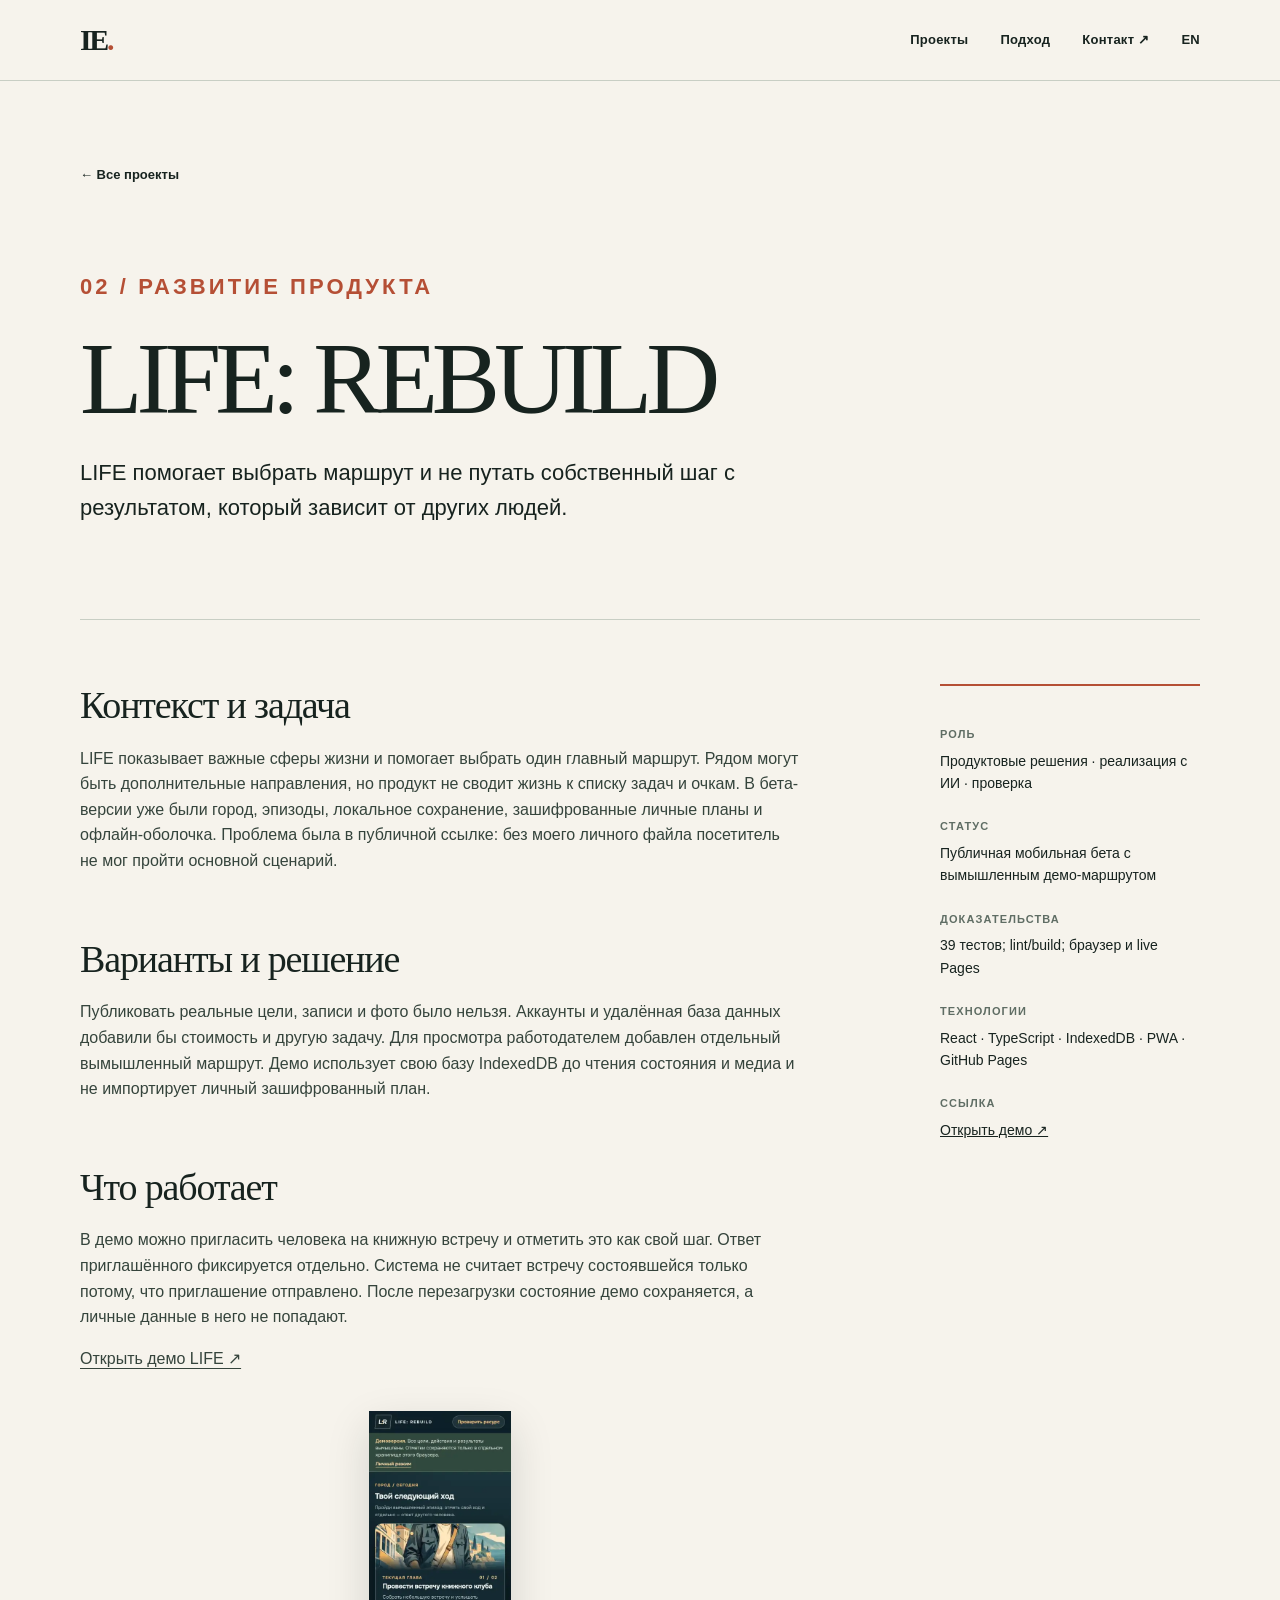
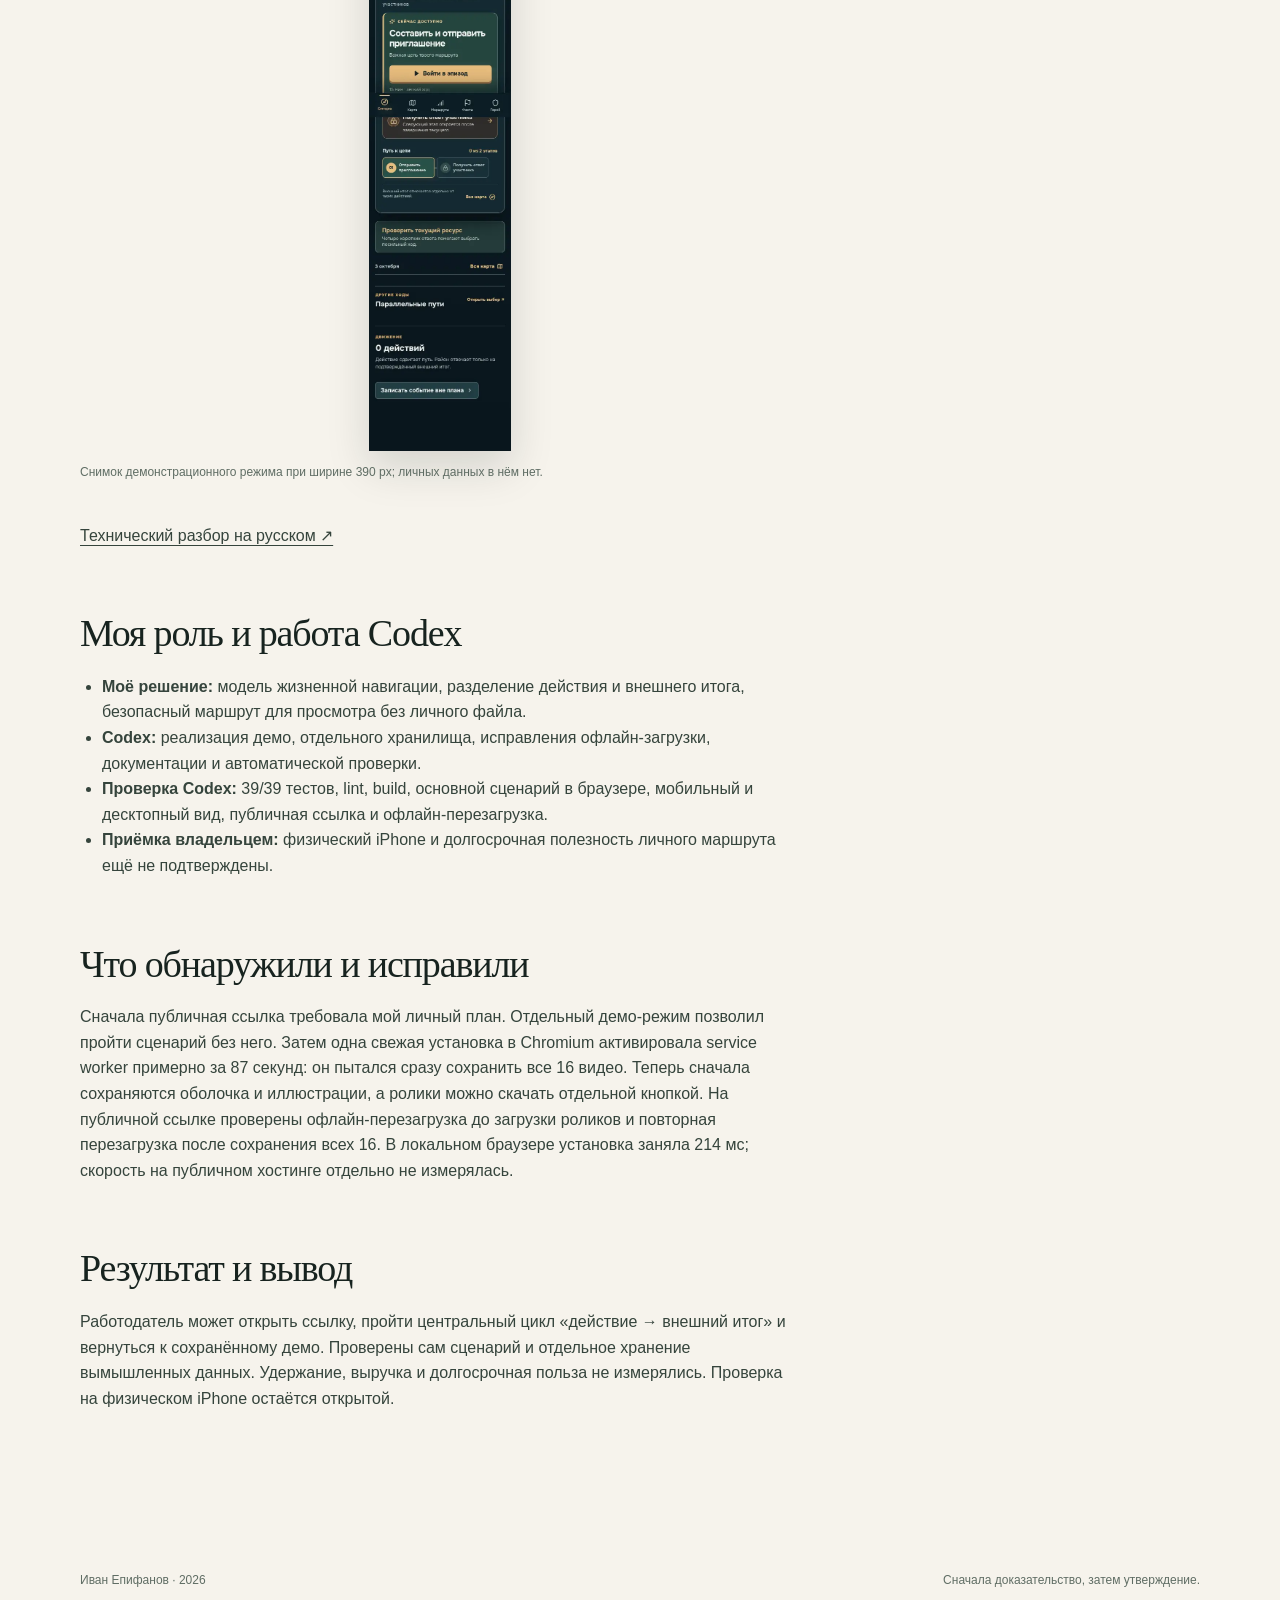
<file: ru/cases/life.html>
<!doctype html>
<html lang="ru">
<head><meta charset="utf-8"><meta name="viewport" content="width=device-width, initial-scale=1"><meta name="description" content="LIFE: REBUILD — навигация по жизненным маршрутам с безопасным публичным демо и раздельным учётом действия и результата.">
  <link rel="canonical" href="https://ejonnyss.github.io/ivan-operations-portfolio/ru/cases/life.html">
  <link rel="alternate" hreflang="en" href="https://ejonnyss.github.io/ivan-operations-portfolio/cases/life.html">
  <link rel="alternate" hreflang="ru" href="https://ejonnyss.github.io/ivan-operations-portfolio/ru/cases/life.html">
  <link rel="alternate" hreflang="x-default" href="https://ejonnyss.github.io/ivan-operations-portfolio/cases/life.html">
  <meta property="og:type" content="article">
  <meta property="og:locale" content="ru_RU">
  <meta property="og:site_name" content="Ivan Epifanov — Operations × AI × Product">
  <meta property="og:title" content="LIFE: REBUILD — кейс Ивана Епифанова">
  <meta property="og:description" content="LIFE: REBUILD — навигация по жизненным маршрутам с безопасным публичным демо и раздельным учётом действия и результата.">
  <meta property="og:url" content="https://ejonnyss.github.io/ivan-operations-portfolio/ru/cases/life.html">
  <meta property="og:image" content="https://ejonnyss.github.io/ivan-operations-portfolio/assets/social-preview.png">
  <meta property="og:image:width" content="1200">
  <meta property="og:image:height" content="630">
  <meta property="og:image:alt" content="Ivan Epifanov — Operations × AI × Product">
  <meta name="twitter:card" content="summary_large_image">
  <meta name="twitter:image" content="https://ejonnyss.github.io/ivan-operations-portfolio/assets/social-preview.png"><link rel="icon" href="../../favicon.svg" type="image/svg+xml"><link rel="stylesheet" href="../../assets/site.css"><title>LIFE: REBUILD — кейс Ивана Епифанова</title></head>
<body class="ru-page"><a class="skip" href="#main">К содержанию</a><header class="site-header"><div class="wrap nav"><a class="brand" href="../" aria-label="Иван Епифанов, главная">IE<span class="brand-dot">.</span></a><nav aria-label="Основное меню"><a href="../#work">Проекты</a><a href="../#approach">Подход</a><a href="../#contact">Контакт ↗</a><a href="../../cases/life.html" lang="en">EN</a></nav></div></header>
<main id="main" class="case-page wrap"><a class="back-link" href="../#work">← Все проекты</a><div class="case-hero"><p class="kicker">02 / РАЗВИТИЕ ПРОДУКТА</p><h1>LIFE: REBUILD</h1><p>LIFE помогает выбрать маршрут и не путать собственный шаг с результатом, который зависит от других людей.</p></div><div class="case-layout"><article class="case-body">
<h2>Контекст и задача</h2><p>LIFE показывает важные сферы жизни и помогает выбрать один главный маршрут. Рядом могут быть дополнительные направления, но продукт не сводит жизнь к списку задач и очкам. В бета-версии уже были город, эпизоды, локальное сохранение, зашифрованные личные планы и офлайн-оболочка. Проблема была в публичной ссылке: без моего личного файла посетитель не мог пройти основной сценарий.</p>
<h2>Варианты и решение</h2><p>Публиковать реальные цели, записи и фото было нельзя. Аккаунты и удалённая база данных добавили бы стоимость и другую задачу. Для просмотра работодателем добавлен отдельный вымышленный маршрут. Демо использует свою базу IndexedDB до чтения состояния и медиа и не импортирует личный зашифрованный план.</p>
<h2>Что работает</h2><p>В демо можно пригласить человека на книжную встречу и отметить это как свой шаг. Ответ приглашённого фиксируется отдельно. Система не считает встречу состоявшейся только потому, что приглашение отправлено. После перезагрузки состояние демо сохраняется, а личные данные в него не попадают.</p><p><a href="https://ejonnyss.github.io/life-rebuild/v3-phone-test/?demo=1" target="_blank" rel="noopener noreferrer">Открыть демо LIFE ↗</a></p><figure class="case-shot"><img src="../../assets/life-demo-mobile.webp" alt="Вымышленный маршрут LIFE на мобильном экране"><figcaption>Снимок демонстрационного режима при ширине 390 px; личных данных в нём нет.</figcaption></figure><p><a href="https://github.com/Ejonnyss/ivan-operations-portfolio/blob/main/technical/life-v3.ru.md" target="_blank" rel="noopener noreferrer">Технический разбор на русском ↗</a></p>
<h2>Моя роль и работа Codex</h2><ul><li><strong>Моё решение:</strong> модель жизненной навигации, разделение действия и внешнего итога, безопасный маршрут для просмотра без личного файла.</li><li><strong>Codex:</strong> реализация демо, отдельного хранилища, исправления офлайн-загрузки, документации и автоматической проверки.</li><li><strong>Проверка Codex:</strong> 39/39 тестов, lint, build, основной сценарий в браузере, мобильный и десктопный вид, публичная ссылка и офлайн-перезагрузка.</li><li><strong>Приёмка владельцем:</strong> физический iPhone и долгосрочная полезность личного маршрута ещё не подтверждены.</li></ul>
<h2>Что обнаружили и исправили</h2><p>Сначала публичная ссылка требовала мой личный план. Отдельный демо-режим позволил пройти сценарий без него. Затем одна свежая установка в Chromium активировала service worker примерно за 87 секунд: он пытался сразу сохранить все 16 видео. Теперь сначала сохраняются оболочка и иллюстрации, а ролики можно скачать отдельной кнопкой. На публичной ссылке проверены офлайн-перезагрузка до загрузки роликов и повторная перезагрузка после сохранения всех 16. В локальном браузере установка заняла 214 мс; скорость на публичном хостинге отдельно не измерялась.</p>
<h2>Результат и вывод</h2><p>Работодатель может открыть ссылку, пройти центральный цикл «действие → внешний итог» и вернуться к сохранённому демо. Проверены сам сценарий и отдельное хранение вымышленных данных. Удержание, выручка и долгосрочная польза не измерялись. Проверка на физическом iPhone остаётся открытой.</p></article><aside class="case-aside"><dl><dt>Роль</dt><dd>Продуктовые решения · реализация с ИИ · проверка</dd><dt>Статус</dt><dd>Публичная мобильная бета с вымышленным демо-маршрутом</dd><dt>Доказательства</dt><dd>39 тестов; lint/build; браузер и live Pages</dd><dt>Технологии</dt><dd>React · TypeScript · IndexedDB · PWA · GitHub Pages</dd><dt>Ссылка</dt><dd><a href="https://ejonnyss.github.io/life-rebuild/v3-phone-test/?demo=1" target="_blank" rel="noopener noreferrer">Открыть демо ↗</a></dd></dl></aside></div></main>
<footer class="footer"><div class="wrap"><span>Иван Епифанов · 2026</span><span>Сначала доказательство, затем утверждение.</span></div></footer></body></html>
</file>
<file: assets/site.css>
:root{--ink:#17231f;--paper:#f6f3ec;--rust:#b54f35;--sage:#5f6d64;--white:#fff;--line:#c8cec4;--space:8px;--display:"Iowan Old Style","Baskerville",Georgia,serif;--body:"Avenir Next","Segoe UI",Arial,sans-serif}
*{box-sizing:border-box}html{scroll-behavior:smooth}body{margin:0;background:var(--paper);color:var(--ink);font-family:var(--body);font-size:16px;line-height:1.6}a{color:inherit}a:focus-visible,button:focus-visible,input:focus-visible,select:focus-visible,textarea:focus-visible{outline:3px solid var(--rust);outline-offset:4px}img{display:block;max-width:100%}.wrap{width:min(100% - 40px,1120px);margin:auto}.skip{position:absolute;top:-100px;left:16px;background:var(--white);padding:12px;z-index:10}.skip:focus{top:12px}.site-header{border-bottom:1px solid var(--line)}.nav{min-height:80px;display:flex;align-items:center;justify-content:space-between;gap:24px}.brand{text-decoration:none;font:700 30px/1 var(--display);letter-spacing:-.08em}.brand-dot{color:var(--rust)}nav{display:flex;gap:clamp(12px,3vw,32px);align-items:center;flex-wrap:wrap}nav a{font-size:13px;font-weight:700;text-decoration:none;letter-spacing:.02em}nav a:hover,.text-link:hover,.card-links a:hover{color:var(--rust)}.nav-contact{color:var(--rust)}.hero{padding:clamp(72px,10vw,144px) 0 0}.eyebrow,.kicker,.mono,.case-meta,.hero-rule,.pill{font-size:11px;letter-spacing:.14em;text-transform:uppercase;font-weight:700}.eyebrow{display:flex;align-items:center;gap:12px}.status-dot{width:8px;height:8px;background:var(--rust);border-radius:50%}.hero h1{font:400 clamp(64px,9vw,126px)/.96 var(--display);letter-spacing:-.065em;max-width:1100px;margin:32px 0 48px}.hero em,h2 em{color:var(--rust);font-weight:400}.hero-bottom{display:flex;justify-content:space-between;align-items:end;gap:48px}.hero-bottom p{font-size:clamp(18px,2vw,23px);line-height:1.45;max-width:560px;margin:0}.text-link{font-size:14px;font-weight:700;text-decoration:none;white-space:nowrap;border-bottom:1px solid;padding-bottom:8px}.hero-rule{display:flex;justify-content:space-between;border-top:1px solid var(--line);margin-top:clamp(80px,12vw,152px);padding:16px 0 24px;color:var(--sage)}.section{padding:clamp(72px,9vw,120px) 0}.dark-section{background:var(--ink);color:var(--paper)}.section-top{display:flex;justify-content:space-between;align-items:end;gap:48px;margin-bottom:48px}.kicker{color:var(--rust);margin:0 0 24px}h2{font:400 clamp(45px,6vw,76px)/1.03 var(--display);letter-spacing:-.05em;margin:0}h3{margin:0}.section-note{max-width:280px;color:#b4c1b7;font-size:15px}.case-grid{display:grid;grid-template-columns:repeat(2,minmax(0,1fr));gap:16px}.case-card{border:1px solid #627068;padding:32px;display:flex;flex-direction:column;min-height:560px}.case-meta{display:flex;justify-content:space-between;align-items:start;gap:12px;color:#b4c1b7}.pill{border:1px solid #627068;border-radius:100px;padding:5px 10px;color:var(--paper);white-space:nowrap}.case-card h3{font:400 clamp(38px,4vw,58px)/1.05 var(--display);letter-spacing:-.045em;margin:48px 0 12px}.case-card p{max-width:430px;color:#cbd3cc;margin:0 0 32px}.case-image{height:230px;margin-top:auto;margin-bottom:32px;overflow:hidden}.kadrline-art{background:#e2e3d9;color:var(--ink);display:flex;align-items:center;justify-content:center;gap:9px;padding:24px;font:700 10px/1.4 var(--body);letter-spacing:.08em}.kadrline-art span{background:var(--white);padding:12px 8px;white-space:nowrap}.kadrline-art i{width:16px;height:1px;background:var(--rust);flex-shrink:0}.life-art{background:#ded6c8;display:flex;justify-content:center;align-items:start;padding:16px}.life-art img{height:315px;width:auto;border:5px solid var(--ink);border-radius:20px;object-fit:cover;object-position:top}.card-links{display:flex;flex-wrap:wrap;gap:16px 24px}.card-links a{font-weight:700;font-size:14px;text-underline-offset:5px}.case-card-wide{grid-column:1/-1;min-height:280px}.case-card-wide h3{margin-top:40px}.case-card-wide p{max-width:660px}.approach-grid{display:grid;grid-template-columns:repeat(3,1fr);gap:32px}.numbered{border-top:1px solid var(--line);padding-top:16px}.numbered span{font:700 12px var(--body);color:var(--rust)}.numbered h3{font:400 28px/1.2 var(--display);margin:32px 0 16px}.numbered p{font-size:15px;max-width:290px;color:#4c5851}.disclosure{margin-top:80px;background:#e7e9df;padding:32px 40px;display:grid;grid-template-columns:180px 1fr;gap:24px}.disclosure .mono{color:var(--rust);padding-top:7px}.disclosure p{font-size:19px;line-height:1.5;margin:0;max-width:780px}.experience-section{border-top:1px solid var(--line)}.experience-grid{display:grid;grid-template-columns:1fr 1fr;gap:64px}.experience-grid p{max-width:540px;margin:0 0 22px}.capabilities{display:flex;flex-wrap:wrap;gap:8px;margin-top:32px}.capabilities span{border:1px solid var(--line);border-radius:99px;padding:8px 14px;font-size:12px;font-weight:700}.contact-section{background:#dce3da;padding:clamp(72px,9vw,120px) 0}.contact-section h2{margin-bottom:32px}.contact-section p:not(.kicker){max-width:480px}.button{display:inline-block;background:var(--ink);color:var(--white);text-decoration:none;font-weight:700;font-size:14px;padding:16px 24px;margin-top:24px;transition:background .18s ease}.button:hover{background:var(--rust)}.contact-note{font-size:12px;color:#526159;margin-top:24px}.footer{padding:24px 0;font-size:12px;color:var(--sage)}.footer .wrap{display:flex;justify-content:space-between;gap:16px}.case-page{padding:72px 0 120px}.back-link{font-size:13px;font-weight:700;text-decoration:none}.case-hero{border-bottom:1px solid var(--line);padding:72px 0}.case-hero h1{font:400 clamp(56px,8vw,104px)/1 var(--display);letter-spacing:-.06em;margin:24px 0}.case-hero p{font-size:22px;max-width:760px}.case-layout{display:grid;grid-template-columns:minmax(0,1fr) 260px;gap:80px;padding-top:64px}.case-body{max-width:720px}.case-body h2{font:400 38px/1.15 var(--display);margin:64px 0 18px;letter-spacing:-.03em}.case-body h2:first-child{margin-top:0}.case-body p,.case-body li{font-size:16px;color:#35443c}.case-body ul{padding-left:22px}.case-aside{align-self:start;position:sticky;top:24px;border-top:2px solid var(--rust);padding-top:16px}.case-aside dt{font-size:11px;letter-spacing:.1em;text-transform:uppercase;color:var(--sage);font-weight:700;margin-top:24px}.case-aside dd{margin:6px 0;font-size:14px}.case-shot{margin:40px 0}.case-shot img{max-height:640px;margin:auto;box-shadow:0 16px 40px #17231f26}.case-shot figcaption{font-size:12px;color:var(--sage);margin-top:12px}.evidence-box{background:#e7e9df;border-left:3px solid var(--rust);padding:24px;margin:32px 0}.evidence-box p{margin:0}.case-body a{text-underline-offset:4px}.case-body a:hover{color:var(--rust)}
@media(max-width:760px){.wrap{width:min(100% - 32px,1120px)}.nav{align-items:start;padding:20px 0;min-height:0}.nav nav{justify-content:end;gap:6px 14px;max-width:260px}.nav a{font-size:12px}.hero{padding-top:72px}.hero h1{font-size:clamp(54px,14vw,88px);margin:24px 0 32px}.hero-bottom,.section-top{display:block}.hero-bottom p{margin-bottom:32px}.hero-rule span:nth-child(2){display:none}.section-note{margin-top:24px}.case-grid{grid-template-columns:minmax(0,1fr)}.case-card,.case-card-wide{grid-column:auto;min-width:0;min-height:0;padding:24px;overflow:hidden}.case-card h3{margin-top:32px}.case-image{margin-top:24px;max-width:100%}.kadrline-art{display:grid;grid-template-columns:repeat(2,minmax(0,1fr));align-content:center;gap:8px}.kadrline-art span{white-space:normal;text-align:center;font-size:10px}.kadrline-art i{display:none}.case-meta{font-size:10px}.pill{white-space:normal;text-align:center}.approach-grid{grid-template-columns:1fr;gap:32px}.numbered h3{margin-top:20px}.disclosure{grid-template-columns:1fr;gap:8px;padding:24px;margin-top:56px}.experience-grid,.case-layout{grid-template-columns:1fr;gap:32px}.case-aside{position:static;order:-1}.case-page{padding-top:32px}.case-hero{padding:48px 0}.case-hero p{font-size:18px}.case-body h2{font-size:32px;margin-top:48px}.footer .wrap{display:block}.footer span{display:block}}
@media(prefers-reduced-motion:reduce){html{scroll-behavior:auto}*{transition:none!important}}

nav a,.card-links a,.text-link,.back-link{display:inline-flex;align-items:center;min-height:44px}.dark-section .kicker{color:#d8785b}.contact-section .kicker{color:#9b3e28}
.experience-list{margin-top:40px;border-top:1px solid var(--line)}.experience-list article{padding:20px 0;border-bottom:1px solid var(--line)}.experience-list article span{display:block;color:var(--rust);font-size:11px;letter-spacing:.12em;text-transform:uppercase;font-weight:700}.experience-list h3{font:400 25px/1.2 var(--display);margin:8px 0}.experience-list article p{font-size:14px;line-height:1.5;color:#4c5851;margin:0}
.capability-intro{max-width:280px;color:#4c5851;font-size:15px}.capability-grid{display:grid;grid-template-columns:repeat(2,minmax(0,1fr));gap:36px 48px}.capability-grid article{border-top:1px solid var(--line);padding-top:18px}.capability-grid article span{font-size:11px;letter-spacing:.12em;color:var(--rust);font-weight:700}.capability-grid h3{font:400 31px/1.16 var(--display);margin:16px 0 10px}.capability-grid p{font-size:15px;color:#4c5851;max-width:410px;margin:0 0 14px}.capability-grid a{display:inline-flex;align-items:center;min-height:44px;font-size:14px;font-weight:700;text-underline-offset:4px}.capability-grid a:hover{color:var(--rust)}@media(max-width:760px){.capability-intro{margin-top:24px}.capability-grid{grid-template-columns:1fr;gap:24px}.capability-grid h3{font-size:27px}}
@media(max-width:360px){.ru-page h2{font-size:40px}}
</file>
<file: demos/job-operations/demo.css>
:root{--ink:#17231f;--paper:#f6f3ec;--rust:#b54f35;--sage:#5f6d64;--line:#c8cec4;--white:#fff;--display:"Iowan Old Style",Baskerville,Georgia,serif;--body:"Avenir Next","Segoe UI",Arial,sans-serif}*{box-sizing:border-box}html{scroll-behavior:smooth}body{margin:0;background:var(--paper);color:var(--ink);font:16px/1.55 var(--body)}a{color:inherit}button,select{font:inherit}.wrap{width:min(100% - 40px,1120px);margin:auto}.skip{position:absolute;top:-100px;left:12px;background:var(--white);padding:12px;z-index:10}.skip:focus{top:12px}:focus-visible{outline:3px solid var(--rust);outline-offset:3px}.top{border-bottom:1px solid var(--line)}.top-inner{display:flex;justify-content:space-between;align-items:center;gap:16px;min-height:64px;font-size:11px;font-weight:700;letter-spacing:.1em}.top a{text-decoration:none;display:inline-flex;align-items:center;min-height:44px}.top a:hover,footer a:hover,.method a:hover{color:var(--rust)}.kicker,.overline,.readonly,.dataset-badge,.stats span{font-size:11px;font-weight:700;letter-spacing:.12em}.kicker,.overline{color:var(--rust)}.hero{padding:88px 0 56px}.hero h1{font:400 clamp(58px,8vw,104px)/.98 var(--display);letter-spacing:-.06em;margin:24px 0 36px}.hero em{font-weight:400;color:var(--rust)}.hero-bottom{display:flex;justify-content:space-between;align-items:end;gap:40px}.hero-bottom p{font-size:19px;line-height:1.45;max-width:620px;margin:0}.dataset-badge{display:flex;gap:12px;align-items:center;border:1px solid var(--ink);padding:12px 16px;min-width:220px}.dot{height:9px;width:9px;background:var(--rust);border-radius:50%;flex:none}.stats{border-top:1px solid var(--ink);border-bottom:1px solid var(--ink);display:grid;grid-template-columns:repeat(5,1fr)}.stats>div{padding:24px;border-right:1px solid var(--line)}.stats>div:last-child{border-right:0}.stats strong{font:400 50px/1 var(--display);display:block}.stats span{display:block;color:var(--sage);margin-top:10px;text-transform:uppercase}.stats-note{font-size:12px;color:var(--sage);margin:12px 0 0}.workarea{display:grid;grid-template-columns:1fr 1fr;gap:16px;padding-top:64px}.ledger,.detail{background:var(--white);border:1px solid var(--line);padding:30px;min-width:0}.panel-heading{display:flex;justify-content:space-between;align-items:start;gap:24px}.overline{margin:0 0 16px}.panel-heading h2{font:400 36px/1.1 var(--display);letter-spacing:-.04em;margin:0}.panel-heading label{font-size:11px;font-weight:700;white-space:nowrap}.panel-heading select{display:block;background:var(--white);border:1px solid #9aaa9b;padding:9px 28px 9px 8px;min-height:44px;max-width:160px}.panel-help{font-size:13px;color:var(--sage);margin:24px 0}.records{display:grid;gap:8px}.record{width:100%;text-align:left;cursor:pointer;background:var(--white);border:1px solid var(--line);padding:16px;display:grid;grid-template-columns:1fr auto;gap:8px 16px;min-height:100px}.record:hover,.record[aria-pressed=true]{border-color:var(--rust);background:#fcf8f4}.record-title{font-size:15px;font-weight:700}.record-company,.record-source{font-size:12px;color:var(--sage)}.record-id{font-size:10px;color:var(--rust);font-weight:700;letter-spacing:.1em}.record-stage,.status{font-size:10px;font-weight:700;text-transform:uppercase;letter-spacing:.08em;align-self:start;border:1px solid var(--line);padding:4px 7px}.record-stage.excluded,.status.excluded{color:#875b51}.record-stage.replied,.status.replied{color:#256746}.readonly{border:1px solid var(--line);padding:6px 9px;color:var(--sage);white-space:nowrap}.detail-head{margin:32px 0}.detail-head h3{font:400 31px/1.12 var(--display);margin:8px 0}.detail-head p{color:var(--sage);font-size:13px;margin:0}.detail-block{border-top:1px solid var(--line);padding-top:16px;margin-top:24px}.detail-block h4{font-size:11px;text-transform:uppercase;letter-spacing:.1em;margin:0 0 8px;color:var(--sage)}.detail-block p{font-size:14px;margin:0}.timeline{list-style:none;margin:0;padding:0}.timeline li{display:grid;grid-template-columns:24px 1fr;gap:10px;padding:10px 0;border-bottom:1px solid #e1e6de}.timeline li:last-child{border-bottom:0}.timeline .seq{font-size:11px;color:var(--rust);font-weight:700}.timeline strong{display:block;font-size:12px}.timeline small{display:block;font-size:12px;color:var(--sage)}.placeholder,.filter-empty,#load-state{color:var(--sage);font-size:14px}.principles{display:grid;grid-template-columns:1fr 1fr;gap:48px;border-top:1px solid var(--line);margin-top:96px;padding-top:64px}.principles h2{font:400 clamp(38px,4vw,58px)/1.06 var(--display);letter-spacing:-.04em;margin:0}.principles>p{font-size:17px;max-width:500px}.method{border-top:1px solid var(--line);border-bottom:1px solid var(--line);margin:80px 0 120px}.method summary{cursor:pointer;list-style:none;padding:24px 0;font-size:15px;font-weight:700;display:flex;justify-content:space-between;min-height:68px}.method summary::-webkit-details-marker{display:none}.method>div{max-width:800px;padding:0 0 32px}.method p{font-size:14px;color:#43534a}.method a{font-size:14px;font-weight:700;text-underline-offset:4px}.method code{background:#e7e9df;padding:2px 4px;overflow-wrap:anywhere}footer{background:var(--ink);color:var(--paper);padding:24px 0;font-size:12px}footer .wrap{display:flex;justify-content:space-between;gap:16px}footer a{text-decoration:none}#load-state[hidden],.filter-empty[hidden]{display:none}@media(max-width:800px){.wrap{width:min(100% - 32px,1120px)}.top-inner>span{display:none}.hero{padding:64px 0 48px}.hero h1{font-size:clamp(56px,13vw,82px)}.hero-bottom{display:block}.dataset-badge{margin-top:32px;width:max-content}.stats{grid-template-columns:repeat(2,minmax(0,1fr))}.stats>div{border-bottom:1px solid var(--line)}.stats>div:nth-child(2n){border-right:0}.stats>div:last-child{border-bottom:0}.stats strong{font-size:42px}.workarea,.principles{grid-template-columns:1fr}.workarea{padding-top:48px}.ledger,.detail{padding:24px}.principles{margin-top:72px;padding-top:48px;gap:12px}.method{margin:64px 0 88px}}@media(max-width:440px){.panel-heading{display:block}.panel-heading label{display:block;margin-top:24px}.readonly{display:inline-block;margin-top:24px}.record{grid-template-columns:1fr}.record-stage{justify-self:start}.stats>div{padding:16px}.stats span{font-size:10px}}@media(prefers-reduced-motion:reduce){html{scroll-behavior:auto}}
</file>
<file: demos/kadrline/demo.css>
:root{--ink:#17231f;--paper:#f6f3ec;--rust:#b54f35;--sage:#66746c;--line:#c8cec4;--white:#fff;--display:"Iowan Old Style",Baskerville,Georgia,serif;--body:"Avenir Next","Segoe UI",Arial,sans-serif}*{box-sizing:border-box}body{margin:0;background:var(--paper);color:var(--ink);font-family:var(--body);line-height:1.5}button,input,select,textarea{font:inherit}a{color:inherit}.wrap{width:min(100% - 40px,1120px);margin:auto}.skip{position:absolute;top:-100px;left:16px;background:var(--white);padding:12px;z-index:5}.skip:focus{top:12px}:focus-visible{outline:3px solid var(--rust);outline-offset:3px}.top{background:var(--ink);color:var(--paper)}.top .wrap{display:flex;align-items:center;justify-content:space-between;gap:16px;min-height:64px;font-size:11px;letter-spacing:.12em;font-weight:700}.top a{text-decoration:none}.top a:hover{color:#e7a28e}.intro{padding:80px 0 64px;display:grid;grid-template-columns:1fr 230px;gap:48px}.kicker,.overline,.demo-badge,.save-status{font-size:11px;letter-spacing:.12em;font-weight:700}.kicker{color:var(--rust);margin:0 0 24px}h1{font:400 clamp(52px,6vw,76px)/1.04 var(--display);letter-spacing:-.05em;margin:0 0 24px}h1 em{color:var(--rust);font-weight:400}.lede{font-size:17px;max-width:640px;margin:0;color:#47574e}.signal{align-self:end;display:grid;grid-template-columns:28px 1fr;align-items:center;gap:10px;font-size:11px;letter-spacing:.1em}.signal span{color:var(--rust);font-weight:700}.signal strong{font-size:12px}.signal i{height:24px;border-left:1px solid var(--rust);grid-column:1;margin-left:10px}.workspace{display:grid;grid-template-columns:380px minmax(0,1fr);gap:16px}.panel{background:var(--white);border:1px solid var(--line);padding:32px;min-width:0}.panel-top{display:flex;justify-content:space-between;gap:12px;align-items:start;color:var(--sage)}.demo-badge{background:#e7e9df;color:var(--ink);padding:5px 8px;font-size:9px}.panel h2{font:400 38px/1.1 var(--display);letter-spacing:-.04em;margin:32px 0 8px}.sub{font-size:13px;color:var(--sage);margin:0 0 24px}.input-panel form{display:flex;flex-direction:column}.input-panel label{font-size:12px;font-weight:700;margin:16px 0 7px}.input-panel input,.input-panel select,.input-panel textarea{width:100%;border:1px solid #aeb9ae;background:var(--white);border-radius:0;padding:11px 12px;min-height:44px;color:var(--ink)}.input-panel textarea{resize:vertical}.input-panel input:focus,.input-panel select:focus,.input-panel textarea:focus{border-color:var(--rust)}.primary,.secondary,.reset{min-height:44px;cursor:pointer}.primary{background:var(--rust);color:var(--white);border:1px solid var(--rust);padding:12px 18px;font-weight:700;display:inline-flex;justify-content:space-between;align-items:center;gap:24px}.primary:hover{background:#913c27}.primary:disabled{opacity:.5;cursor:not-allowed}.input-panel .primary{margin-top:24px}.reset{background:none;border:0;text-decoration:underline;text-underline-offset:4px;color:var(--sage);font-size:12px;margin-top:16px;padding:8px 0}.reset:hover{color:var(--rust)}.error{color:#a33220;font-size:12px;margin:12px 0 0}.flow-panel{min-height:610px}.empty{border:1px dashed var(--line);min-height:400px;display:flex;align-items:center;justify-content:center;flex-direction:column;text-align:center;padding:24px;margin-top:24px}.empty-mark{font:400 76px var(--display);color:var(--rust);line-height:1}.empty h3{font:400 28px var(--display);margin:16px 0 0}.empty p{max-width:230px;color:var(--sage);font-size:13px}.request-summary{background:#e7e9df;padding:24px;margin:24px 0}.request-summary h3{font:400 25px/1.2 var(--display);margin:12px 0 6px}.request-summary p{font-size:13px;color:#47574e;margin:0;overflow-wrap:anywhere}.steps{list-style:none;margin:0;padding:0}.steps li{display:grid;grid-template-columns:26px 1fr auto;gap:12px;align-items:start;border-bottom:1px solid var(--line);padding:15px 0;font-size:13px}.step-num{font-weight:700;color:var(--sage)}.step-title{font-weight:700}.step-detail{font-size:12px;color:var(--sage);margin-top:3px}.step-state{font-size:10px;font-weight:700;letter-spacing:.1em;text-transform:uppercase}.step-state.done{color:#256746}.step-state.current{color:var(--rust)}.next-action{padding:18px 0;font-size:13px}.next-action strong{display:block;margin-bottom:5px}.action-row{display:flex;gap:10px;flex-wrap:wrap}.secondary{background:var(--white);border:1px solid var(--ink);padding:12px 18px;font-size:12px;font-weight:700}.secondary:hover{background:#e7e9df}.details{display:grid;grid-template-columns:1fr 1fr;gap:80px;padding:56px 0 80px}.details>div{border-top:1px solid var(--line);padding-top:16px}.details .overline{color:var(--rust)}.details p{font-size:14px;color:#47574e;max-width:480px}.save-status{font-size:10px}.flow-panel #flow[hidden],.flow-panel #empty[hidden],.error[hidden]{display:none}@media(max-width:800px){.wrap{width:min(100% - 32px,1120px)}.intro{grid-template-columns:1fr;padding:56px 0 40px}.signal{display:none}.workspace,.details{grid-template-columns:1fr;gap:16px}.details{padding-top:32px}.panel{padding:24px}.flow-panel{min-height:0}.empty{min-height:240px}.top .wrap>span{display:none}}@media(prefers-reduced-motion:reduce){*{scroll-behavior:auto!important;transition:none!important}}
</file>
